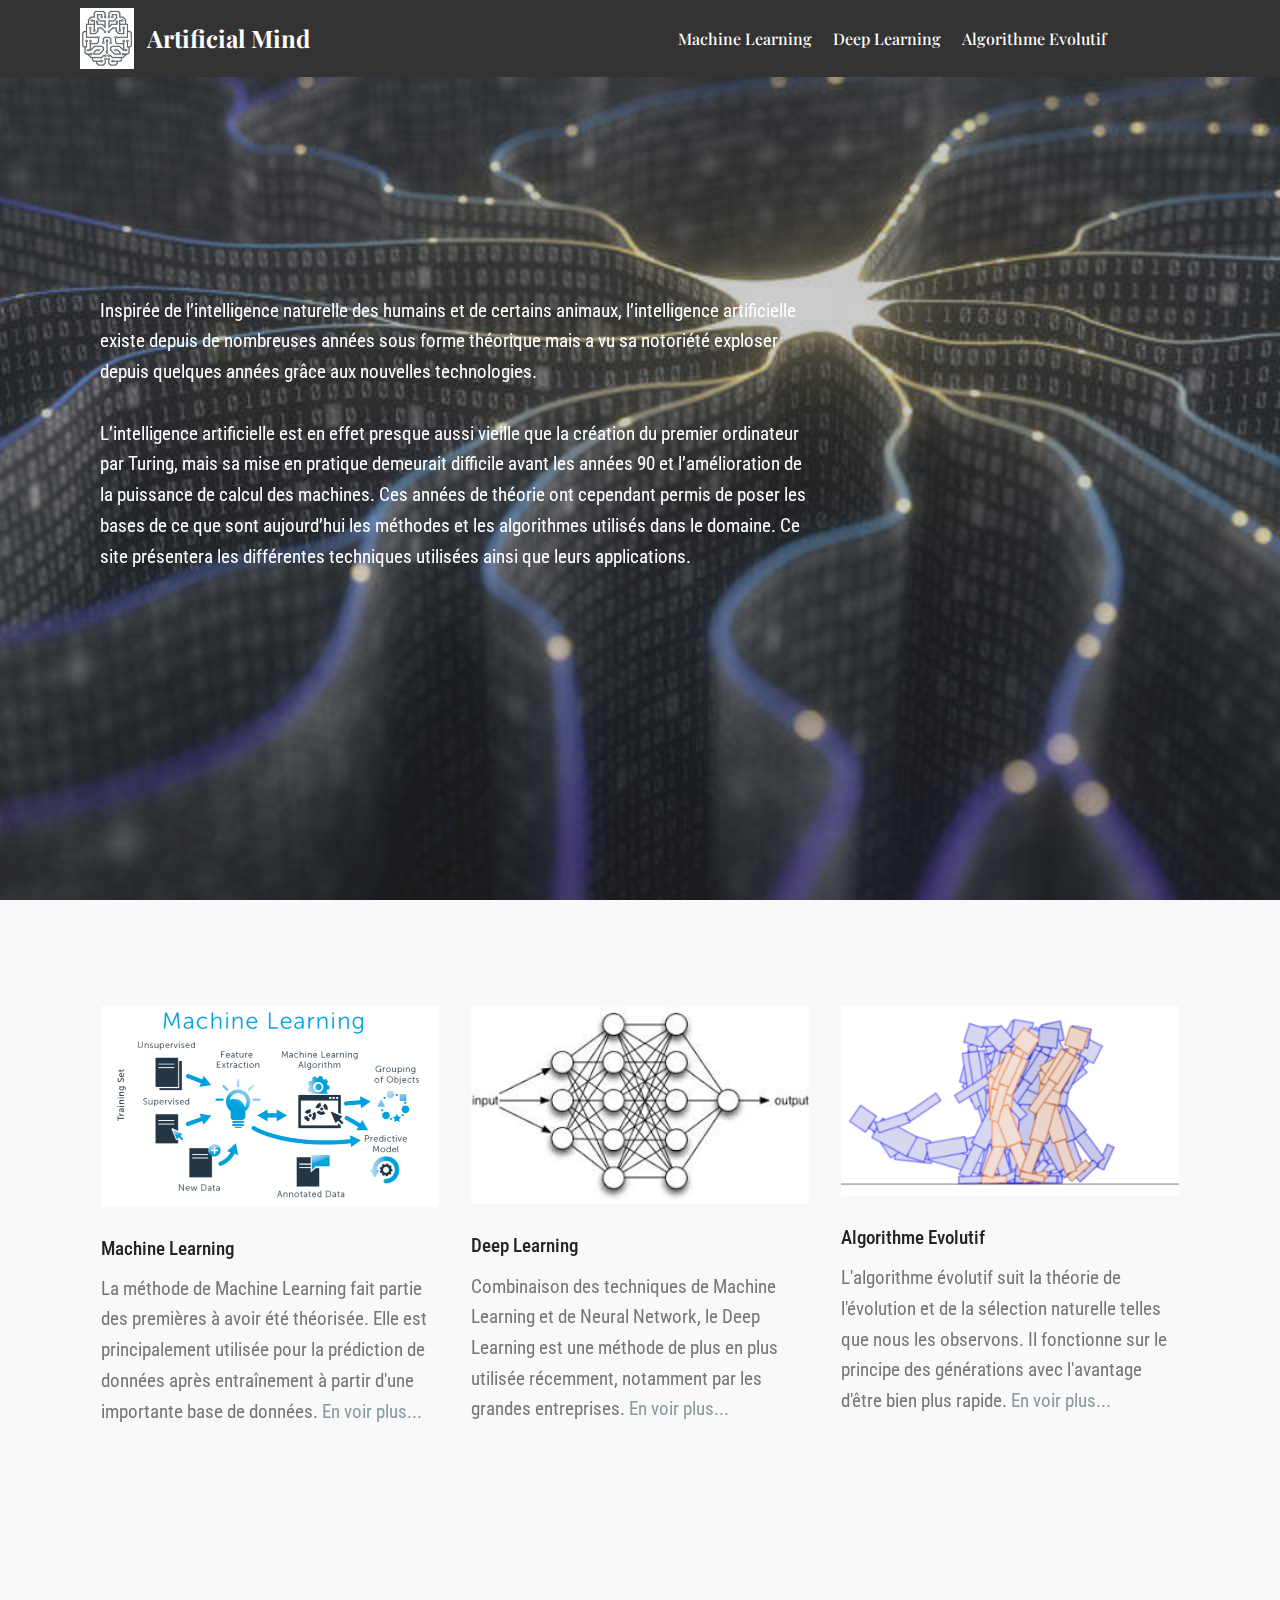
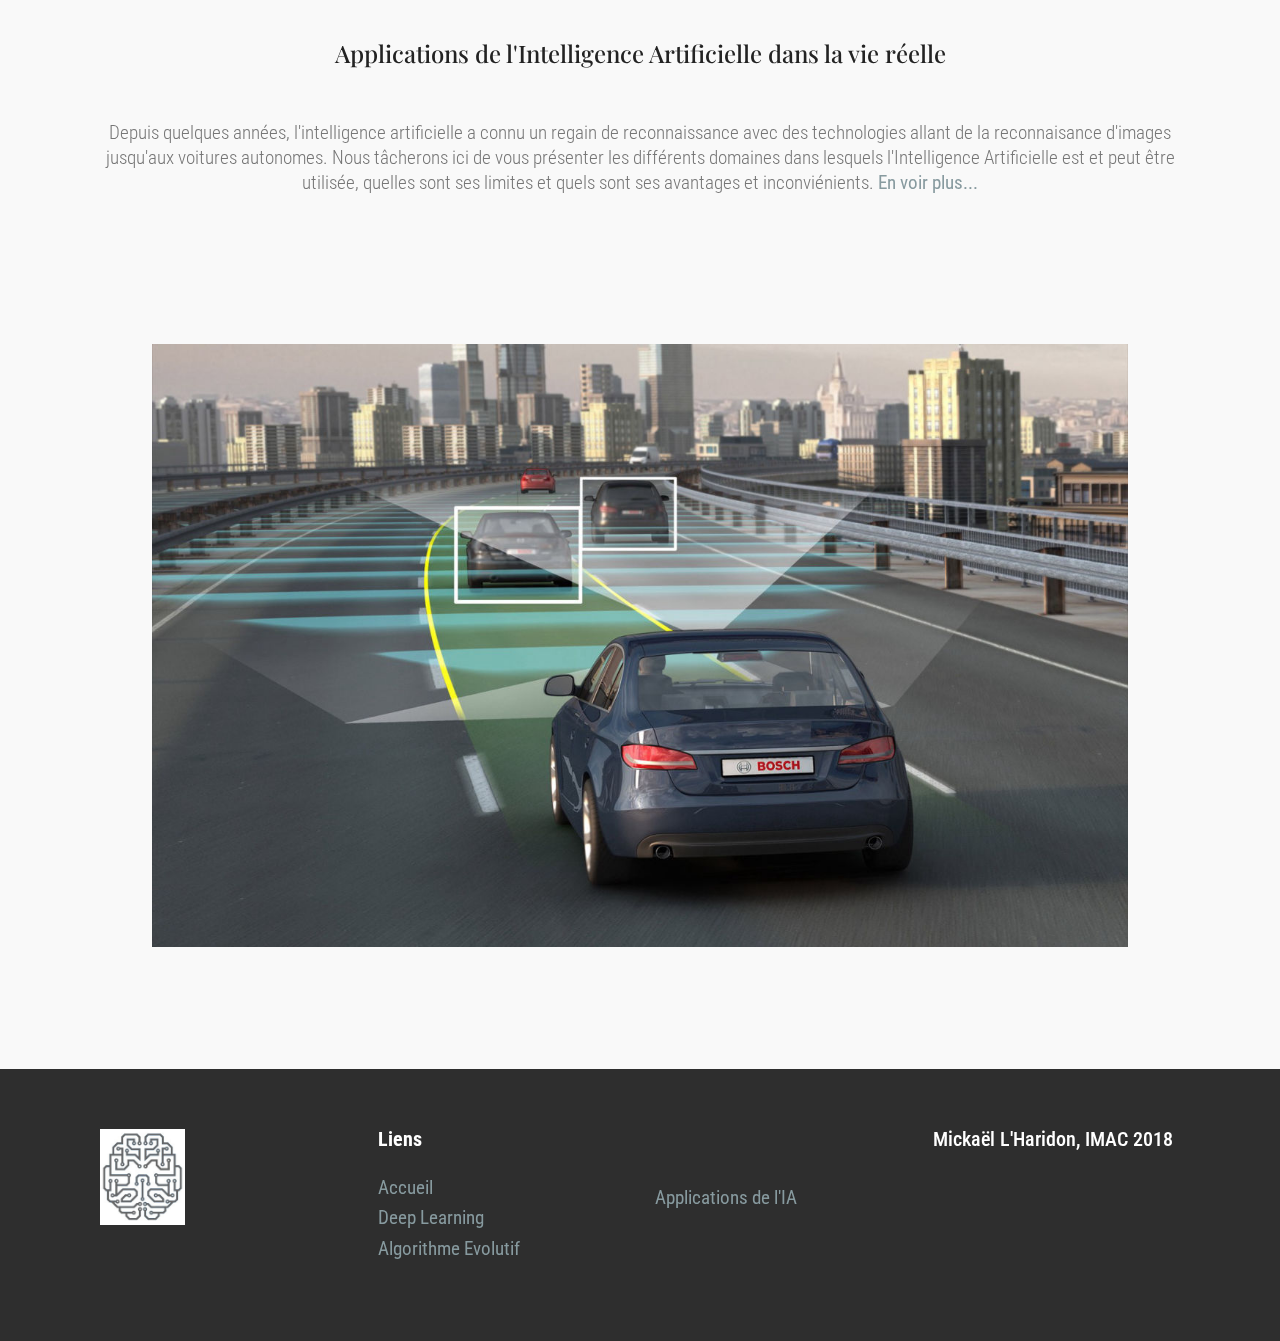
<file: index.html>
<!DOCTYPE html>
<html >
<head>
  <meta charset="UTF-8">
  <meta http-equiv="X-UA-Compatible" content="IE=edge">
  <meta name="viewport" content="width=device-width, initial-scale=1, minimum-scale=1">
  <link rel="shortcut icon" href="assets/images/brain-logo-2-182x206.jpg" type="image/x-icon">
  <meta name="description" content="Page d'Accueil">
  <title>Accueil</title>
  <link rel="stylesheet" href="assets/web/assets/mobirise-icons/mobirise-icons.css">
  <link rel="stylesheet" href="assets/tether/tether.min.css">
  <link rel="stylesheet" href="assets/bootstrap/css/bootstrap.min.css">
  <link rel="stylesheet" href="assets/bootstrap/css/bootstrap-grid.min.css">
  <link rel="stylesheet" href="assets/bootstrap/css/bootstrap-reboot.min.css">
  <link rel="stylesheet" href="assets/socicon/css/styles.css">
  <link rel="stylesheet" href="assets/dropdown/css/style.css">
  <link rel="stylesheet" href="assets/theme/css/style.css">
  <link rel="stylesheet" href="assets/mobirise/css/mbr-additional.css" type="text/css">
  
  
  
</head>
<body>
  <section class="menu cid-qQK2dGI2vJ" once="menu" id="menu1-e">

    

    <nav class="navbar navbar-expand beta-menu navbar-dropdown align-items-center navbar-fixed-top navbar-toggleable-sm">
        <button class="navbar-toggler navbar-toggler-right" type="button" data-toggle="collapse" data-target="#navbarSupportedContent" aria-controls="navbarSupportedContent" aria-expanded="false" aria-label="Toggle navigation">
            <div class="hamburger">
                <span></span>
                <span></span>
                <span></span>
                <span></span>
            </div>
        </button>
        <div class="menu-logo">
            <div class="navbar-brand">
                <span class="navbar-logo">
                    
                         <a href="index.html"><img src="assets/images/brain-logo-2-182x206.jpg" alt="Artificial Mind" title="" style="height: 3.8rem;"></a>
                    
                </span>
                <span class="navbar-caption-wrap"><a class="navbar-caption text-white display-5" href="index.html">
                        Artificial Mind</a></span>
            </div>
        </div>
        <div class="collapse navbar-collapse" id="navbarSupportedContent">
            <ul class="navbar-nav nav-dropdown nav-right" data-app-modern-menu="true"><li class="nav-item">
                    <a class="nav-link link text-white display-4" href="machineL_page.html">
                        
                        Machine Learning<br></a>
                </li>
                <li class="nav-item">
                    <a class="nav-link link text-white display-4" href="DeepL_page.html">Deep Learning</a>
                </li><li class="nav-item"><a class="nav-link link text-white display-4" href="AlgoE_page.html">Algorithme Evolutif &nbsp; &nbsp; &nbsp; &nbsp; &nbsp; &nbsp; &nbsp; &nbsp; &nbsp; &nbsp;&nbsp;</a></li></ul>
            
        </div>
    </nav>
</section>

<section class="header9 cid-qQK7aYZ1BT mbr-fullscreen mbr-parallax-background" id="header9-h">

    

    <div class="mbr-overlay" style="opacity: 0.2; background-color: rgb(0, 0, 0);">
    </div>

    <div class="container">
        <div class="media-container-column mbr-white col-md-8">
            
            
            <p class="mbr-text align-left pb-3 mbr-fonts-style display-7">Inspirée de l’intelligence naturelle des humains et de certains animaux, l’intelligence artificielle existe depuis de nombreuses années sous forme théorique mais a vu sa notoriété exploser depuis quelques années grâce aux nouvelles technologies.
<br><br>L’intelligence artificielle est en effet presque aussi vieille que la création du premier ordinateur par Turing, mais sa mise en pratique demeurait difficile avant les années 90 et l’amélioration de la puissance de calcul des machines. Ces années de théorie ont cependant permis de poser les bases de ce que sont aujourd’hui les méthodes et les algorithmes utilisés dans le domaine. Ce site présentera les différentes techniques utilisées ainsi que leurs applications.<br></p>
            
        </div>
    </div>

    
</section>

<section class="features2 cid-qQN3b6R6Pg" id="features2-m">

    

    
    
    <div class="container">
        <div class="media-container-row">
            <div class="card p-3 col-12 col-md-6 col-lg-4">
                <div class="card-wrapper">
                    <div class="card-img">
                        <a href="machineL_page.html"><img src="assets/images/machine-learning-676x401.png" alt="" title=""></a>
                    </div>
                    <div class="card-box">
                        <h4 class="card-title pb-3 mbr-fonts-style display-7">Machine Learning</h4>
                        <p class="mbr-text mbr-fonts-style display-7">
                            La méthode de Machine Learning fait partie des premières à avoir été théorisée. Elle est principalement utilisée pour la prédiction de données après entraînement à partir d'une importante base de données.&nbsp;<a href="machineL_page.html">En voir plus...</a>
                        </p>
                    </div>
                </div>
            </div>

            <div class="card p-3 col-12 col-md-6 col-lg-4">
                <div class="card-wrapper">
                    <div class="card-img">
                        <a href="DeepL_page.html"><img src="assets/images/images-293x172.jpg" alt="" title=""></a>
                    </div>
                    <div class="card-box ">
                        <h4 class="card-title pb-3 mbr-fonts-style display-7">
                            Deep Learning</h4>
                        <p class="mbr-text mbr-fonts-style display-7">Combinaison des techniques de Machine Learning et de Neural Network, le Deep Learning est une méthode de plus en plus utilisée récemment, notamment par les grandes entreprises. <a href="DeepL_page.html">En voir plus...</a>
                        </p>
                    </div>
                </div>
            </div>

            <div class="card p-3 col-12 col-md-6 col-lg-4">
                <div class="card-wrapper">
                    <div class="card-img">
                        <a href="AlgoE_page.html"><img src="assets/images/1-udewe-pr5j6rolwtqafsaq-619x224.png" alt="" title=""></a>
                    </div>
                    <div class="card-box">
                        <h4 class="card-title pb-3 mbr-fonts-style display-7">Algorithme Evolutif</h4>
                        <p class="mbr-text mbr-fonts-style display-7">
                            L'algorithme évolutif suit la théorie de l'évolution et de la sélection naturelle telles que nous les observons. Il fonctionne sur le principe des générations avec l'avantage d'être bien plus rapide.&nbsp;<a href="AlgoE_page.html">En voir plus...</a>
                        </p>
                    </div>
                </div>
            </div>

            
        </div>
    </div>
</section>

<section class="features14 cid-qQOQgorsTG" id="features14-16">
    
    

    
    <div class="container align-center">
        <h2 class="mbr-section-title pb-3 mbr-fonts-style display-5">
            Applications de l'Intelligence Artificielle dans la vie réelle<br><br></h2>
        <h3 class="mbr-section-subtitle pb-5 mbr-fonts-style display-7">Depuis quelques années, l'intelligence artificielle a connu un regain de reconnaissance avec des technologies allant de la reconnaisance d'images jusqu'aux voitures autonomes. Nous tâcherons ici de vous présenter les différents domaines dans lesquels l'Intelligence Artificielle est et peut être utilisée, quelles sont ses limites et quels sont ses avantages et inconviénients. <a href="applications_page.html">En voir plus...</a></h3>
        <div class="media-container-column">
            <div class="row justify-content-center">
                <div class="card p-4 col-12 col-md-6 col-lg-4">
                    <div class="media pb-3">
                        
                        <div class="media-body">
                            <h4 class="card-title py-2 align-left mbr-fonts-style display-5"></h4>
                        </div>
                    </div>                
                    <div class="card-box align-left">
                        
                    </div>
                </div>

                <div class="card p-4 col-12 col-md-6 col-lg-4">
                <div class="media pb-3">
                    
                    <div class="media-body">
                        <h4 class="card-title py-2 align-left mbr-fonts-style display-7"></h4>
                    </div>
                </div>
                    <div class="card-box align-left">
                        
                    </div>
                </div>

                <div class="card p-4 col-12 col-md-6 col-lg-4">
                <div class="media pb-3">
                    
                    <div class="media-body">
                        <h4 class="card-title py-2 align-left mbr-fonts-style display-5"></h4>
                    </div>
                </div>
                    <div class="card-box align-left">
                        
                    </div>
                </div>

                
            </div>
            <div class="media-container-row image-row">
                <div class="mbr-figure" style="width: 88%;">
                    <a href="applications_page.html"><img src="assets/images/1-58utpvf5lfyw9pprjfagpa-1332x822.jpg" alt="" title=""></a>
                </div>
            </div>
        </div>
    </div>
</section>

<section class="cid-qQOzvAHBX2" id="footer1-13">

    

    

    <div class="container">
        <div class="media-container-row content text-white">
            <div class="col-12 col-md-3">
                <div class="media-wrap">
                    <a href="index.html">
                        <img src="assets/images/brain-logo-2-192x218.jpg" alt="Artificial Mind" title="">
                    </a>
                </div>
            </div>
            <div class="col-12 col-md-3 mbr-fonts-style display-7">
                <h5 class="pb-3"><strong>
                    Liens</strong><br></h5>
                <p class="mbr-text">
                    <a href="index.html">Accueil &nbsp; &nbsp; &nbsp; &nbsp; &nbsp; &nbsp; &nbsp; &nbsp; &nbsp; &nbsp;</a><br><a href="DeepL_page.html">Deep Learning</a><br><a href="AlgoE_page.html">Algorithme Evolutif</a></p>
            </div>
            <div class="col-12 col-md-3 mbr-fonts-style display-7">
                <h5 class="pb-3"></h5>
                <p class="mbr-text">&nbsp; &nbsp; &nbsp; &nbsp; &nbsp; &nbsp; &nbsp; &nbsp;&nbsp;<br><a href="applications_page.html">Applications&nbsp;de l'IA</a></p>
            </div>
            <div class="col-12 col-md-3 mbr-fonts-style display-7">
                <h5 class="pb-3">Mickaël L'Haridon, IMAC 2018</h5>
                <p class="mbr-text"><br><br><br></p>
            </div>
        </div>
        
    </div>
</section>


  <script src="assets/web/assets/jquery/jquery.min.js"></script>
  <script src="assets/popper/popper.min.js"></script>
  <script src="assets/tether/tether.min.js"></script>
  <script src="assets/bootstrap/js/bootstrap.min.js"></script>
  <script src="assets/dropdown/js/script.min.js"></script>
  <script src="assets/touchswipe/jquery.touch-swipe.min.js"></script>
  <script src="assets/parallax/jarallax.min.js"></script>
  <script src="assets/smoothscroll/smooth-scroll.js"></script>
  <script src="assets/theme/js/script.js"></script>
  
  
</body>
</html>
</file>
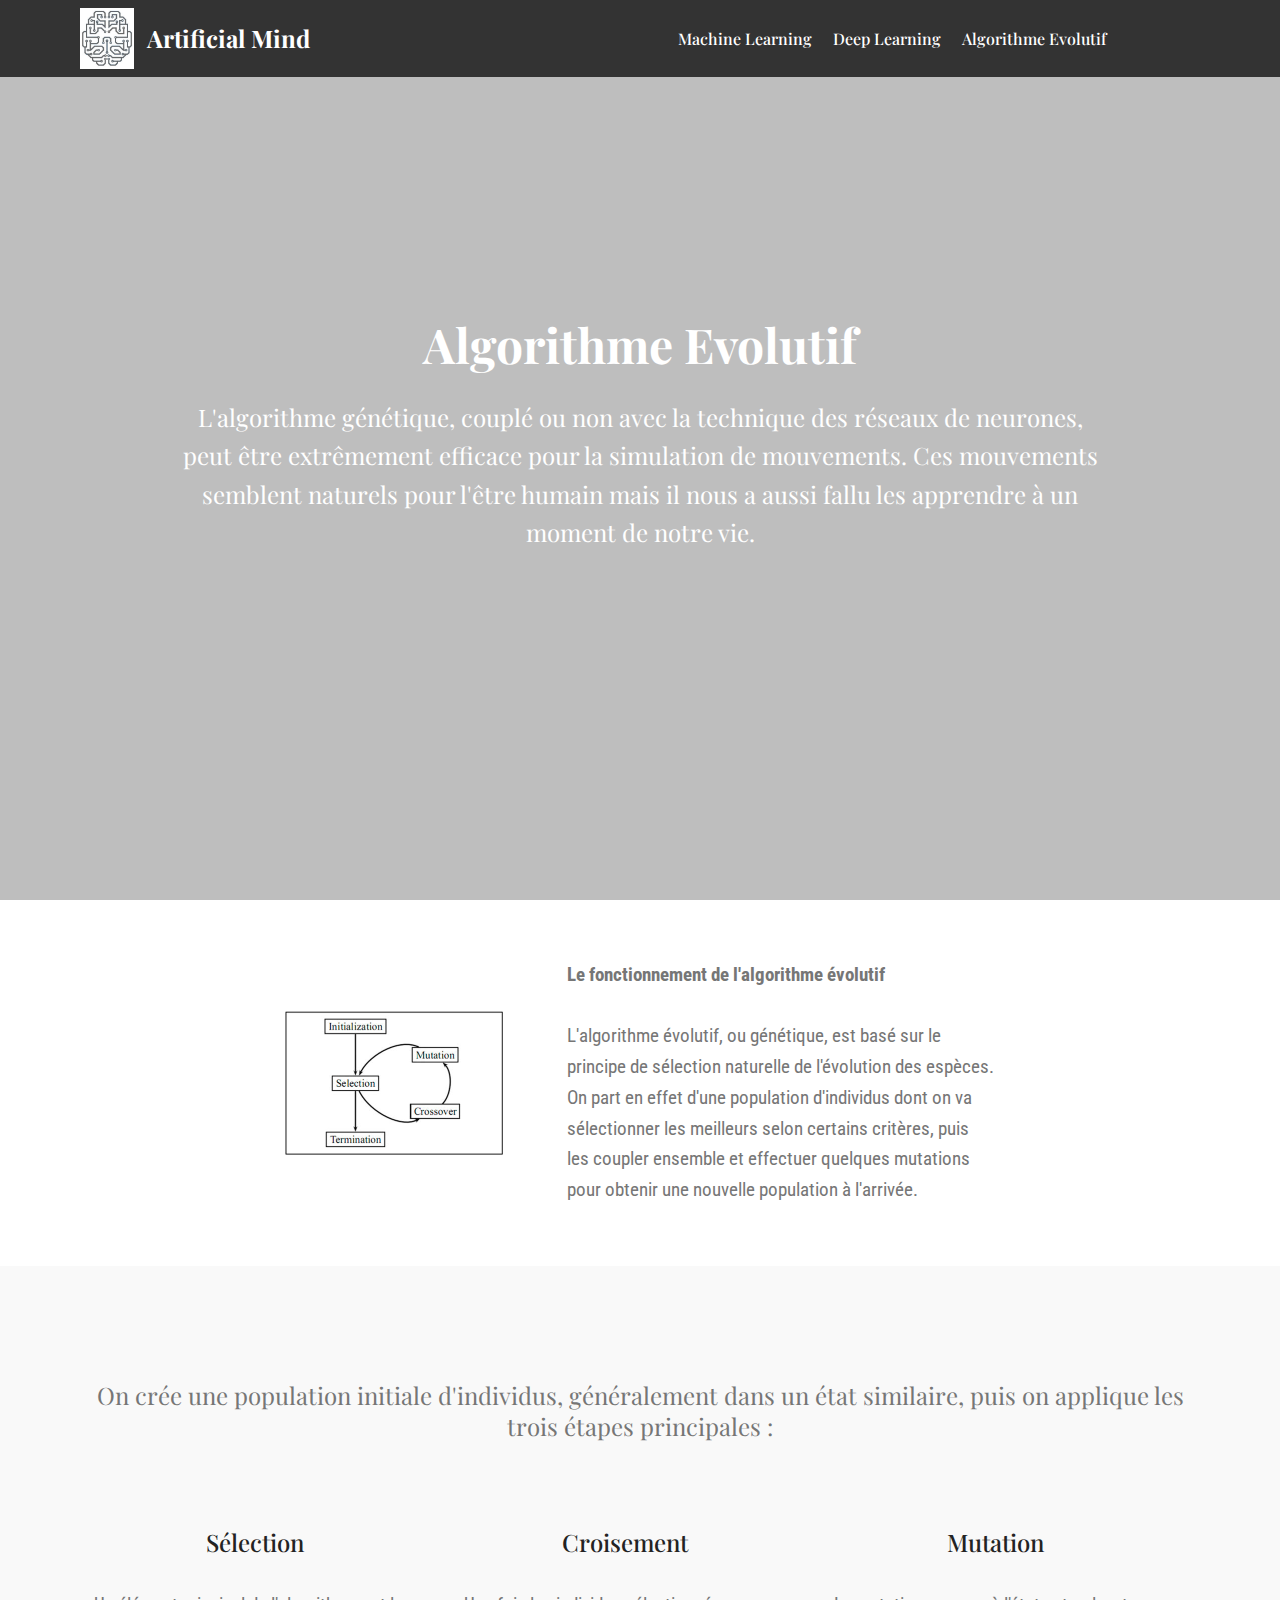
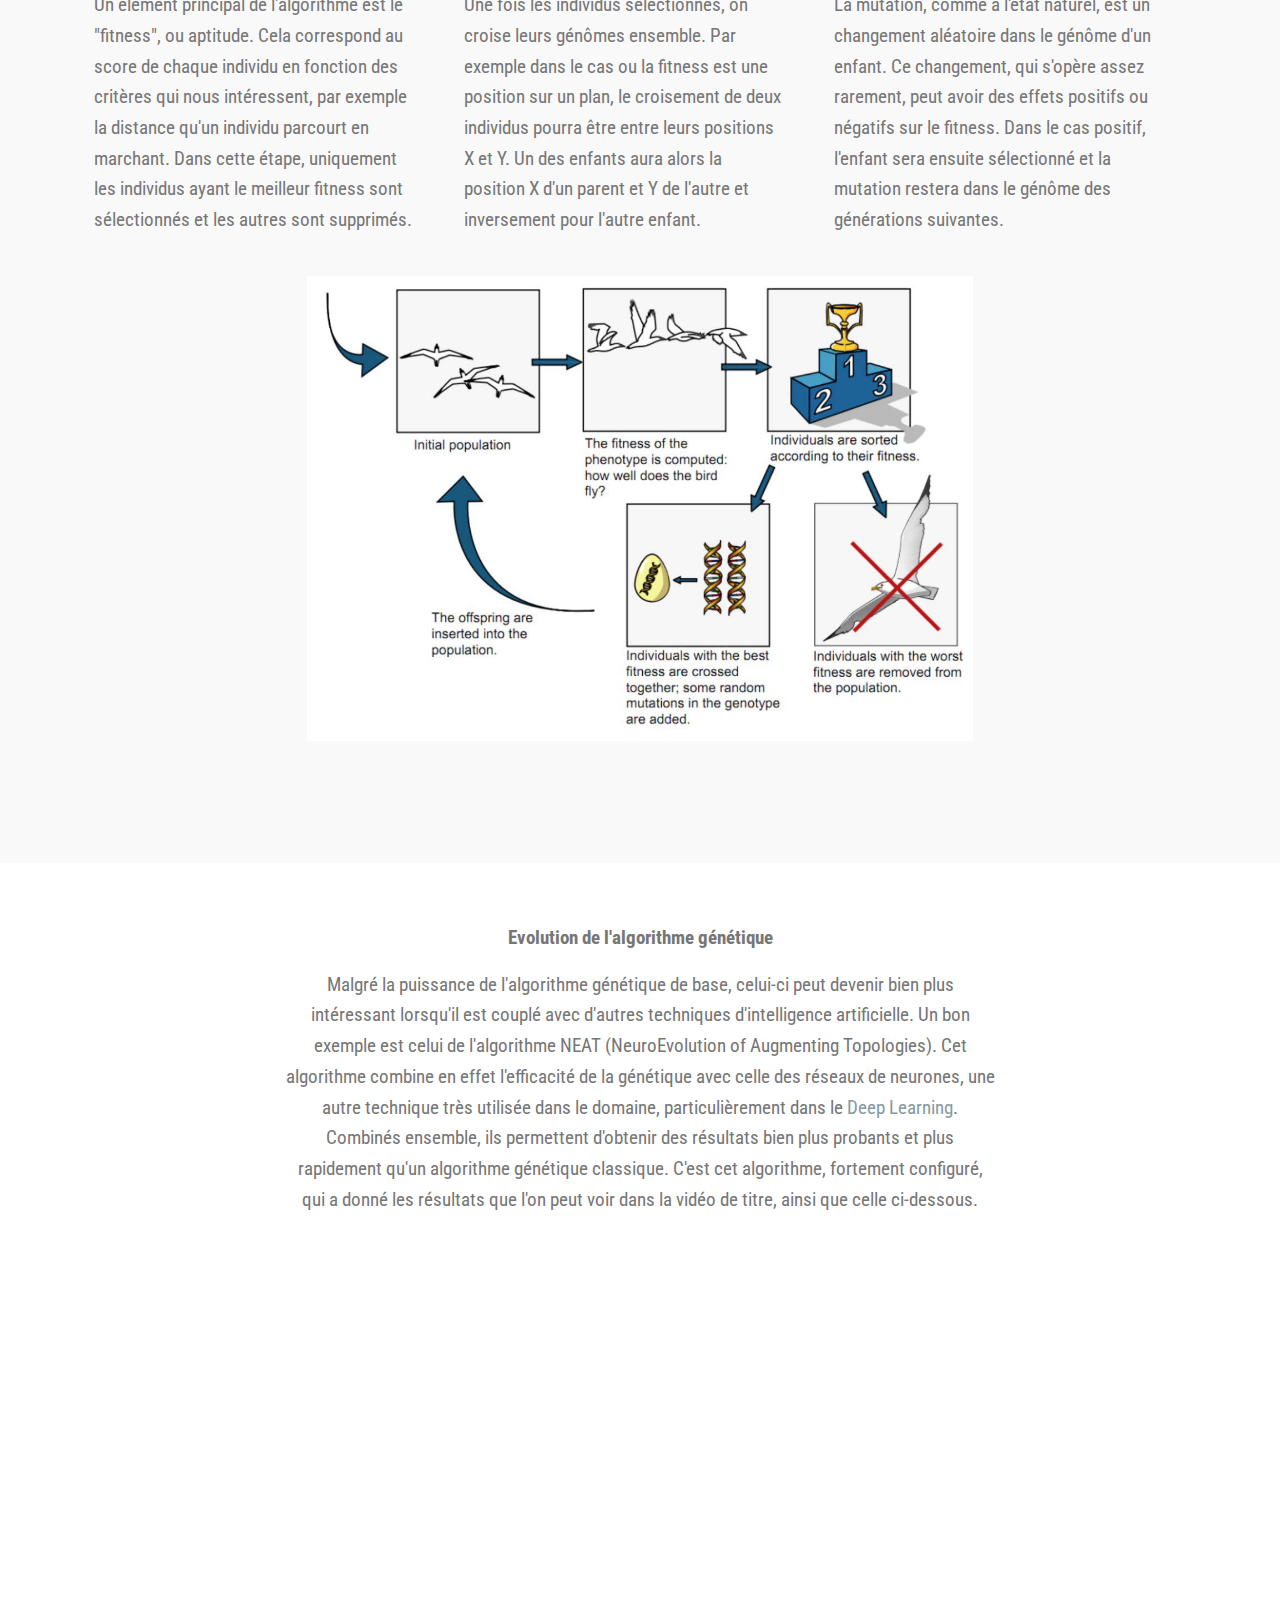
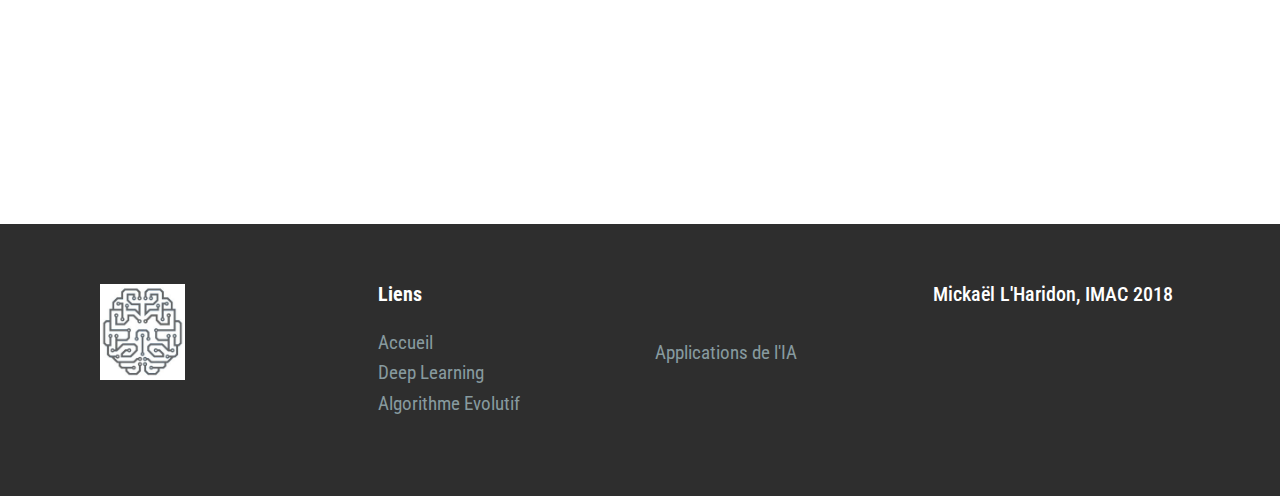
<file: AlgoE_page.html>
<!DOCTYPE html>
<html >
<head>
  <meta charset="UTF-8">
  <meta http-equiv="X-UA-Compatible" content="IE=edge">
  <meta name="viewport" content="width=device-width, initial-scale=1, minimum-scale=1">
  <link rel="shortcut icon" href="assets/images/brain-logo-2-182x206.jpg" type="image/x-icon">
  <meta name="description" content="Définition et applications de l'Algorithme Evolutif">
  <title>Algorithme Evolutif</title>
  <link rel="stylesheet" href="assets/web/assets/mobirise-icons/mobirise-icons.css">
  <link rel="stylesheet" href="assets/tether/tether.min.css">
  <link rel="stylesheet" href="assets/bootstrap/css/bootstrap.min.css">
  <link rel="stylesheet" href="assets/bootstrap/css/bootstrap-grid.min.css">
  <link rel="stylesheet" href="assets/bootstrap/css/bootstrap-reboot.min.css">
  <link rel="stylesheet" href="assets/socicon/css/styles.css">
  <link rel="stylesheet" href="assets/dropdown/css/style.css">
  <link rel="stylesheet" href="assets/theme/css/style.css">
  <link rel="stylesheet" href="assets/mobirise/css/mbr-additional.css" type="text/css">
  
  
  
</head>
<body>
  <section class="menu cid-qQK2dGI2vJ" once="menu" id="menu1-k">

    

    <nav class="navbar navbar-expand beta-menu navbar-dropdown align-items-center navbar-fixed-top navbar-toggleable-sm">
        <button class="navbar-toggler navbar-toggler-right" type="button" data-toggle="collapse" data-target="#navbarSupportedContent" aria-controls="navbarSupportedContent" aria-expanded="false" aria-label="Toggle navigation">
            <div class="hamburger">
                <span></span>
                <span></span>
                <span></span>
                <span></span>
            </div>
        </button>
        <div class="menu-logo">
            <div class="navbar-brand">
                <span class="navbar-logo">
                    
                         <a href="index.html"><img src="assets/images/brain-logo-2-182x206.jpg" alt="Artificial Mind" title="" style="height: 3.8rem;"></a>
                    
                </span>
                <span class="navbar-caption-wrap"><a class="navbar-caption text-white display-5" href="index.html">
                        Artificial Mind</a></span>
            </div>
        </div>
        <div class="collapse navbar-collapse" id="navbarSupportedContent">
            <ul class="navbar-nav nav-dropdown nav-right" data-app-modern-menu="true"><li class="nav-item">
                    <a class="nav-link link text-white display-4" href="machineL_page.html">
                        
                        Machine Learning<br></a>
                </li>
                <li class="nav-item">
                    <a class="nav-link link text-white display-4" href="DeepL_page.html">Deep Learning</a>
                </li><li class="nav-item"><a class="nav-link link text-white display-4" href="AlgoE_page.html">Algorithme Evolutif &nbsp; &nbsp; &nbsp; &nbsp; &nbsp; &nbsp; &nbsp; &nbsp; &nbsp; &nbsp;&nbsp;</a></li></ul>
            
        </div>
    </nav>
</section>

<section class="header6 cid-qQNUgZrNcR mbr-fullscreen" data-bg-video="https://www.youtube.com/watch?v=pgaEE27nsQw" id="header6-q">

    

    <div class="mbr-overlay" style="opacity: 0.2; background-color: rgb(0, 0, 0);">
    </div>

    <div class="container">
        <div class="row justify-content-md-center">
            <div class="mbr-white col-md-10">
                <h1 class="mbr-section-title align-center mbr-bold pb-3 mbr-fonts-style display-2">
                    Algorithme Evolutif</h1>
                <p class="mbr-text align-center pb-3 mbr-fonts-style display-5">
                    L'algorithme génétique, couplé ou non avec la technique des réseaux de neurones, peut être extrêmement efficace pour la simulation de mouvements. Ces mouvements semblent naturels pour l'être humain mais il nous a aussi fallu les apprendre à un moment de notre vie.</p>
                
            </div>
        </div>
    </div>

    
</section>

<section class="mbr-section content6 cid-qQP7o4qiBK" id="content6-17">
    
     
    
    <div class="container">
        <div class="media-container-row">
            <div class="col-12 col-md-8">
                <div class="media-container-row">
                    <div class="mbr-figure" style="width: 60%;">
                      <img src="assets/images/genetic-algorithm-tree-basic-steps-of-ga-selection-crossover-and-mutation-436x287.jpg" alt="" title="">  
                    </div>
                    <div class="media-content">
                        <div class="mbr-section-text">
                            <p class="mbr-text mb-0 mbr-fonts-style display-7"><strong>Le fonctionnement de l'algorithme évolutif</strong><br><strong><br></strong>L'algorithme évolutif, ou génétique, est basé sur le principe de sélection naturelle de l'évolution des espèces. On part en effet d'une population d'individus dont on va sélectionner les meilleurs selon certains critères, puis les coupler ensemble et effectuer quelques mutations pour obtenir une nouvelle population à l'arrivée.</p>
                        </div>
                    </div>
                </div>
            </div>
        </div>
    </div>
</section>

<section class="features14 cid-qQP8NjiXk5" id="features14-18">
    
    

    
    <div class="container align-center">
        <h2 class="mbr-section-title pb-3 mbr-fonts-style display-2"></h2>
        <h3 class="mbr-section-subtitle pb-5 mbr-fonts-style display-5">
            On crée une population initiale d'individus, généralement dans un état similaire, puis on applique les trois étapes principales :</h3>
        <div class="media-container-column">
            <div class="row justify-content-center">
                <div class="card p-4 col-12 col-md-6 col-lg-4">
                    <div class="media pb-3">
                        
                        <div class="media-body">
                            <h4 class="card-title py-2 align-left mbr-fonts-style display-5">
                                Sélection</h4>
                        </div>
                    </div>                
                    <div class="card-box align-left">
                        <p class="mbr-text mbr-fonts-style display-7">
                           Un élément principal de l'algorithme est le "fitness", ou aptitude. Cela correspond au score de chaque individu en fonction des critères qui nous intéressent, par exemple la distance qu'un individu parcourt en marchant. Dans cette étape, uniquement les individus ayant le meilleur fitness sont sélectionnés et les autres sont supprimés.</p>
                    </div>
                </div>

                <div class="card p-4 col-12 col-md-6 col-lg-4">
                <div class="media pb-3">
                    
                    <div class="media-body">
                        <h4 class="card-title py-2 align-left mbr-fonts-style display-5">
                                Croisement</h4>
                    </div>
                </div>
                    <div class="card-box align-left">
                        <p class="mbr-text mbr-fonts-style display-7">
                            Une fois les individus sélectionnés, on croise leurs génômes ensemble. Par exemple dans le cas ou la fitness est une position sur un plan, le croisement de deux individus pourra être entre leurs positions X et Y. Un des enfants aura alors la position X d'un parent et Y de l'autre et inversement pour l'autre enfant.</p>
                    </div>
                </div>

                <div class="card p-4 col-12 col-md-6 col-lg-4">
                <div class="media pb-3">
                    
                    <div class="media-body">
                        <h4 class="card-title py-2 align-left mbr-fonts-style display-5">
                            Mutation</h4>
                    </div>
                </div>
                    <div class="card-box align-left">
                        <p class="mbr-text mbr-fonts-style display-7">
                           La mutation, comme à l'état naturel, est un changement aléatoire dans le génôme d'un enfant. Ce changement, qui s'opère assez rarement, peut avoir des effets positifs ou négatifs sur le fitness. Dans le cas positif, l'enfant sera ensuite sélectionné et la mutation restera dans le génôme des générations suivantes.</p>
                    </div>
                </div>

                
            </div>
            <div class="media-container-row image-row">
                <div class="mbr-figure" style="width: 60%;">
                    <img src="assets/images/1-2kpd1gyse1akcl6ms4yvpg-1200x838.jpg" alt="" title="">
                </div>
            </div>
        </div>
    </div>
</section>

<section class="mbr-section article content1 cid-qQPiLq2RHo" id="content1-1a">
    
     

    <div class="container">
        <div class="media-container-row">
            <div class="mbr-text col-12 col-md-8 mbr-fonts-style display-7"><p>
                <strong> Evolution de l'algorithme génétique</strong></p><p>Malgré la puissance de l'algorithme génétique de base, celui-ci peut devenir bien plus intéressant lorsqu'il est couplé avec d'autres techniques d'intelligence artificielle. Un bon exemple est celui de l'algorithme NEAT (NeuroEvolution of Augmenting Topologies). Cet algorithme combine en effet l'efficacité de la génétique avec celle des réseaux de neurones, une autre technique très utilisée dans le domaine, particulièrement dans le <a href="DeepL_page.html">Deep Learning</a>. Combinés ensemble, ils permettent d'obtenir des résultats bien plus probants et plus rapidement qu'un algorithme génétique classique. C'est cet algorithme, fortement configuré, qui a donné les résultats que l'on peut voir dans la vidéo de titre, ainsi que celle ci-dessous.</p></div>
        </div>
    </div>
</section>

<section class="cid-qQPiHxDVAv" id="video1-19">

    
    
    <figure class="mbr-figure align-center container">
        <div class="video-block" style="width: 66%;">
            <div><iframe class="mbr-embedded-video" src="https://www.youtube.com/embed/qv6UVOQ0F44?rel=0&amp;amp;showinfo=0&amp;autoplay=0&amp;loop=0" width="1280" height="720" frameborder="0" allowfullscreen></iframe></div>
        </div>
    </figure>
</section>

<section class="cid-qQPlXyucZY" id="footer1-1c">

    

    

    <div class="container">
        <div class="media-container-row content text-white">
            <div class="col-12 col-md-3">
                <div class="media-wrap">
                    <a href="index.html">
                        <img src="assets/images/brain-logo-2-192x218.jpg" alt="Artificial Mind" title="">
                    </a>
                </div>
            </div>
            <div class="col-12 col-md-3 mbr-fonts-style display-7">
                <h5 class="pb-3"><strong>
                    Liens</strong><br></h5>
                <p class="mbr-text">
                    <a href="index.html">Accueil &nbsp; &nbsp; &nbsp; &nbsp; &nbsp; &nbsp; &nbsp; &nbsp; &nbsp; &nbsp;</a><br><a href="DeepL_page.html">Deep Learning</a><br><a href="AlgoE_page.html">Algorithme Evolutif</a></p>
            </div>
            <div class="col-12 col-md-3 mbr-fonts-style display-7">
                <h5 class="pb-3"></h5>
                <p class="mbr-text">&nbsp; &nbsp; &nbsp; &nbsp; &nbsp; &nbsp; &nbsp; &nbsp;&nbsp;<br><a href="applications_page.html">Applications&nbsp;de l'IA</a></p>
            </div>
            <div class="col-12 col-md-3 mbr-fonts-style display-7">
                <h5 class="pb-3">Mickaël L'Haridon, IMAC 2018</h5>
                <p class="mbr-text"><br><br><br></p>
            </div>
        </div>
        
    </div>
</section>


  <script src="assets/web/assets/jquery/jquery.min.js"></script>
  <script src="assets/popper/popper.min.js"></script>
  <script src="assets/tether/tether.min.js"></script>
  <script src="assets/bootstrap/js/bootstrap.min.js"></script>
  <script src="assets/smoothscroll/smooth-scroll.js"></script>
  <script src="assets/touchswipe/jquery.touch-swipe.min.js"></script>
  <script src="assets/ytplayer/jquery.mb.ytplayer.min.js"></script>
  <script src="assets/vimeoplayer/jquery.mb.vimeo_player.js"></script>
  <script src="assets/dropdown/js/script.min.js"></script>
  <script src="assets/theme/js/script.js"></script>
  
  
</body>
</html>
</file>
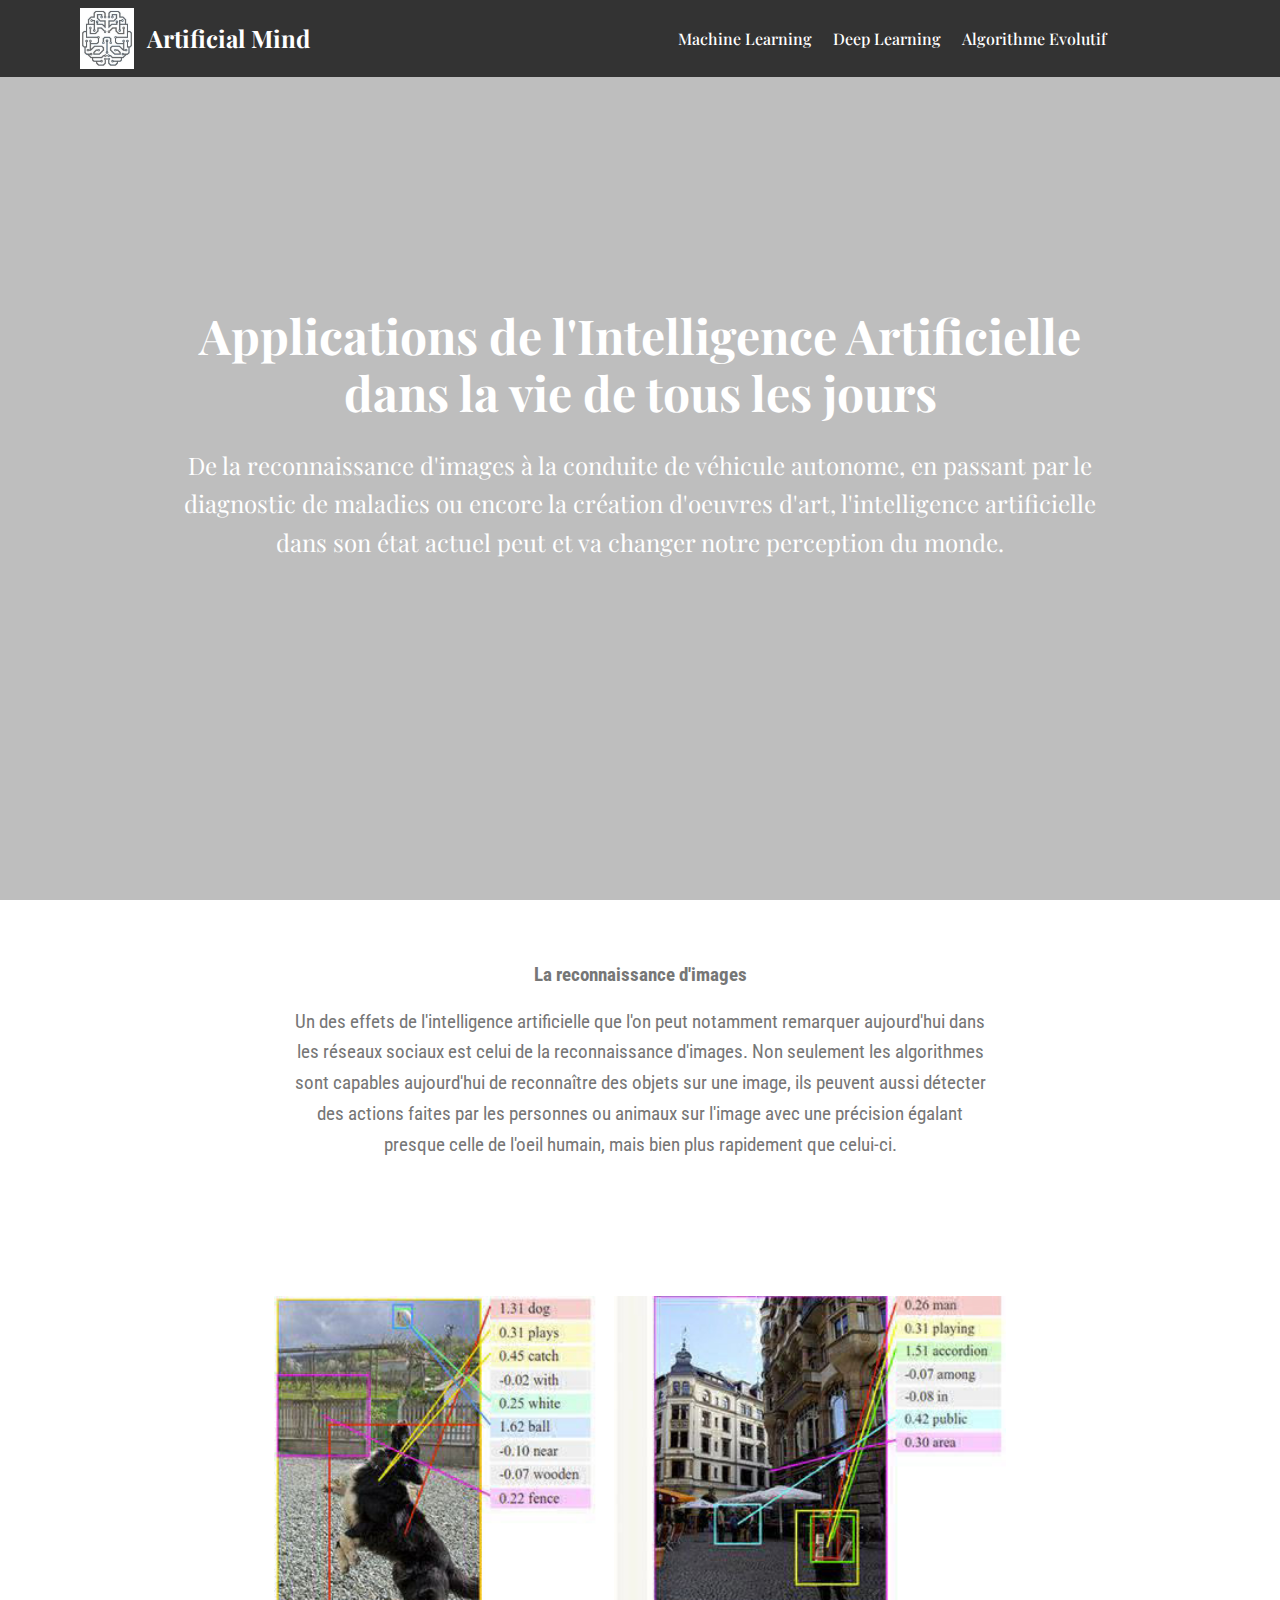
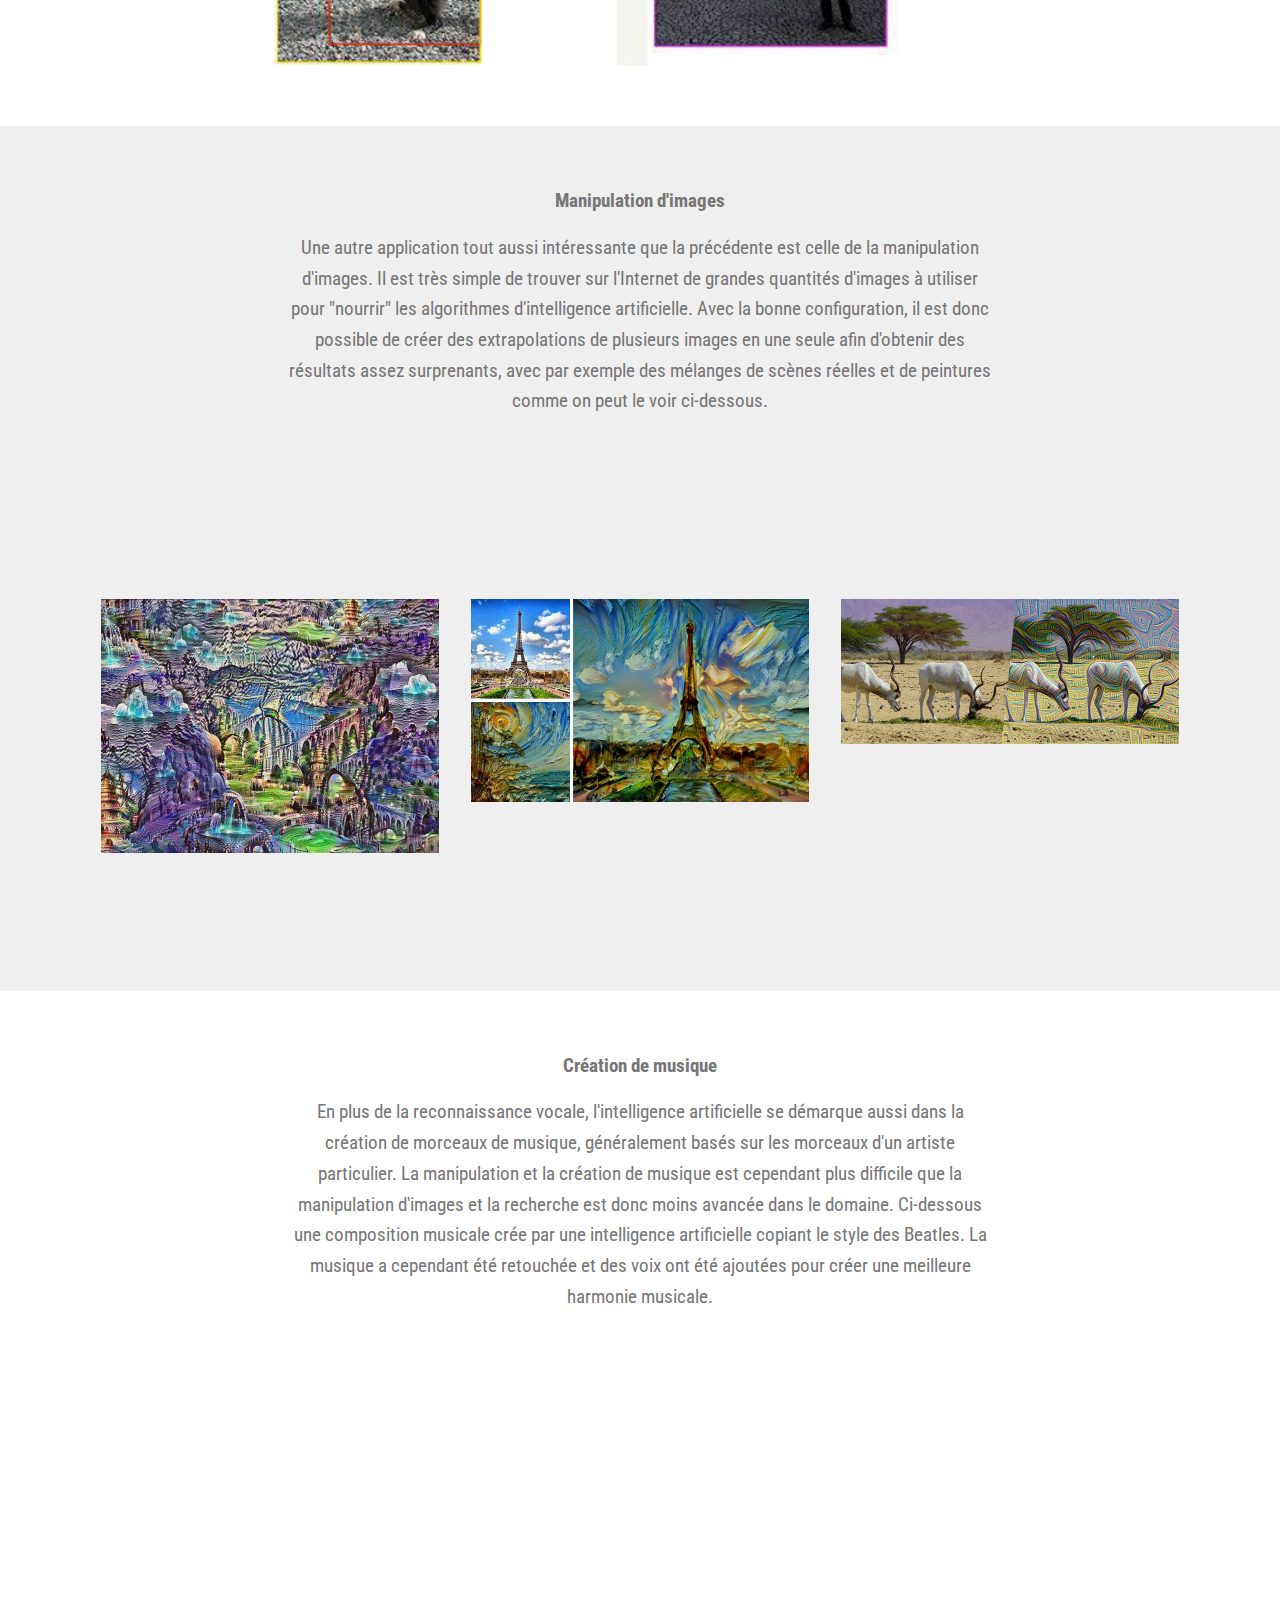
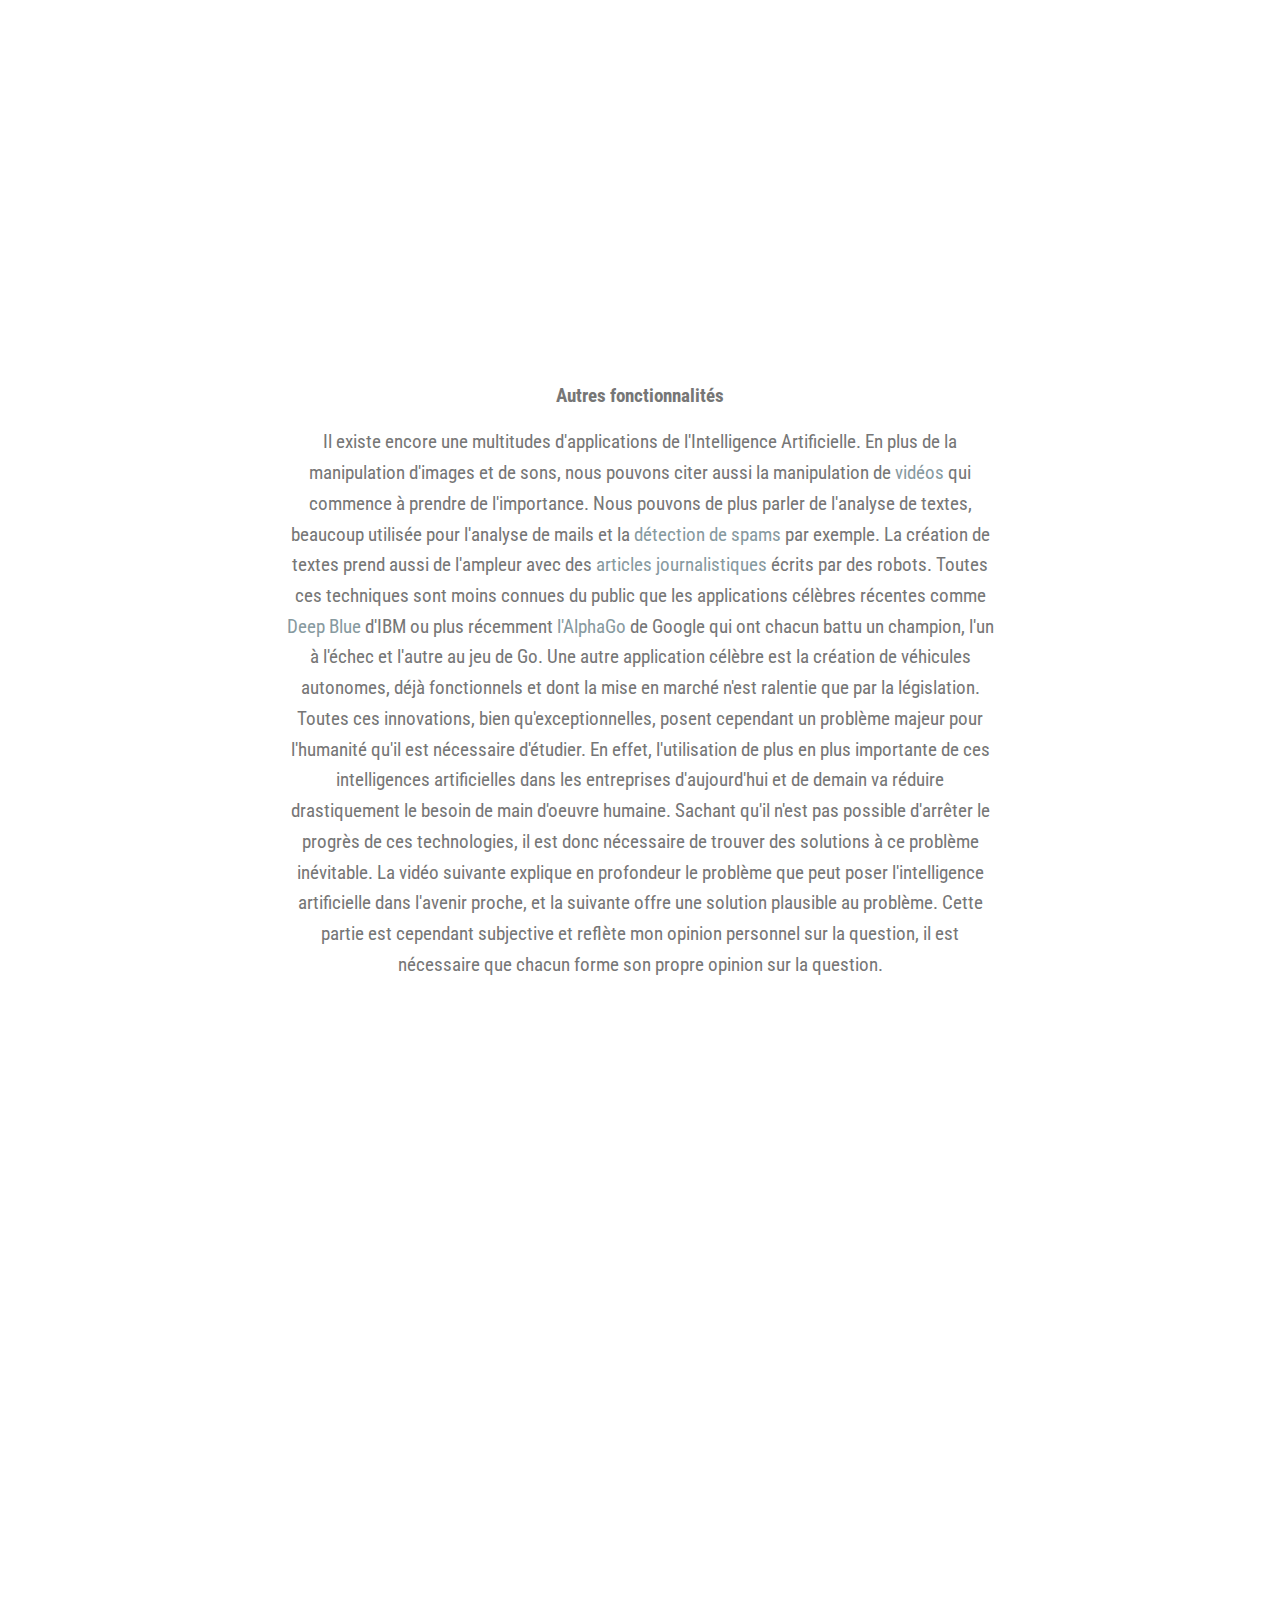
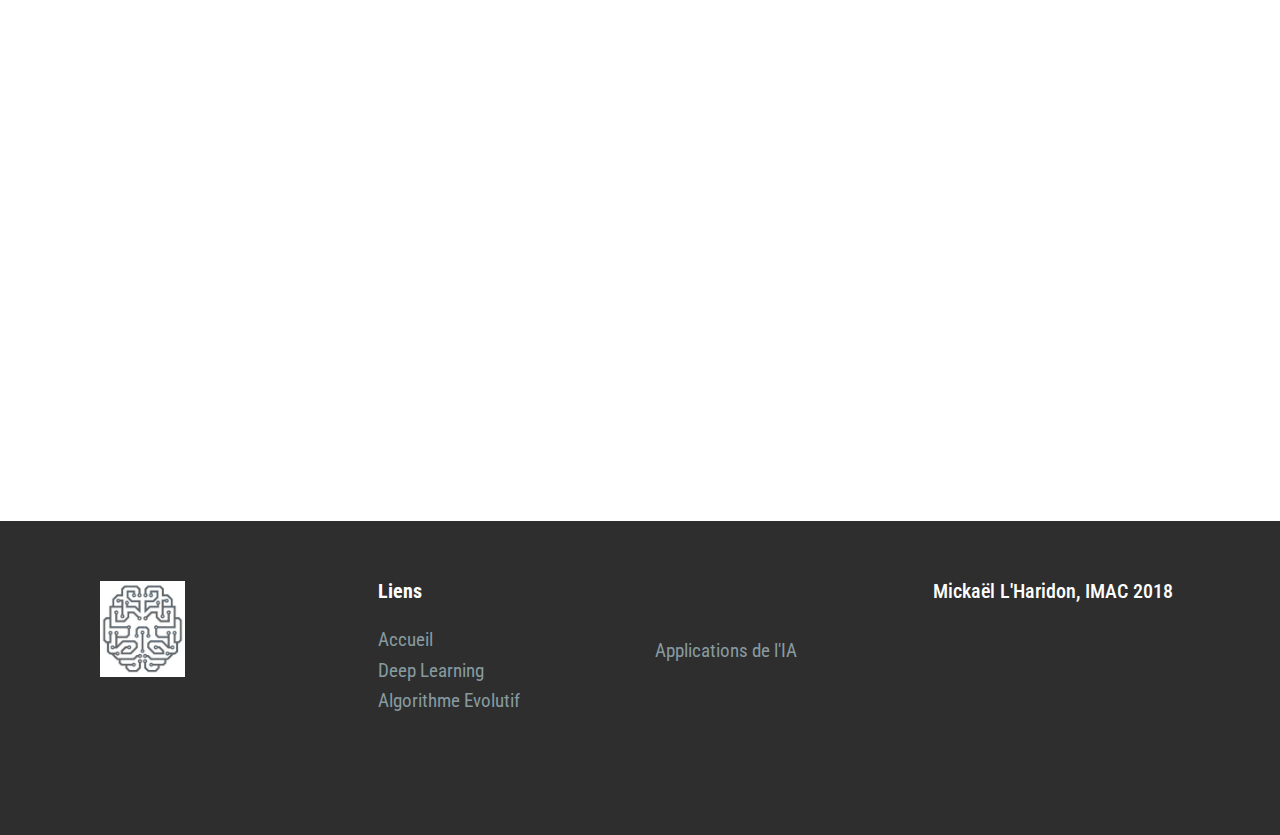
<file: applications_page.html>
<!DOCTYPE html>
<html >
<head>
  <meta charset="UTF-8">
  <meta http-equiv="X-UA-Compatible" content="IE=edge">
  <meta name="viewport" content="width=device-width, initial-scale=1, minimum-scale=1">
  <link rel="shortcut icon" href="assets/images/brain-logo-2-182x206.jpg" type="image/x-icon">
  <meta name="description" content="Applications des différentes méthodes d'Intelligence Artificielle dans la vie réelle.">
  <title>Applications de l'IA</title>
  <link rel="stylesheet" href="assets/web/assets/mobirise-icons/mobirise-icons.css">
  <link rel="stylesheet" href="assets/tether/tether.min.css">
  <link rel="stylesheet" href="assets/bootstrap/css/bootstrap.min.css">
  <link rel="stylesheet" href="assets/bootstrap/css/bootstrap-grid.min.css">
  <link rel="stylesheet" href="assets/bootstrap/css/bootstrap-reboot.min.css">
  <link rel="stylesheet" href="assets/socicon/css/styles.css">
  <link rel="stylesheet" href="assets/dropdown/css/style.css">
  <link rel="stylesheet" href="assets/theme/css/style.css">
  <link rel="stylesheet" href="assets/mobirise/css/mbr-additional.css" type="text/css">
  
  
  
</head>
<body>
  <section class="menu cid-qQK2dGI2vJ" once="menu" id="menu1-p">

    

    <nav class="navbar navbar-expand beta-menu navbar-dropdown align-items-center navbar-fixed-top navbar-toggleable-sm">
        <button class="navbar-toggler navbar-toggler-right" type="button" data-toggle="collapse" data-target="#navbarSupportedContent" aria-controls="navbarSupportedContent" aria-expanded="false" aria-label="Toggle navigation">
            <div class="hamburger">
                <span></span>
                <span></span>
                <span></span>
                <span></span>
            </div>
        </button>
        <div class="menu-logo">
            <div class="navbar-brand">
                <span class="navbar-logo">
                    
                         <a href="index.html"><img src="assets/images/brain-logo-2-182x206.jpg" alt="Artificial Mind" title="" style="height: 3.8rem;"></a>
                    
                </span>
                <span class="navbar-caption-wrap"><a class="navbar-caption text-white display-5" href="index.html">
                        Artificial Mind</a></span>
            </div>
        </div>
        <div class="collapse navbar-collapse" id="navbarSupportedContent">
            <ul class="navbar-nav nav-dropdown nav-right" data-app-modern-menu="true"><li class="nav-item">
                    <a class="nav-link link text-white display-4" href="machineL_page.html">
                        
                        Machine Learning<br></a>
                </li>
                <li class="nav-item">
                    <a class="nav-link link text-white display-4" href="DeepL_page.html">Deep Learning</a>
                </li><li class="nav-item"><a class="nav-link link text-white display-4" href="AlgoE_page.html">Algorithme Evolutif &nbsp; &nbsp; &nbsp; &nbsp; &nbsp; &nbsp; &nbsp; &nbsp; &nbsp; &nbsp;&nbsp;</a></li></ul>
            
        </div>
    </nav>
</section>

<section class="header6 cid-qQPMBENxyp mbr-fullscreen" data-bg-video="https://www.youtube.com/watch?v=5lJuEW-5vr8" id="header6-1h">

    

    <div class="mbr-overlay" style="opacity: 0.2; background-color: rgb(0, 0, 0);">
    </div>

    <div class="container">
        <div class="row justify-content-md-center">
            <div class="mbr-white col-md-10">
                <h1 class="mbr-section-title align-center mbr-bold pb-3 mbr-fonts-style display-2">
                    Applications de l'Intelligence Artificielle dans la vie de tous les jours</h1>
                <p class="mbr-text align-center pb-3 mbr-fonts-style display-5">De la reconnaissance d'images à la conduite de véhicule autonome, en passant par le diagnostic de maladies ou encore la création d'oeuvres d'art, l'intelligence artificielle dans son état actuel peut et va changer notre perception du monde.
                </p>
                
            </div>
        </div>
    </div>

    
</section>

<section class="mbr-section article content1 cid-qQPQmL4nXb" id="content1-1m">
    
     

    <div class="container">
        <div class="media-container-row">
            <div class="mbr-text col-12 col-md-8 mbr-fonts-style display-7"><p>
                <strong> La reconnaissance d'images</strong></p><p>Un des effets de l'intelligence artificielle que l'on peut notamment remarquer aujourd'hui dans les réseaux sociaux est celui de la reconnaissance d'images. Non seulement les algorithmes sont capables aujourd'hui de reconnaître des objets sur une image, ils peuvent aussi détecter des actions faites par les personnes ou animaux sur l'image avec une précision égalant presque celle de l'oeil humain, mais bien plus rapidement que celui-ci.</p></div>
        </div>
    </div>
</section>

<section class="cid-qQPQl01Zou" id="image1-1l">

    

    <figure class="mbr-figure container">
            <div class="image-block" style="width: 66%;">
                <img src="assets/images/0be86e56859f5ca73b3feeb3e1ba54db-620x313.jpg" width="1400" alt="" title="">
                
            </div>
    </figure>
</section>

<section class="mbr-section article content1 cid-qQPS7XxK2D" id="content1-1p">
    
     

    <div class="container">
        <div class="media-container-row">
            <div class="mbr-text col-12 col-md-8 mbr-fonts-style display-7"><p>
                <strong> Manipulation d'images</strong></p><p>Une autre application tout aussi intéressante que la précédente est celle de la manipulation d'images. Il est très simple de trouver sur l'Internet de grandes quantités d'images à utiliser pour "nourrir" les algorithmes d'intelligence artificielle. Avec la bonne configuration, il est donc possible de créer des extrapolations de plusieurs images en une seule afin d'obtenir des résultats assez surprenants, avec par exemple des mélanges de scènes réelles et de peintures comme on peut le voir ci-dessous.</p></div>
        </div>
    </div>
</section>

<section class="features2 cid-qQPS3HJ8f7" id="features2-1o">

    

    
    
    <div class="container">
        <div class="media-container-row">
            <div class="card p-3 col-12 col-md-6 col-lg-4">
                <div class="card-wrapper">
                    <div class="card-img">
                        <img src="assets/images/google-ai-dreams-676x507.jpg" alt="" title="">
                    </div>
                    <div class="card-box">
                        
                        
                    </div>
                </div>
            </div>

            <div class="card p-3 col-12 col-md-6 col-lg-4">
                <div class="card-wrapper">
                    <div class="card-img">
                        <img src="assets/images/os8-605x363.jpg" alt="" title="">
                    </div>
                    <div class="card-box ">
                        
                        
                    </div>
                </div>
            </div>

            <div class="card p-3 col-12 col-md-6 col-lg-4">
                <div class="card-wrapper">
                    <div class="card-img">
                        <img src="assets/images/deep-learning-676x289.png" alt="" title="">
                    </div>
                    <div class="card-box">
                        
                        
                    </div>
                </div>
            </div>

            
        </div>
    </div>
</section>

<section class="mbr-section article content1 cid-qQPVX0vLmv" id="content1-1q">
    
     

    <div class="container">
        <div class="media-container-row">
            <div class="mbr-text col-12 col-md-8 mbr-fonts-style display-7"><p>
                <strong> Création de musique</strong></p><p>En plus de la reconnaissance vocale, l'intelligence artificielle se démarque aussi dans la création de morceaux de musique, généralement basés sur les morceaux d'un artiste particulier. La manipulation et la création de musique est cependant plus difficile que la manipulation d'images et la recherche est donc moins avancée dans le domaine. Ci-dessous une composition musicale crée par une intelligence artificielle copiant le style des Beatles. La musique a cependant été retouchée et des voix ont été ajoutées pour créer une meilleure harmonie musicale.</p></div>
        </div>
    </div>
</section>

<section class="cid-qQPW9qqy6Q" id="video1-1s">

    
    
    <figure class="mbr-figure align-center container">
        <div class="video-block" style="width: 66%;">
            <div><iframe class="mbr-embedded-video" src="https://www.youtube.com/embed/LSHZ_b05W7o?rel=0&amp;amp;showinfo=0&amp;autoplay=0&amp;loop=0" width="1280" height="720" frameborder="0" allowfullscreen></iframe></div>
        </div>
    </figure>
</section>

<section class="mbr-section article content1 cid-qQPY3Vd2T3" id="content1-1t">
    
     

    <div class="container">
        <div class="media-container-row">
            <div class="mbr-text col-12 col-md-8 mbr-fonts-style display-7"><p>
                <strong> Autres fonctionnalités</strong></p><p>Il existe encore une multitudes d'applications de l'Intelligence Artificielle. En plus de la manipulation d'images et de sons, nous pouvons citer aussi la manipulation de <a href="https://techcrunch.com/2017/01/19/kristen-stewart-co-authored-a-paper-on-style-transfer-and-the-ai-community-lost-its-mind/?ncid=rss&utm_source=feedburner&utm_medium=feed&utm_campaign=Feed%3A+Techcrunch+%28TechCrunch%29">vidéos </a>qui commence à prendre de l'importance. Nous pouvons de plus parler de l'analyse de textes, beaucoup utilisée pour l'analyse de mails et la <a href="https://www.wired.com/2015/07/google-says-ai-catches-99-9-percent-gmail-spam/">détection de spams</a> par exemple. La création de textes prend aussi de l'ampleur avec des <a href="https://www.wired.com/2015/10/this-news-writing-bot-is-now-free-for-everyone/">articles journalistiques</a> écrits par des robots. Toutes ces techniques sont moins connues du public que les applications célèbres récentes comme <a href="https://en.wikipedia.org/wiki/Deep_Blue_(chess_computer)">Deep Blue</a> d'IBM ou plus récemment&nbsp;<a href="https://deepmind.com/research/alphago/">l'AlphaGo </a>de Google qui ont chacun battu un champion, l'un à l'échec et l'autre au jeu de Go. Une autre application célèbre est la création de véhicules autonomes, déjà fonctionnels et dont la mise en marché n'est ralentie que par la législation. Toutes ces innovations, bien qu'exceptionnelles, posent cependant un problème majeur pour l'humanité qu'il est nécessaire d'étudier. En effet, l'utilisation de plus en plus importante de ces intelligences artificielles dans les entreprises d'aujourd'hui et de demain va réduire drastiquement le besoin de main d'oeuvre humaine. Sachant qu'il n'est pas possible d'arrêter le progrès de ces technologies, il est donc nécessaire de trouver des solutions à ce problème inévitable. La vidéo suivante explique en profondeur le problème que peut poser l'intelligence artificielle dans l'avenir proche, et la suivante offre une solution plausible au problème. Cette partie est cependant subjective et reflète mon opinion personnel sur la question, il est nécessaire que chacun forme son propre opinion sur la question.</p></div>
        </div>
    </div>
</section>

<section class="cid-qQQ7rtlJsx" id="video1-1u">

    
    
    <figure class="mbr-figure align-center container">
        <div class="video-block" style="width: 66%;">
            <div><iframe class="mbr-embedded-video" src="https://www.youtube.com/embed/7Pq-S557XQU?rel=0&amp;amp;showinfo=0&amp;autoplay=0&amp;loop=0" width="1280" height="720" frameborder="0" allowfullscreen></iframe></div>
        </div>
    </figure>
</section>

<section class="cid-qQQ7rWExId" id="video1-1v">

    
    
    <figure class="mbr-figure align-center container">
        <div class="video-block" style="width: 66%;">
            <div><iframe class="mbr-embedded-video" src="https://www.youtube.com/embed/kl39KHS07Xc?rel=0&amp;amp;showinfo=0&amp;autoplay=0&amp;loop=0" width="1280" height="720" frameborder="0" allowfullscreen></iframe></div>
        </div>
    </figure>
</section>

<section class="cid-qQPPnlObTa" id="footer1-1k">

    

    

    <div class="container">
        <div class="media-container-row content text-white">
            <div class="col-12 col-md-3">
                <div class="media-wrap">
                    <a href="index.html">
                        <img src="assets/images/brain-logo-2-192x218.jpg" alt="Artificial Mind" title="">
                    </a>
                </div>
            </div>
            <div class="col-12 col-md-3 mbr-fonts-style display-7">
                <h5 class="pb-3"><strong>
                    Liens</strong><br></h5>
                <p class="mbr-text">
                    <a href="index.html">Accueil &nbsp; &nbsp; &nbsp; &nbsp; &nbsp; &nbsp; &nbsp; &nbsp; &nbsp; &nbsp;</a><br><a href="DeepL_page.html">Deep Learning</a><br><a href="AlgoE_page.html">Algorithme Evolutif</a></p>
            </div>
            <div class="col-12 col-md-3 mbr-fonts-style display-7">
                <h5 class="pb-3"></h5>
                <p class="mbr-text">&nbsp; &nbsp; &nbsp; &nbsp; &nbsp; &nbsp; &nbsp; &nbsp;&nbsp;<br><a href="applications_page.html">Applications&nbsp;de l'IA</a><br><br><br><br></p>
            </div>
            <div class="col-12 col-md-3 mbr-fonts-style display-7">
                <h5 class="pb-3">Mickaël L'Haridon, IMAC 2018</h5>
                <p class="mbr-text"><br><br><br></p>
            </div>
        </div>
        
    </div>
</section>


  <script src="assets/web/assets/jquery/jquery.min.js"></script>
  <script src="assets/popper/popper.min.js"></script>
  <script src="assets/tether/tether.min.js"></script>
  <script src="assets/bootstrap/js/bootstrap.min.js"></script>
  <script src="assets/smoothscroll/smooth-scroll.js"></script>
  <script src="assets/touchswipe/jquery.touch-swipe.min.js"></script>
  <script src="assets/ytplayer/jquery.mb.ytplayer.min.js"></script>
  <script src="assets/vimeoplayer/jquery.mb.vimeo_player.js"></script>
  <script src="assets/dropdown/js/script.min.js"></script>
  <script src="assets/theme/js/script.js"></script>
  
  
</body>
</html>
</file>
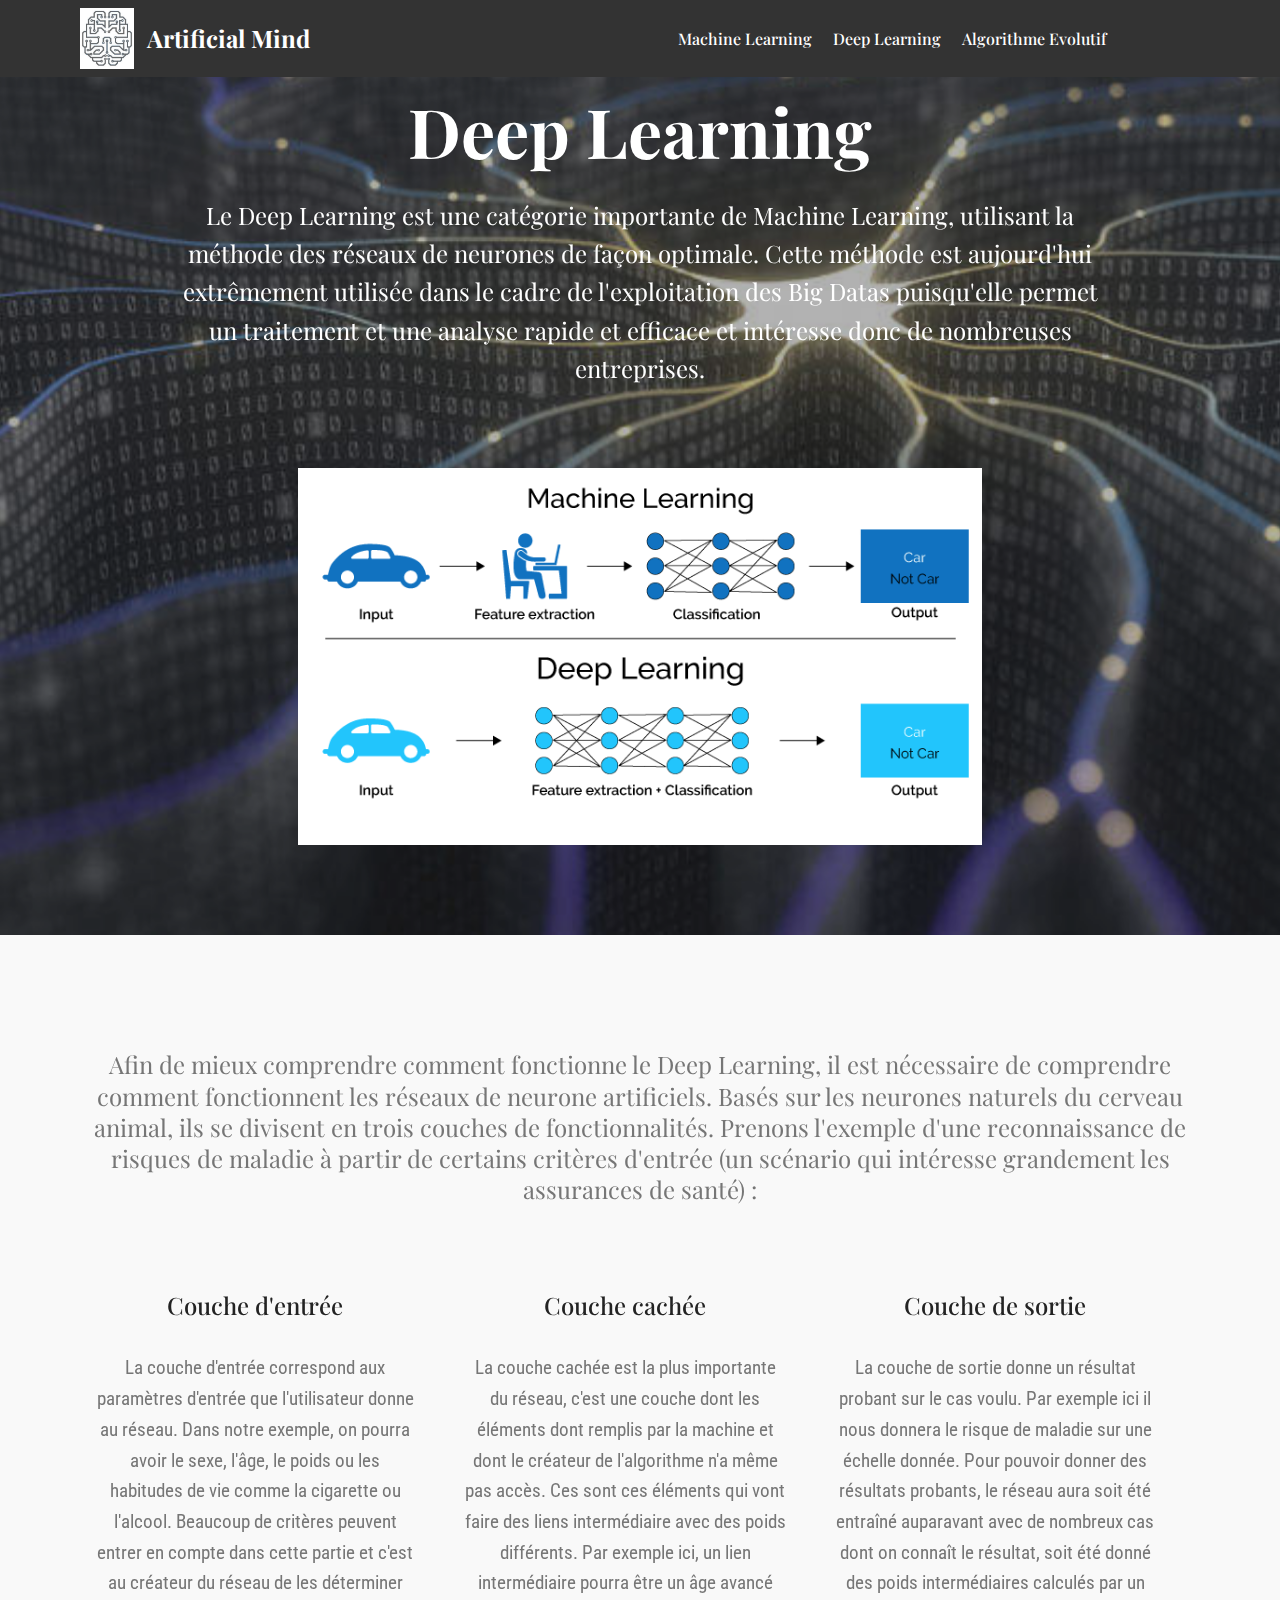
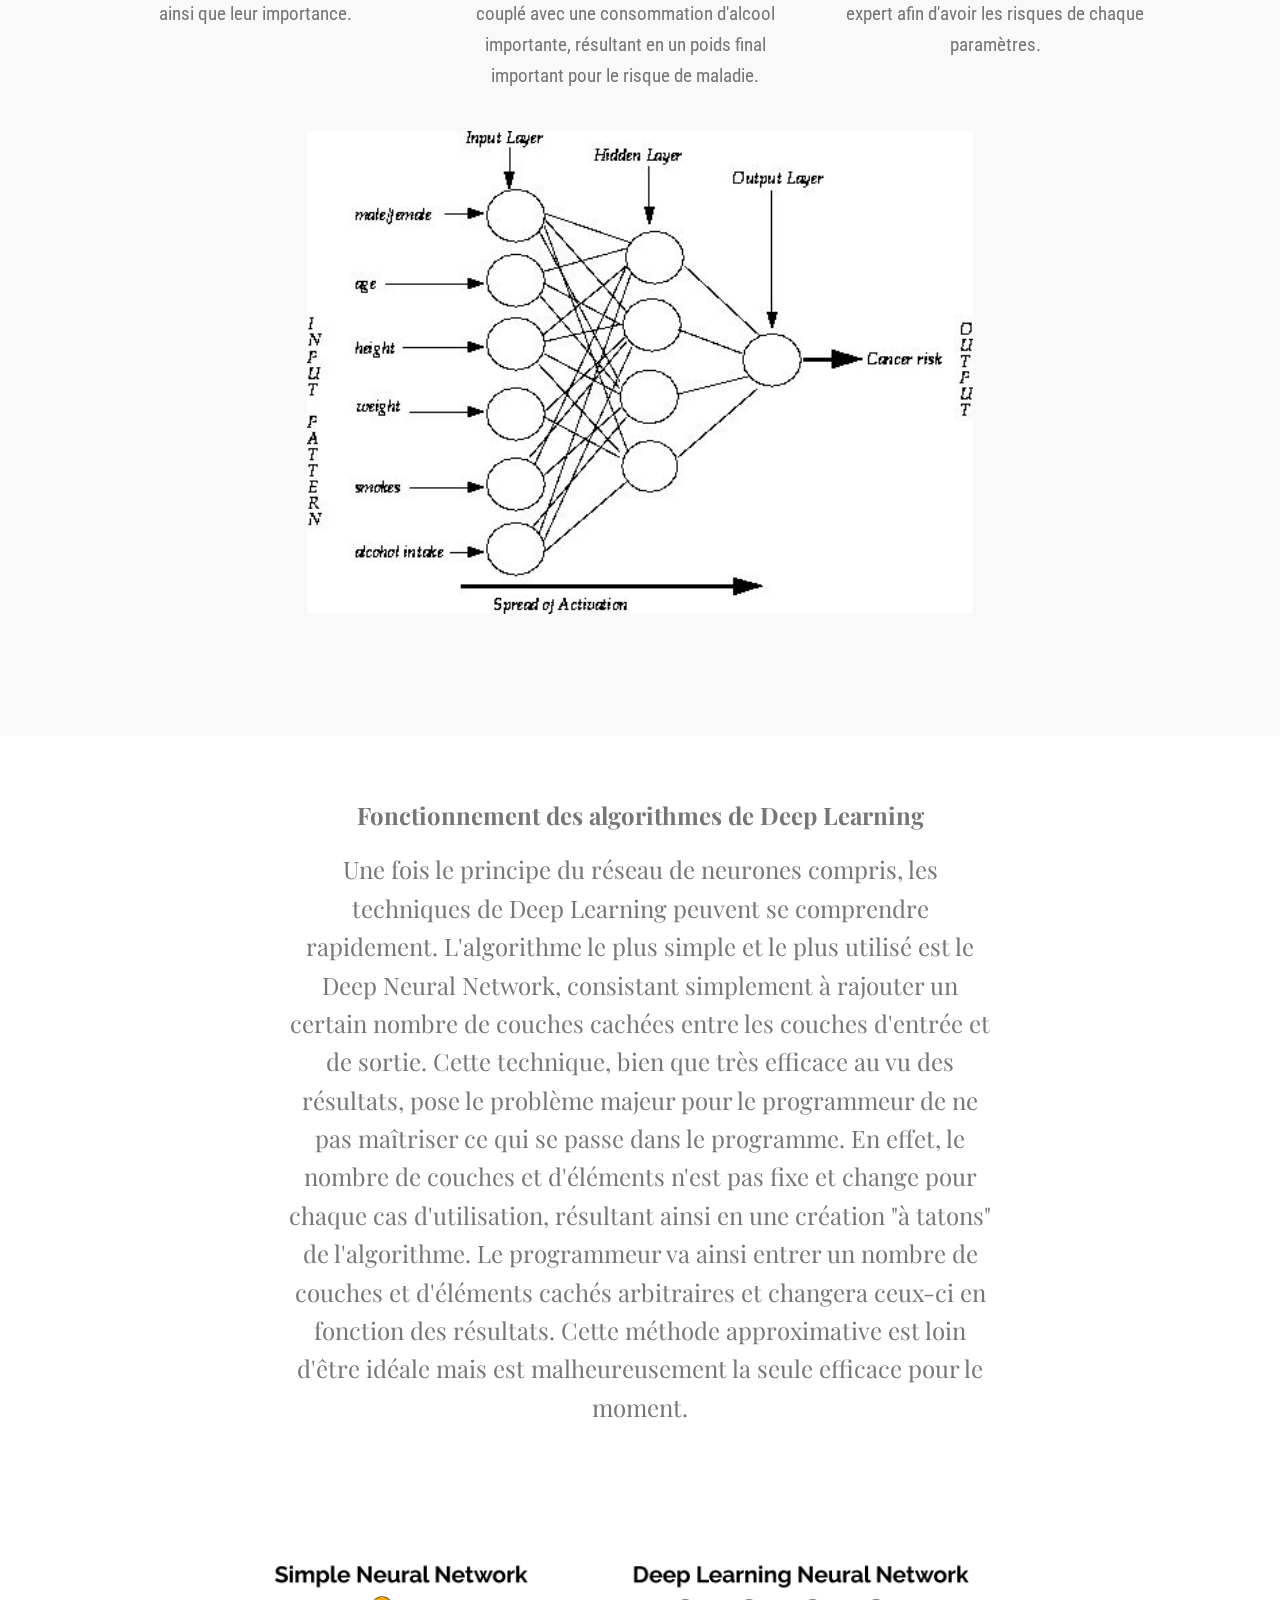
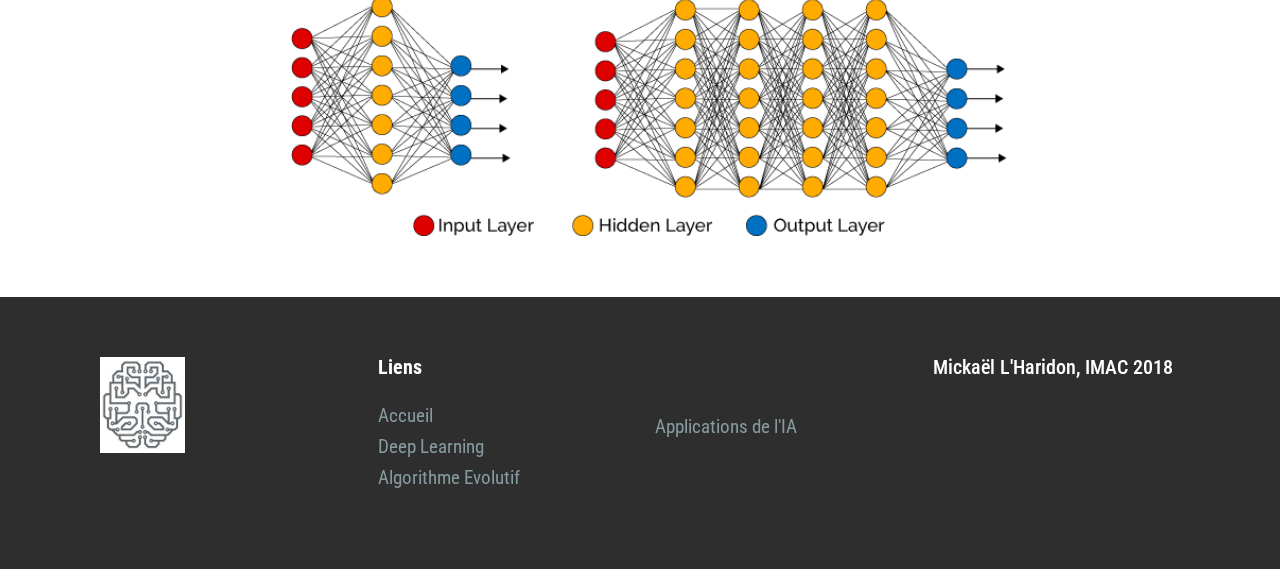
<file: DeepL_page.html>
<!DOCTYPE html>
<html >
<head>
  <meta charset="UTF-8">
  <meta http-equiv="X-UA-Compatible" content="IE=edge">
  <meta name="viewport" content="width=device-width, initial-scale=1, minimum-scale=1">
  <link rel="shortcut icon" href="assets/images/brain-logo-2-182x206.jpg" type="image/x-icon">
  <meta name="description" content="Définition et applications du Deep Learning">
  <title>Deep Learning</title>
  <link rel="stylesheet" href="assets/web/assets/mobirise-icons/mobirise-icons.css">
  <link rel="stylesheet" href="assets/tether/tether.min.css">
  <link rel="stylesheet" href="assets/bootstrap/css/bootstrap.min.css">
  <link rel="stylesheet" href="assets/bootstrap/css/bootstrap-grid.min.css">
  <link rel="stylesheet" href="assets/bootstrap/css/bootstrap-reboot.min.css">
  <link rel="stylesheet" href="assets/socicon/css/styles.css">
  <link rel="stylesheet" href="assets/dropdown/css/style.css">
  <link rel="stylesheet" href="assets/theme/css/style.css">
  <link rel="stylesheet" href="assets/mobirise/css/mbr-additional.css" type="text/css">
  
  
  
</head>
<body>
  <section class="menu cid-qQK2dGI2vJ" once="menu" id="menu1-j">

    

    <nav class="navbar navbar-expand beta-menu navbar-dropdown align-items-center navbar-fixed-top navbar-toggleable-sm">
        <button class="navbar-toggler navbar-toggler-right" type="button" data-toggle="collapse" data-target="#navbarSupportedContent" aria-controls="navbarSupportedContent" aria-expanded="false" aria-label="Toggle navigation">
            <div class="hamburger">
                <span></span>
                <span></span>
                <span></span>
                <span></span>
            </div>
        </button>
        <div class="menu-logo">
            <div class="navbar-brand">
                <span class="navbar-logo">
                    
                         <a href="index.html"><img src="assets/images/brain-logo-2-182x206.jpg" alt="Artificial Mind" title="" style="height: 3.8rem;"></a>
                    
                </span>
                <span class="navbar-caption-wrap"><a class="navbar-caption text-white display-5" href="index.html">
                        Artificial Mind</a></span>
            </div>
        </div>
        <div class="collapse navbar-collapse" id="navbarSupportedContent">
            <ul class="navbar-nav nav-dropdown nav-right" data-app-modern-menu="true"><li class="nav-item">
                    <a class="nav-link link text-white display-4" href="machineL_page.html">
                        
                        Machine Learning<br></a>
                </li>
                <li class="nav-item">
                    <a class="nav-link link text-white display-4" href="DeepL_page.html">Deep Learning</a>
                </li><li class="nav-item"><a class="nav-link link text-white display-4" href="AlgoE_page.html">Algorithme Evolutif &nbsp; &nbsp; &nbsp; &nbsp; &nbsp; &nbsp; &nbsp; &nbsp; &nbsp; &nbsp;&nbsp;</a></li></ul>
            
        </div>
    </nav>
</section>

<section class="header4 cid-qQONczrjGg mbr-parallax-background" id="header4-15">

    

    <div class="mbr-overlay" style="opacity: 0.3; background-color: rgb(0, 0, 0);">
    </div>

    <div class="container">
        <div class="row justify-content-md-center">
            <div class="media-content col-md-10">
                <h1 class="mbr-section-title align-center mbr-white pb-3 mbr-bold mbr-fonts-style display-1">Deep Learning</h1>
                
                <div class="mbr-text align-center mbr-white pb-3">
                    <p class="mbr-text mbr-fonts-style display-5">Le Deep Learning est une catégorie importante de Machine Learning, utilisant la méthode des réseaux de neurones de façon optimale. Cette méthode est aujourd'hui extrêmement utilisée dans le cadre de l'exploitation des Big Datas puisqu'elle permet un traitement et une analyse rapide et efficace et intéresse donc de nombreuses entreprises.</p>
                </div>
                
            </div>
            <div class="mbr-figure pt-5">
                <img src="assets/images/mlvsdl-733x405.png" alt="" title="" style="width: 60%;">
            </div>
        </div>
    </div>
</section>

<section class="features14 cid-qQPr2me7tU" id="features14-1d">
    
    

    
    <div class="container align-center">
        <h2 class="mbr-section-title pb-3 mbr-fonts-style display-2"></h2>
        <h3 class="mbr-section-subtitle pb-5 mbr-fonts-style display-5">
            Afin de mieux comprendre comment fonctionne le Deep Learning, il est nécessaire de comprendre comment fonctionnent les réseaux de neurone artificiels. Basés sur les neurones naturels du cerveau animal, ils se divisent en trois couches de fonctionnalités. Prenons l'exemple d'une reconnaissance de risques de maladie à partir de certains critères d'entrée (un scénario qui intéresse grandement les assurances de santé) :</h3>
        <div class="media-container-column">
            <div class="row justify-content-center">
                <div class="card p-4 col-12 col-md-6 col-lg-4">
                    <div class="media pb-3">
                        
                        <div class="media-body">
                            <h4 class="card-title py-2 align-left mbr-fonts-style display-5">
                                Couche d'entrée</h4>
                        </div>
                    </div>                
                    <div class="card-box align-left">
                        <p class="mbr-text mbr-fonts-style display-7">
                           La couche d'entrée correspond aux paramètres d'entrée que l'utilisateur donne au réseau. Dans notre exemple, on pourra avoir le sexe, l'âge, le poids ou les habitudes de vie comme la cigarette ou l'alcool. Beaucoup de critères peuvent entrer en compte dans cette partie et c'est au créateur du réseau de les déterminer ainsi que leur importance.</p>
                    </div>
                </div>

                <div class="card p-4 col-12 col-md-6 col-lg-4">
                <div class="media pb-3">
                    
                    <div class="media-body">
                        <h4 class="card-title py-2 align-left mbr-fonts-style display-5">
                                Couche cachée</h4>
                    </div>
                </div>
                    <div class="card-box align-left">
                        <p class="mbr-text mbr-fonts-style display-7">
                            La couche cachée est la plus importante du réseau, c'est une couche dont les éléments dont remplis par la machine et dont le créateur de l'algorithme n'a même pas accès. Ces sont ces éléments qui vont faire des liens intermédiaire avec des poids différents. Par exemple ici, un lien intermédiaire pourra être un âge avancé couplé avec une consommation d'alcool importante, résultant en un poids final important pour le risque de maladie.</p>
                    </div>
                </div>

                <div class="card p-4 col-12 col-md-6 col-lg-4">
                <div class="media pb-3">
                    
                    <div class="media-body">
                        <h4 class="card-title py-2 align-left mbr-fonts-style display-5">
                            Couche de sortie</h4>
                    </div>
                </div>
                    <div class="card-box align-left">
                        <p class="mbr-text mbr-fonts-style display-7">
                           La couche de sortie donne un résultat probant sur le cas voulu. Par exemple ici il nous donnera le risque de maladie sur une échelle donnée. Pour pouvoir donner des résultats probants, le réseau aura soit été entraîné auparavant avec de nombreux cas dont on connaît le résultat, soit été donné des poids intermédiaires calculés par un expert afin d'avoir les risques de chaque paramètres.</p>
                    </div>
                </div>

                
            </div>
            <div class="media-container-row image-row">
                <div class="mbr-figure" style="width: 60%;">
                    <img src="assets/images/dm-student-v3-aframe-20-494x358.jpg" alt="" title="">
                </div>
            </div>
        </div>
    </div>
</section>

<section class="mbr-section article content1 cid-qQPF0r0jzW" id="content1-1f">
    
     

    <div class="container">
        <div class="media-container-row">
            <div class="mbr-text col-12 col-md-8 mbr-fonts-style display-5"><p>
                <strong> Fonctionnement des algorithmes de Deep Learning</strong></p><p>Une fois le principe du réseau de neurones compris, les techniques de Deep Learning peuvent se comprendre rapidement. L'algorithme le plus simple et le plus utilisé est le Deep Neural Network, consistant simplement à rajouter un certain nombre de couches cachées entre les couches d'entrée et de sortie. Cette technique, bien que très efficace au vu des résultats, pose le problème majeur pour le programmeur de ne pas maîtriser ce qui se passe dans le programme. En effet, le nombre de couches et d'éléments n'est pas fixe et change pour chaque cas d'utilisation, résultant ainsi en une création "à tatons" de l'algorithme. Le programmeur va ainsi entrer un nombre de couches et d'éléments cachés arbitraires et changera ceux-ci en fonction des résultats. Cette méthode approximative est loin d'être idéale mais est malheureusement la seule efficace pour le moment.</p></div>
        </div>
    </div>
</section>

<section class="cid-qQPGHYeN13" id="image1-1g">

    

    <figure class="mbr-figure container">
            <div class="image-block" style="width: 66%;">
                <img src="assets/images/deep-learning-blog-690x259.png" width="1400" alt="" title="">
                
            </div>
    </figure>
</section>

<section class="cid-qQPr4VW9Cf" id="footer1-1e">

    

    

    <div class="container">
        <div class="media-container-row content text-white">
            <div class="col-12 col-md-3">
                <div class="media-wrap">
                    <a href="index.html">
                        <img src="assets/images/brain-logo-2-192x218.jpg" alt="Artificial Mind" title="">
                    </a>
                </div>
            </div>
            <div class="col-12 col-md-3 mbr-fonts-style display-7">
                <h5 class="pb-3"><strong>
                    Liens</strong><br></h5>
                <p class="mbr-text">
                    <a href="index.html">Accueil &nbsp; &nbsp; &nbsp; &nbsp; &nbsp; &nbsp; &nbsp; &nbsp; &nbsp; &nbsp;</a><br><a href="DeepL_page.html">Deep Learning</a><br><a href="AlgoE_page.html">Algorithme Evolutif</a></p>
            </div>
            <div class="col-12 col-md-3 mbr-fonts-style display-7">
                <h5 class="pb-3"></h5>
                <p class="mbr-text">&nbsp; &nbsp; &nbsp; &nbsp; &nbsp; &nbsp; &nbsp; &nbsp;&nbsp;<br><a href="applications_page.html">Applications&nbsp;de l'IA</a></p>
            </div>
            <div class="col-12 col-md-3 mbr-fonts-style display-7">
                <h5 class="pb-3">Mickaël L'Haridon, IMAC 2018</h5>
                <p class="mbr-text"><br><br><br></p>
            </div>
        </div>
        
    </div>
</section>


  <script src="assets/web/assets/jquery/jquery.min.js"></script>
  <script src="assets/popper/popper.min.js"></script>
  <script src="assets/tether/tether.min.js"></script>
  <script src="assets/bootstrap/js/bootstrap.min.js"></script>
  <script src="assets/dropdown/js/script.min.js"></script>
  <script src="assets/touchswipe/jquery.touch-swipe.min.js"></script>
  <script src="assets/parallax/jarallax.min.js"></script>
  <script src="assets/smoothscroll/smooth-scroll.js"></script>
  <script src="assets/theme/js/script.js"></script>
  
  
</body>
</html>
</file>
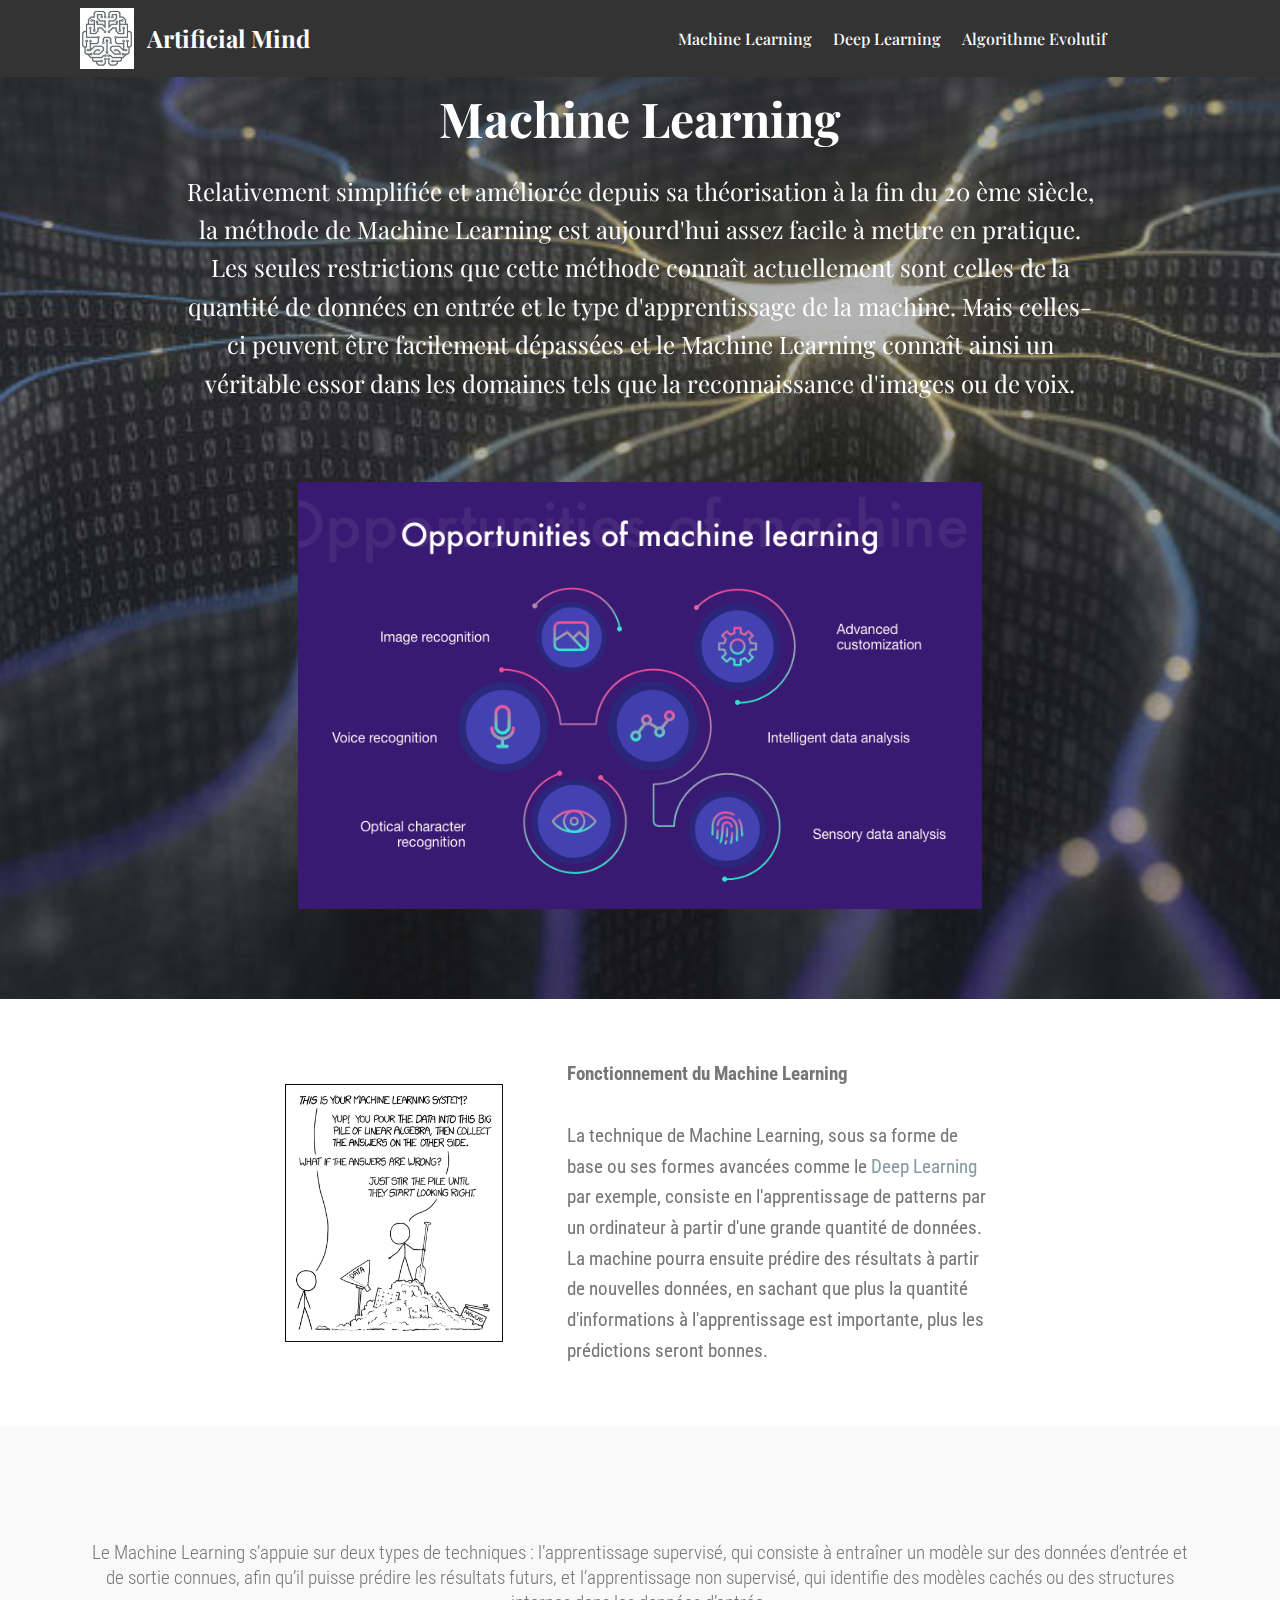
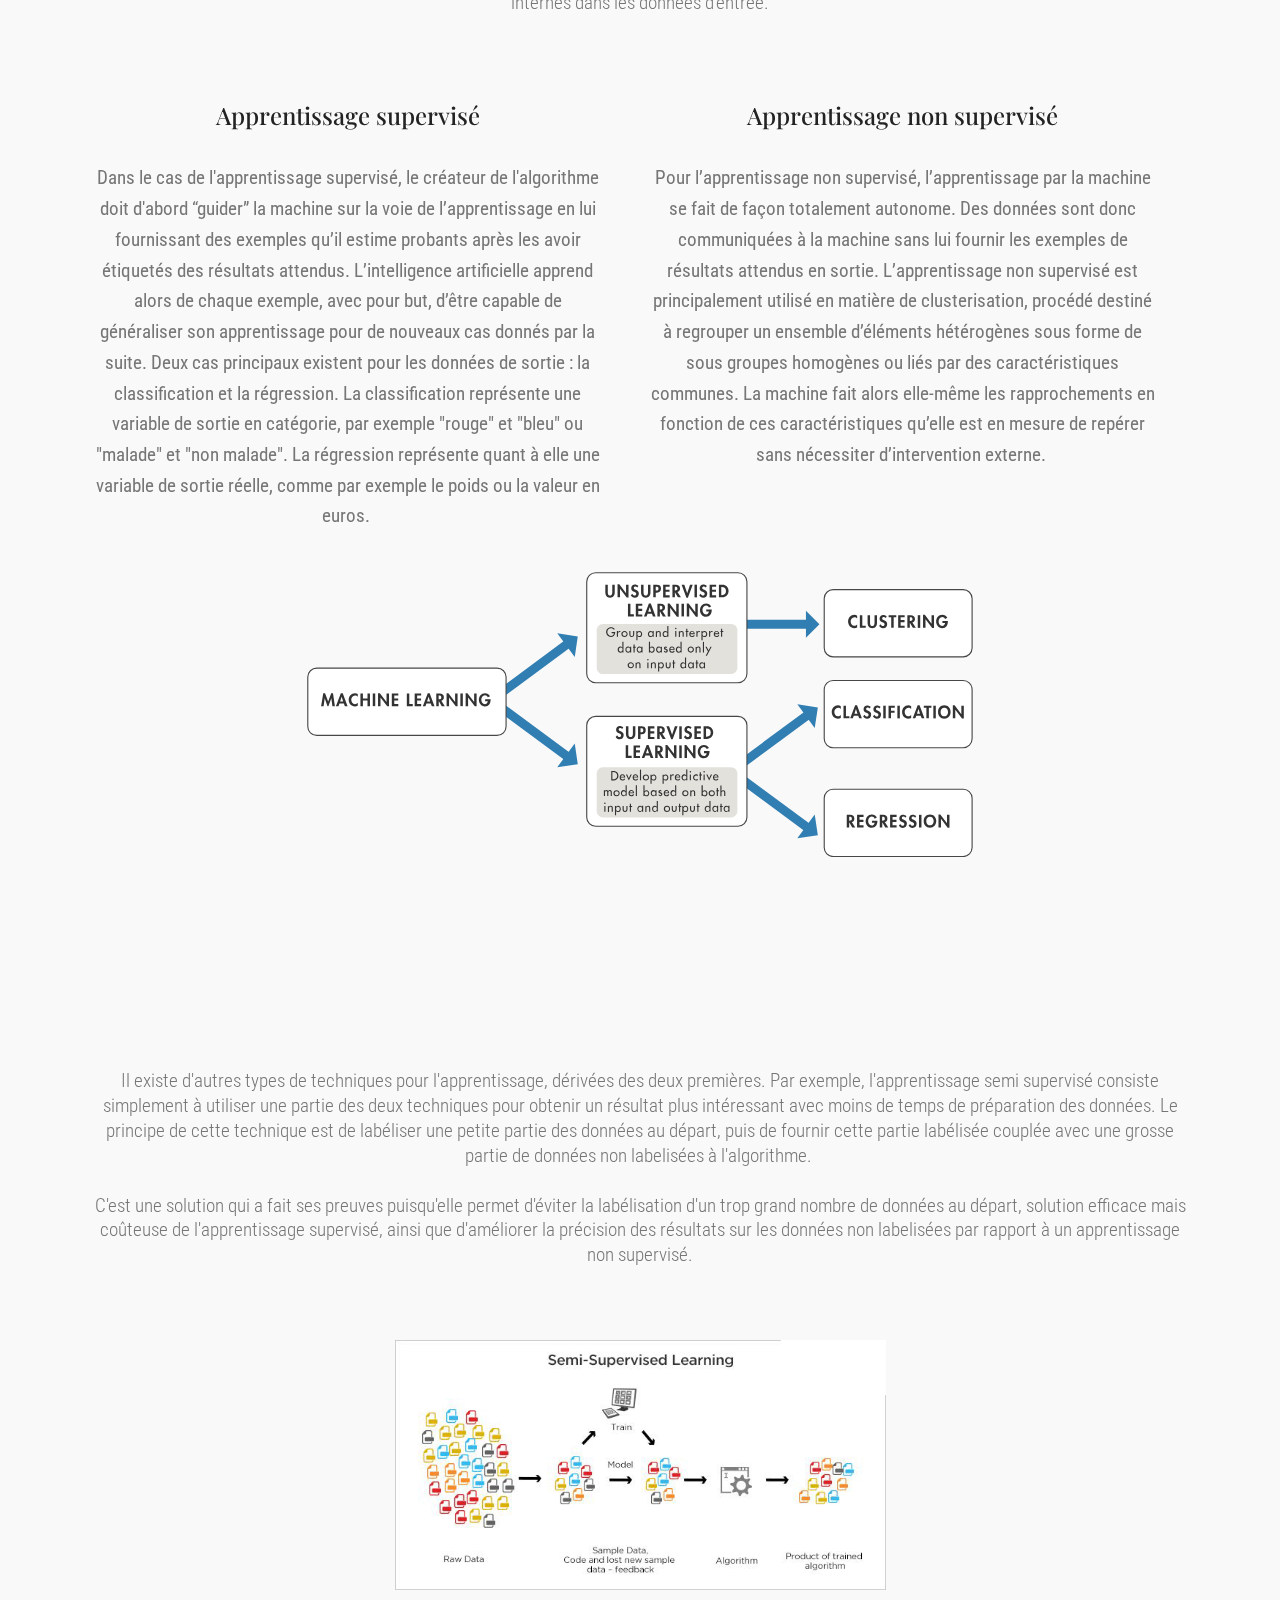
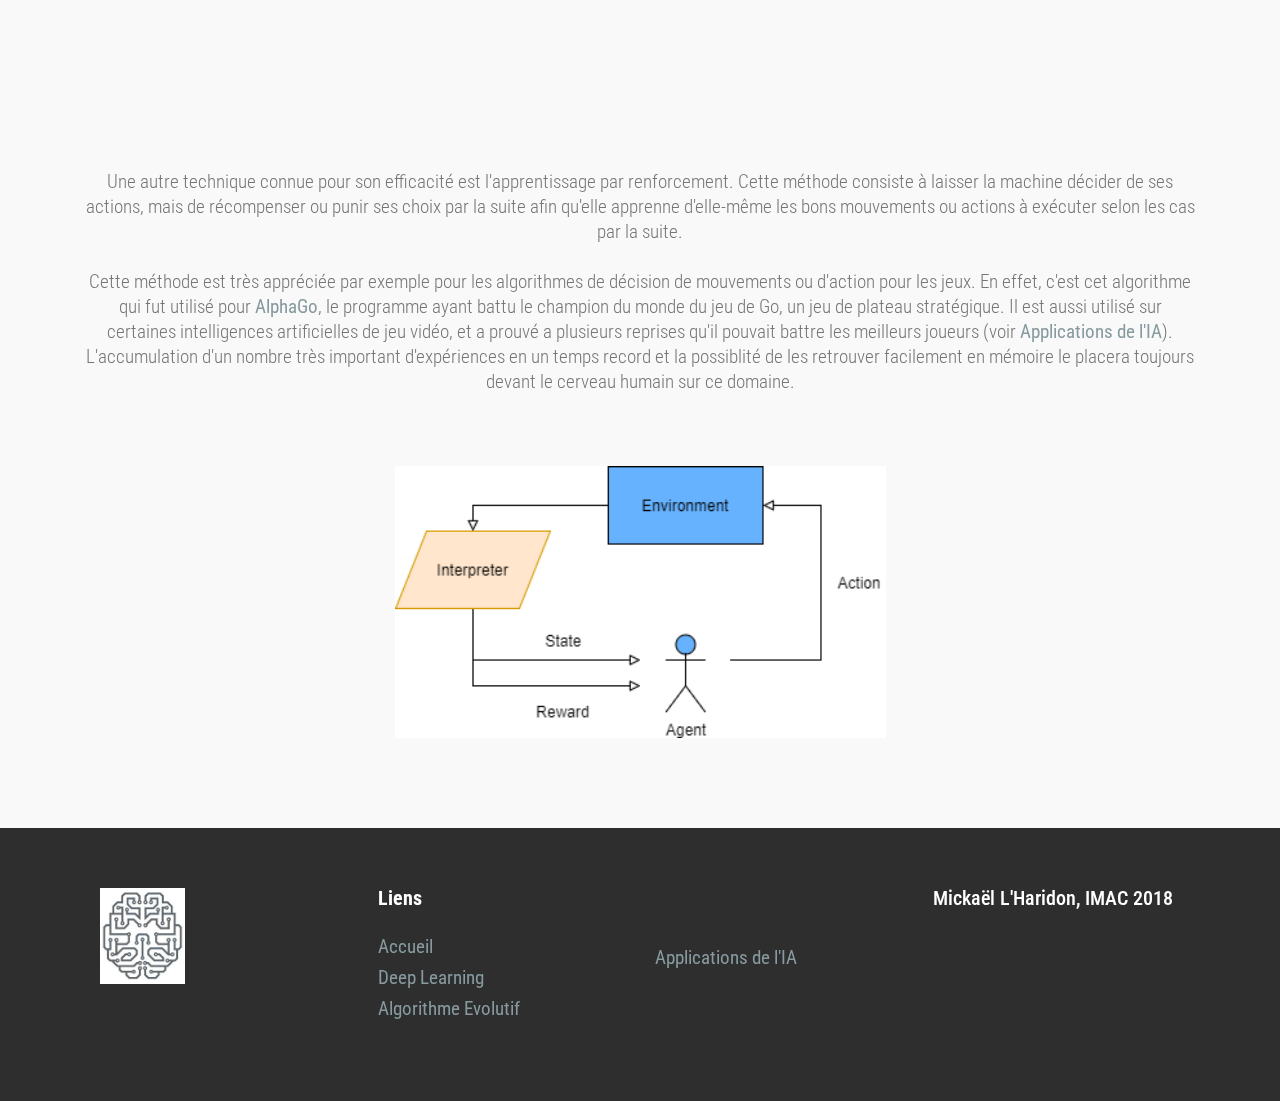
<file: machineL_page.html>
<!DOCTYPE html>
<html >
<head>
  <meta charset="UTF-8">
  <meta http-equiv="X-UA-Compatible" content="IE=edge">
  <meta name="viewport" content="width=device-width, initial-scale=1, minimum-scale=1">
  <link rel="shortcut icon" href="assets/images/brain-logo-2-182x206.jpg" type="image/x-icon">
  <meta name="description" content="Définition et applications du Machine Learning">
  <title>Machine Learning</title>
  <link rel="stylesheet" href="assets/web/assets/mobirise-icons/mobirise-icons.css">
  <link rel="stylesheet" href="assets/tether/tether.min.css">
  <link rel="stylesheet" href="assets/bootstrap/css/bootstrap.min.css">
  <link rel="stylesheet" href="assets/bootstrap/css/bootstrap-grid.min.css">
  <link rel="stylesheet" href="assets/bootstrap/css/bootstrap-reboot.min.css">
  <link rel="stylesheet" href="assets/socicon/css/styles.css">
  <link rel="stylesheet" href="assets/dropdown/css/style.css">
  <link rel="stylesheet" href="assets/theme/css/style.css">
  <link rel="stylesheet" href="assets/mobirise/css/mbr-additional.css" type="text/css">
  
  
  
</head>
<body>
  <section class="menu cid-qQK2dGI2vJ" once="menu" id="menu1-i">

    

    <nav class="navbar navbar-expand beta-menu navbar-dropdown align-items-center navbar-fixed-top navbar-toggleable-sm">
        <button class="navbar-toggler navbar-toggler-right" type="button" data-toggle="collapse" data-target="#navbarSupportedContent" aria-controls="navbarSupportedContent" aria-expanded="false" aria-label="Toggle navigation">
            <div class="hamburger">
                <span></span>
                <span></span>
                <span></span>
                <span></span>
            </div>
        </button>
        <div class="menu-logo">
            <div class="navbar-brand">
                <span class="navbar-logo">
                    
                         <a href="index.html"><img src="assets/images/brain-logo-2-182x206.jpg" alt="Artificial Mind" title="" style="height: 3.8rem;"></a>
                    
                </span>
                <span class="navbar-caption-wrap"><a class="navbar-caption text-white display-5" href="index.html">
                        Artificial Mind</a></span>
            </div>
        </div>
        <div class="collapse navbar-collapse" id="navbarSupportedContent">
            <ul class="navbar-nav nav-dropdown nav-right" data-app-modern-menu="true"><li class="nav-item">
                    <a class="nav-link link text-white display-4" href="machineL_page.html">
                        
                        Machine Learning<br></a>
                </li>
                <li class="nav-item">
                    <a class="nav-link link text-white display-4" href="DeepL_page.html">Deep Learning</a>
                </li><li class="nav-item"><a class="nav-link link text-white display-4" href="AlgoE_page.html">Algorithme Evolutif &nbsp; &nbsp; &nbsp; &nbsp; &nbsp; &nbsp; &nbsp; &nbsp; &nbsp; &nbsp;&nbsp;</a></li></ul>
            
        </div>
    </nav>
</section>

<section class="header4 cid-qQNZPGjm4Q mbr-parallax-background" id="header4-r">

    

    <div class="mbr-overlay" style="opacity: 0.3; background-color: rgb(0, 0, 0);">
    </div>

    <div class="container">
        <div class="row justify-content-md-center">
            <div class="media-content col-md-10">
                <h1 class="mbr-section-title align-center mbr-white pb-3 mbr-bold mbr-fonts-style display-2">
                    Machine Learning</h1>
                
                <div class="mbr-text align-center mbr-white pb-3">
                    <p class="mbr-text mbr-fonts-style display-5">
                        Relativement simplifiée et améliorée depuis sa théorisation à la fin du 20 ème siècle, la méthode de Machine Learning est aujourd'hui assez facile à mettre en pratique. Les seules restrictions que cette méthode connaît actuellement sont celles de la quantité de données en entrée et le type d'apprentissage de la machine. Mais celles-ci peuvent être facilement dépassées et le Machine Learning connaît ainsi un véritable essor dans les domaines tels que la reconnaissance d'images ou de voix.</p>
                </div>
                
            </div>
            <div class="mbr-figure pt-5">
                <img src="assets/images/machine-learning-features-800x500.png" alt="" title="" style="width: 60%;">
            </div>
        </div>
    </div>
</section>

<section class="mbr-section content6 cid-qQO1TUsW08" id="content6-s">
    
     
    
    <div class="container">
        <div class="media-container-row">
            <div class="col-12 col-md-8">
                <div class="media-container-row">
                    <div class="mbr-figure" style="width: 60%;">
                      <img src="assets/images/machine-learning-371x439.png" alt="" title="">  
                    </div>
                    <div class="media-content">
                        <div class="mbr-section-text">
                            <p class="mbr-text mb-0 mbr-fonts-style display-7"><strong>Fonctionnement du Machine Learning</strong><br><strong><br></strong>La technique de Machine Learning, sous sa forme de base ou ses formes avancées comme le <a href="DeepL_page.html">Deep Learning</a> par exemple, consiste en l'apprentissage de patterns par un ordinateur à partir d'une grande quantité de données. La machine pourra ensuite prédire des résultats à partir de nouvelles données, en sachant que plus la quantité d'informations à l'apprentissage est importante, plus les prédictions seront bonnes.<br></p>
                        </div>
                    </div>
                </div>
            </div>
        </div>
    </div>
</section>

<section class="features14 cid-qQOeFrdNMO" id="features14-x">
    
    

    
    <div class="container align-center">
        <h2 class="mbr-section-title pb-3 mbr-fonts-style display-2"></h2>
        <h3 class="mbr-section-subtitle pb-5 mbr-fonts-style display-7">Le Machine Learning s’appuie sur deux types de techniques : l’apprentissage supervisé, qui consiste à entraîner un modèle sur des données d’entrée et de sortie connues, afin qu’il puisse prédire les résultats futurs, et l’apprentissage non supervisé, qui identifie des modèles cachés ou des structures internes dans les données d’entrée.</h3>
        <div class="media-container-column">
            <div class="row justify-content-center">
                <div class="card p-4 col-12 col-md-6">
                    <div class="media pb-3">
                        
                        <div class="media-body">
                            <h4 class="card-title py-2 align-left mbr-fonts-style display-5">
                                Apprentissage supervisé</h4>
                        </div>
                    </div>                
                    <div class="card-box align-left">
                        <p class="mbr-text mbr-fonts-style display-7">Dans le cas de l'apprentissage supervisé, le créateur de l'algorithme doit d'abord “guider” la machine sur la voie de l’apprentissage en lui fournissant des exemples qu’il estime probants après les avoir étiquetés des résultats attendus. L’intelligence artificielle apprend alors de chaque exemple, avec pour but, d’être capable de généraliser son apprentissage pour de nouveaux cas donnés par la suite. Deux cas principaux existent pour les données de sortie : la classification et la régression. La classification représente une variable de sortie en catégorie, par exemple "rouge" et "bleu" ou "malade" et "non malade". La régression représente quant à elle une variable de sortie réelle, comme par exemple le poids ou la valeur en euros.&nbsp;<br></p>
                    </div>
                </div>

                <div class="card p-4 col-12 col-md-6">
                <div class="media pb-3">
                    
                    <div class="media-body">
                        <h4 class="card-title py-2 align-left mbr-fonts-style display-5">
                                Apprentissage non supervisé</h4>
                    </div>
                </div>
                    <div class="card-box align-left">
                        <p class="mbr-text mbr-fonts-style display-7">Pour l’apprentissage non supervisé, l’apprentissage par la machine se fait de façon totalement autonome. Des données sont donc communiquées à la machine sans lui fournir les exemples de résultats attendus en sortie. L’apprentissage non supervisé est principalement utilisé en matière de clusterisation, procédé destiné à regrouper un ensemble d’éléments hétérogènes sous forme de sous groupes homogènes ou liés par des caractéristiques communes. La machine fait alors elle-même les rapprochements en fonction de ces caractéristiques qu’elle est en mesure de repérer sans nécessiter d’intervention externe.&nbsp;<br><br><br></p>
                    </div>
                </div>

                

                
            </div>
            <div class="media-container-row image-row">
                <div class="mbr-figure" style="width: 60%;">
                    <img src="assets/images/1524559735084.svg" alt="" title="">
                </div>
            </div>
        </div>
    </div>
</section>

<section class="features12 cid-qQOpqfw0RD" id="features12-10">
    
    

    

    <div class="container">
        
        <h3 class="mbr-section-subtitle pb-3 mbr-fonts-style display-7">Il existe d'autres types de techniques pour l'apprentissage, dérivées des deux premières. Par exemple, l'apprentissage semi supervisé consiste simplement à utiliser une partie des deux techniques pour obtenir un résultat plus intéressant avec moins de temps de préparation des données. Le principe de cette technique est de labéliser une petite partie des données au départ, puis de fournir cette partie labélisée couplée avec une grosse partie de données non labelisées à l'algorithme.&nbsp;<br><br>C'est une solution qui a fait ses preuves puisqu'elle permet d'éviter la labélisation d'un trop grand nombre de données au départ, solution efficace mais coûteuse de l'apprentissage supervisé, ainsi que d'améliorer la précision des résultats sur les données non labelisées par rapport à un apprentissage non supervisé.</h3>

        <div class="media-container-row pt-5">
            <div class="block-content align-right">
                <div class="card pl-3 pr-3 pb-5">
                    <div class="mbr-card-img-title">
                        
                        <div class="mbr-crt-title">
                            
                        </div>
                    </div>                

                    <div class="card-box">
                        
                    </div>
                </div>

                
            </div>

            <div class="mbr-figure" style="width: 50%;">
                <img src="assets/images/3c090139accb19e8361eabe2b38dda46-671x341.png" alt="" title="">
            </div>

            <div class="block-content align-left  ">
                <div class="card pl-3 pr-3 pb-5">
                    <div class="mbr-card-img-title">
                        
                        <div class="mbr-crt-title">
                            
                        </div>
                    </div>                

                    <div class="card-box">
                        
                    </div>
                </div>

                
            </div>
        </div>
    </div>
</section>

<section class="features12 cid-qQOrxyiV7r" id="features12-11">
    
    

    

    <div class="container">
        
        <h3 class="mbr-section-subtitle pb-3 mbr-fonts-style display-7">
            Une autre technique connue pour son efficacité est l'apprentissage par renforcement. Cette méthode consiste à laisser la machine décider de ses actions, mais de récompenser ou punir ses choix par la suite afin qu'elle apprenne d'elle-même les bons mouvements ou actions à exécuter selon les cas par la suite.<br><br>Cette méthode est très appréciée par exemple pour les algorithmes de décision de mouvements ou d'action pour les jeux. En effet, c'est cet algorithme qui fut utilisé pour <a href="https://deepmind.com/research/alphago/">AlphaGo</a>, le programme ayant battu le champion du monde du jeu de Go, un jeu de plateau stratégique. Il est aussi utilisé sur certaines intelligences artificielles de jeu vidéo, et a prouvé a plusieurs reprises qu'il pouvait battre les meilleurs joueurs (voir <a href="applications_page.html">Applications de l'IA</a>). L'accumulation d'un nombre très important d'expériences en un temps record et la possiblité de les retrouver facilement en mémoire le placera toujours devant le cerveau humain sur ce domaine.</h3>

        <div class="media-container-row pt-5">
            <div class="block-content align-right">
                <div class="card pl-3 pr-3 pb-5">
                    <div class="mbr-card-img-title">
                        
                        <div class="mbr-crt-title">
                            
                        </div>
                    </div>                

                    <div class="card-box">
                        
                    </div>
                </div>

                
            </div>

            <div class="mbr-figure" style="width: 50%;">
                <img src="assets/images/reinforcement-learning-environment-381x211.png" alt="" title="">
            </div>

            <div class="block-content align-left  ">
                <div class="card pl-3 pr-3 pb-5">
                    <div class="mbr-card-img-title">
                        
                        <div class="mbr-crt-title">
                            
                        </div>
                    </div>                

                    <div class="card-box">
                        
                    </div>
                </div>

                
            </div>
        </div>
    </div>
</section>

<section class="cid-qQOylM8Gpv" id="footer1-12">

    

    

    <div class="container">
        <div class="media-container-row content text-white">
            <div class="col-12 col-md-3">
                <div class="media-wrap">
                    <a href="index.html">
                        <img src="assets/images/brain-logo-2-192x218.jpg" alt="Artificial Mind" title="">
                    </a>
                </div>
            </div>
            <div class="col-12 col-md-3 mbr-fonts-style display-7">
                <h5 class="pb-3"><strong>
                    Liens</strong><br></h5>
                <p class="mbr-text">
                    <a href="index.html">Accueil &nbsp; &nbsp; &nbsp; &nbsp; &nbsp; &nbsp; &nbsp; &nbsp; &nbsp; &nbsp;</a><br><a href="DeepL_page.html">Deep Learning</a><br><a href="AlgoE_page.html">Algorithme Evolutif</a></p>
            </div>
            <div class="col-12 col-md-3 mbr-fonts-style display-7">
                <h5 class="pb-3"></h5>
                <p class="mbr-text">&nbsp; &nbsp; &nbsp; &nbsp; &nbsp; &nbsp; &nbsp; &nbsp; &nbsp;<br><a href="applications_page.html">Applications&nbsp;de l'IA</a></p>
            </div>
            <div class="col-12 col-md-3 mbr-fonts-style display-7">
                <h5 class="pb-3">Mickaël L'Haridon, IMAC 2018</h5>
                <p class="mbr-text"><br><br><br></p>
            </div>
        </div>
        
    </div>
</section>


  <script src="assets/web/assets/jquery/jquery.min.js"></script>
  <script src="assets/popper/popper.min.js"></script>
  <script src="assets/tether/tether.min.js"></script>
  <script src="assets/bootstrap/js/bootstrap.min.js"></script>
  <script src="assets/dropdown/js/script.min.js"></script>
  <script src="assets/touchswipe/jquery.touch-swipe.min.js"></script>
  <script src="assets/parallax/jarallax.min.js"></script>
  <script src="assets/smoothscroll/smooth-scroll.js"></script>
  <script src="assets/theme/js/script.js"></script>
  
  
</body>
</html>
</file>
<file: assets/web/assets/mobirise-icons/mobirise-icons.css>
@font-face {
  font-family: 'MobiriseIcons';
  src:  url('mobirise-icons.eot?spat4u');
  src:  url('mobirise-icons.eot?spat4u#iefix') format('embedded-opentype'),
    url('mobirise-icons.ttf?spat4u') format('truetype'),
    url('mobirise-icons.woff?spat4u') format('woff'),
    url('mobirise-icons.svg?spat4u#MobiriseIcons') format('svg');
  font-weight: normal;
  font-style: normal;
}

[class^="mbri-"], [class*=" mbri-"] {
  /* use !important to prevent issues with browser extensions that change fonts */
  font-family: MobiriseIcons !important;
  speak: none;
  font-style: normal;
  font-weight: normal;
  font-variant: normal;
  text-transform: none;
  line-height: 1;

  /* Better Font Rendering =========== */
  -webkit-font-smoothing: antialiased;
  -moz-osx-font-smoothing: grayscale;
}

.mbri-add-submenu:before {
  content: "\e900";
}
.mbri-alert:before {
  content: "\e901";
}
.mbri-align-center:before {
  content: "\e902";
}
.mbri-align-justify:before {
  content: "\e903";
}
.mbri-align-left:before {
  content: "\e904";
}
.mbri-align-right:before {
  content: "\e905";
}
.mbri-android:before {
  content: "\e906";
}
.mbri-apple:before {
  content: "\e907";
}
.mbri-arrow-down:before {
  content: "\e908";
}
.mbri-arrow-next:before {
  content: "\e909";
}
.mbri-arrow-prev:before {
  content: "\e90a";
}
.mbri-arrow-up:before {
  content: "\e90b";
}
.mbri-bold:before {
  content: "\e90c";
}
.mbri-bookmark:before {
  content: "\e90d";
}
.mbri-bootstrap:before {
  content: "\e90e";
}
.mbri-briefcase:before {
  content: "\e90f";
}
.mbri-browse:before {
  content: "\e910";
}
.mbri-bulleted-list:before {
  content: "\e911";
}
.mbri-calendar:before {
  content: "\e912";
}
.mbri-camera:before {
  content: "\e913";
}
.mbri-cart-add:before {
  content: "\e914";
}
.mbri-cart-full:before {
  content: "\e915";
}
.mbri-cash:before {
  content: "\e916";
}
.mbri-change-style:before {
  content: "\e917";
}
.mbri-chat:before {
  content: "\e918";
}
.mbri-clock:before {
  content: "\e919";
}
.mbri-close:before {
  content: "\e91a";
}
.mbri-cloud:before {
  content: "\e91b";
}
.mbri-code:before {
  content: "\e91c";
}
.mbri-contact-form:before {
  content: "\e91d";
}
.mbri-credit-card:before {
  content: "\e91e";
}
.mbri-cursor-click:before {
  content: "\e91f";
}
.mbri-cust-feedback:before {
  content: "\e920";
}
.mbri-database:before {
  content: "\e921";
}
.mbri-delivery:before {
  content: "\e922";
}
.mbri-desktop:before {
  content: "\e923";
}
.mbri-devices:before {
  content: "\e924";
}
.mbri-down:before {
  content: "\e925";
}
.mbri-download:before {
  content: "\e989";
}
.mbri-drag-n-drop:before {
  content: "\e927";
}
.mbri-drag-n-drop2:before {
  content: "\e928";
}
.mbri-edit:before {
  content: "\e929";
}
.mbri-edit2:before {
  content: "\e92a";
}
.mbri-error:before {
  content: "\e92b";
}
.mbri-extension:before {
  content: "\e92c";
}
.mbri-features:before {
  content: "\e92d";
}
.mbri-file:before {
  content: "\e92e";
}
.mbri-flag:before {
  content: "\e92f";
}
.mbri-folder:before {
  content: "\e930";
}
.mbri-gift:before {
  content: "\e931";
}
.mbri-github:before {
  content: "\e932";
}
.mbri-globe:before {
  content: "\e933";
}
.mbri-globe-2:before {
  content: "\e934";
}
.mbri-growing-chart:before {
  content: "\e935";
}
.mbri-hearth:before {
  content: "\e936";
}
.mbri-help:before {
  content: "\e937";
}
.mbri-home:before {
  content: "\e938";
}
.mbri-hot-cup:before {
  content: "\e939";
}
.mbri-idea:before {
  content: "\e93a";
}
.mbri-image-gallery:before {
  content: "\e93b";
}
.mbri-image-slider:before {
  content: "\e93c";
}
.mbri-info:before {
  content: "\e93d";
}
.mbri-italic:before {
  content: "\e93e";
}
.mbri-key:before {
  content: "\e93f";
}
.mbri-laptop:before {
  content: "\e940";
}
.mbri-layers:before {
  content: "\e941";
}
.mbri-left-right:before {
  content: "\e942";
}
.mbri-left:before {
  content: "\e943";
}
.mbri-letter:before {
  content: "\e944";
}
.mbri-like:before {
  content: "\e945";
}
.mbri-link:before {
  content: "\e946";
}
.mbri-lock:before {
  content: "\e947";
}
.mbri-login:before {
  content: "\e948";
}
.mbri-logout:before {
  content: "\e949";
}
.mbri-magic-stick:before {
  content: "\e94a";
}
.mbri-map-pin:before {
  content: "\e94b";
}
.mbri-menu:before {
  content: "\e94c";
}
.mbri-mobile:before {
  content: "\e94d";
}
.mbri-mobile2:before {
  content: "\e94e";
}
.mbri-mobirise:before {
  content: "\e94f";
}
.mbri-more-horizontal:before {
  content: "\e950";
}
.mbri-more-vertical:before {
  content: "\e951";
}
.mbri-music:before {
  content: "\e952";
}
.mbri-new-file:before {
  content: "\e953";
}
.mbri-numbered-list:before {
  content: "\e954";
}
.mbri-opened-folder:before {
  content: "\e955";
}
.mbri-pages:before {
  content: "\e956";
}
.mbri-paper-plane:before {
  content: "\e957";
}
.mbri-paperclip:before {
  content: "\e958";
}
.mbri-photo:before {
  content: "\e959";
}
.mbri-photos:before {
  content: "\e95a";
}
.mbri-pin:before {
  content: "\e95b";
}
.mbri-play:before {
  content: "\e95c";
}
.mbri-plus:before {
  content: "\e95d";
}
.mbri-preview:before {
  content: "\e95e";
}
.mbri-print:before {
  content: "\e95f";
}
.mbri-protect:before {
  content: "\e960";
}
.mbri-question:before {
  content: "\e961";
}
.mbri-quote-left:before {
  content: "\e962";
}
.mbri-quote-right:before {
  content: "\e963";
}
.mbri-refresh:before {
  content: "\e964";
}
.mbri-responsive:before {
  content: "\e965";
}
.mbri-right:before {
  content: "\e966";
}
.mbri-rocket:before {
  content: "\e967";
}
.mbri-sad-face:before {
  content: "\e968";
}
.mbri-sale:before {
  content: "\e969";
}
.mbri-save:before {
  content: "\e96a";
}
.mbri-search:before {
  content: "\e96b";
}
.mbri-setting:before {
  content: "\e96c";
}
.mbri-setting2:before {
  content: "\e96d";
}
.mbri-setting3:before {
  content: "\e96e";
}
.mbri-share:before {
  content: "\e96f";
}
.mbri-shopping-bag:before {
  content: "\e970";
}
.mbri-shopping-basket:before {
  content: "\e971";
}
.mbri-shopping-cart:before {
  content: "\e972";
}
.mbri-sites:before {
  content: "\e973";
}
.mbri-smile-face:before {
  content: "\e974";
}
.mbri-speed:before {
  content: "\e975";
}
.mbri-star:before {
  content: "\e976";
}
.mbri-success:before {
  content: "\e977";
}
.mbri-sun:before {
  content: "\e978";
}
.mbri-sun2:before {
  content: "\e979";
}
.mbri-tablet:before {
  content: "\e97a";
}
.mbri-tablet-vertical:before {
  content: "\e97b";
}
.mbri-target:before {
  content: "\e97c";
}
.mbri-timer:before {
  content: "\e97d";
}
.mbri-to-ftp:before {
  content: "\e97e";
}
.mbri-to-local-drive:before {
  content: "\e97f";
}
.mbri-touch-swipe:before {
  content: "\e980";
}
.mbri-touch:before {
  content: "\e981";
}
.mbri-trash:before {
  content: "\e982";
}
.mbri-underline:before {
  content: "\e983";
}
.mbri-unlink:before {
  content: "\e984";
}
.mbri-unlock:before {
  content: "\e985";
}
.mbri-up-down:before {
  content: "\e986";
}
.mbri-up:before {
  content: "\e987";
}
.mbri-update:before {
  content: "\e988";
}
.mbri-upload:before {
 content: "\e926"; 
}
.mbri-user:before {
  content: "\e98a";
}
.mbri-user2:before {
  content: "\e98b";
}
.mbri-users:before {
  content: "\e98c";
}
.mbri-video:before {
  content: "\e98d";
}
.mbri-video-play:before {
  content: "\e98e";
}
.mbri-watch:before {
  content: "\e98f";
}
.mbri-website-theme:before {
  content: "\e990";
}
.mbri-wifi:before {
  content: "\e991";
}
.mbri-windows:before {
  content: "\e992";
}
.mbri-zoom-out:before {
  content: "\e993";
}
.mbri-redo:before {
  content: "\e994";
}
.mbri-undo:before {
  content: "\e995";
}
</file>
<file: assets/socicon/css/styles.css>
@charset "UTF-8";

@font-face {
  font-family: "socicon";
  src:url("../fonts/socicon.eot");
  src:url("../fonts/socicon.eot?#iefix") format("embedded-opentype"),
    url("../fonts/socicon.woff") format("woff"),
    url("../fonts/socicon.ttf") format("truetype"),
    url("../fonts/socicon.svg#socicon") format("svg");
  font-weight: normal;
  font-style: normal;

}

[data-icon]:before {
  font-family: "socicon" !important;
  content: attr(data-icon);
  font-style: normal !important;
  font-weight: normal !important;
  font-variant: normal !important;
  text-transform: none !important;
  speak: none;
  line-height: 1;
  -webkit-font-smoothing: antialiased;
  -moz-osx-font-smoothing: grayscale;
}

[class^="socicon-"]:before,
[class*=" socicon-"]:before {
  font-family: "socicon" !important;
  font-style: normal !important;
  font-weight: normal !important;
  font-variant: normal !important;
  text-transform: none !important;
  speak: none;
  line-height: 1;
  -webkit-font-smoothing: antialiased;
  -moz-osx-font-smoothing: grayscale;
}

.socicon-modelmayhem:before {
  content: "\e000";
}
.socicon-mixcloud:before {
  content: "\e001";
}
.socicon-drupal:before {
  content: "\e002";
}
.socicon-swarm:before {
  content: "\e003";
}
.socicon-istock:before {
  content: "\e004";
}
.socicon-yammer:before {
  content: "\e005";
}
.socicon-ello:before {
  content: "\e006";
}
.socicon-stackoverflow:before {
  content: "\e007";
}
.socicon-persona:before {
  content: "\e008";
}
.socicon-triplej:before {
  content: "\e009";
}
.socicon-houzz:before {
  content: "\e00a";
}
.socicon-rss:before {
  content: "\e00b";
}
.socicon-paypal:before {
  content: "\e00c";
}
.socicon-odnoklassniki:before {
  content: "\e00d";
}
.socicon-airbnb:before {
  content: "\e00e";
}
.socicon-periscope:before {
  content: "\e00f";
}
.socicon-outlook:before {
  content: "\e010";
}
.socicon-coderwall:before {
  content: "\e011";
}
.socicon-tripadvisor:before {
  content: "\e012";
}
.socicon-appnet:before {
  content: "\e013";
}
.socicon-goodreads:before {
  content: "\e014";
}
.socicon-tripit:before {
  content: "\e015";
}
.socicon-lanyrd:before {
  content: "\e016";
}
.socicon-slideshare:before {
  content: "\e017";
}
.socicon-buffer:before {
  content: "\e018";
}
.socicon-disqus:before {
  content: "\e019";
}
.socicon-vkontakte:before {
  content: "\e01a";
}
.socicon-whatsapp:before {
  content: "\e01b";
}
.socicon-patreon:before {
  content: "\e01c";
}
.socicon-storehouse:before {
  content: "\e01d";
}
.socicon-pocket:before {
  content: "\e01e";
}
.socicon-mail:before {
  content: "\e01f";
}
.socicon-blogger:before {
  content: "\e020";
}
.socicon-technorati:before {
  content: "\e021";
}
.socicon-reddit:before {
  content: "\e022";
}
.socicon-dribbble:before {
  content: "\e023";
}
.socicon-stumbleupon:before {
  content: "\e024";
}
.socicon-digg:before {
  content: "\e025";
}
.socicon-envato:before {
  content: "\e026";
}
.socicon-behance:before {
  content: "\e027";
}
.socicon-delicious:before {
  content: "\e028";
}
.socicon-deviantart:before {
  content: "\e029";
}
.socicon-forrst:before {
  content: "\e02a";
}
.socicon-play:before {
  content: "\e02b";
}
.socicon-zerply:before {
  content: "\e02c";
}
.socicon-wikipedia:before {
  content: "\e02d";
}
.socicon-apple:before {
  content: "\e02e";
}
.socicon-flattr:before {
  content: "\e02f";
}
.socicon-github:before {
  content: "\e030";
}
.socicon-renren:before {
  content: "\e031";
}
.socicon-friendfeed:before {
  content: "\e032";
}
.socicon-newsvine:before {
  content: "\e033";
}
.socicon-identica:before {
  content: "\e034";
}
.socicon-bebo:before {
  content: "\e035";
}
.socicon-zynga:before {
  content: "\e036";
}
.socicon-steam:before {
  content: "\e037";
}
.socicon-xbox:before {
  content: "\e038";
}
.socicon-windows:before {
  content: "\e039";
}
.socicon-qq:before {
  content: "\e03a";
}
.socicon-douban:before {
  content: "\e03b";
}
.socicon-meetup:before {
  content: "\e03c";
}
.socicon-playstation:before {
  content: "\e03d";
}
.socicon-android:before {
  content: "\e03e";
}
.socicon-snapchat:before {
  content: "\e03f";
}
.socicon-twitter:before {
  content: "\e040";
}
.socicon-facebook:before {
  content: "\e041";
}
.socicon-googleplus:before {
  content: "\e042";
}
.socicon-pinterest:before {
  content: "\e043";
}
.socicon-foursquare:before {
  content: "\e044";
}
.socicon-yahoo:before {
  content: "\e045";
}
.socicon-skype:before {
  content: "\e046";
}
.socicon-yelp:before {
  content: "\e047";
}
.socicon-feedburner:before {
  content: "\e048";
}
.socicon-linkedin:before {
  content: "\e049";
}
.socicon-viadeo:before {
  content: "\e04a";
}
.socicon-xing:before {
  content: "\e04b";
}
.socicon-myspace:before {
  content: "\e04c";
}
.socicon-soundcloud:before {
  content: "\e04d";
}
.socicon-spotify:before {
  content: "\e04e";
}
.socicon-grooveshark:before {
  content: "\e04f";
}
.socicon-lastfm:before {
  content: "\e050";
}
.socicon-youtube:before {
  content: "\e051";
}
.socicon-vimeo:before {
  content: "\e052";
}
.socicon-dailymotion:before {
  content: "\e053";
}
.socicon-vine:before {
  content: "\e054";
}
.socicon-flickr:before {
  content: "\e055";
}
.socicon-500px:before {
  content: "\e056";
}
.socicon-wordpress:before {
  content: "\e058";
}
.socicon-tumblr:before {
  content: "\e059";
}
.socicon-twitch:before {
  content: "\e05a";
}
.socicon-8tracks:before {
  content: "\e05b";
}
.socicon-amazon:before {
  content: "\e05c";
}
.socicon-icq:before {
  content: "\e05d";
}
.socicon-smugmug:before {
  content: "\e05e";
}
.socicon-ravelry:before {
  content: "\e05f";
}
.socicon-weibo:before {
  content: "\e060";
}
.socicon-baidu:before {
  content: "\e061";
}
.socicon-angellist:before {
  content: "\e062";
}
.socicon-ebay:before {
  content: "\e063";
}
.socicon-imdb:before {
  content: "\e064";
}
.socicon-stayfriends:before {
  content: "\e065";
}
.socicon-residentadvisor:before {
  content: "\e066";
}
.socicon-google:before {
  content: "\e067";
}
.socicon-yandex:before {
  content: "\e068";
}
.socicon-sharethis:before {
  content: "\e069";
}
.socicon-bandcamp:before {
  content: "\e06a";
}
.socicon-itunes:before {
  content: "\e06b";
}
.socicon-deezer:before {
  content: "\e06c";
}
.socicon-telegram:before {
  content: "\e06e";
}
.socicon-openid:before {
  content: "\e06f";
}
.socicon-amplement:before {
  content: "\e070";
}
.socicon-viber:before {
  content: "\e071";
}
.socicon-zomato:before {
  content: "\e072";
}
.socicon-draugiem:before {
  content: "\e074";
}
.socicon-endomodo:before {
  content: "\e075";
}
.socicon-filmweb:before {
  content: "\e076";
}
.socicon-stackexchange:before {
  content: "\e077";
}
.socicon-wykop:before {
  content: "\e078";
}
.socicon-teamspeak:before {
  content: "\e079";
}
.socicon-teamviewer:before {
  content: "\e07a";
}
.socicon-ventrilo:before {
  content: "\e07b";
}
.socicon-younow:before {
  content: "\e07c";
}
.socicon-raidcall:before {
  content: "\e07d";
}
.socicon-mumble:before {
  content: "\e07e";
}
.socicon-medium:before {
  content: "\e06d";
}
.socicon-bebee:before {
  content: "\e07f";
}
.socicon-hitbox:before {
  content: "\e080";
}
.socicon-reverbnation:before {
  content: "\e081";
}
.socicon-formulr:before {
  content: "\e082";
}
.socicon-instagram:before {
  content: "\e057";
}
.socicon-battlenet:before {
  content: "\e083";
}
.socicon-chrome:before {
  content: "\e084";
}
.socicon-discord:before {
  content: "\e086";
}
.socicon-issuu:before {
  content: "\e087";
}
.socicon-macos:before {
  content: "\e088";
}
.socicon-firefox:before {
  content: "\e089";
}
.socicon-opera:before {
  content: "\e08d";
}
.socicon-keybase:before {
  content: "\e090";
}
.socicon-alliance:before {
  content: "\e091";
}
.socicon-livejournal:before {
  content: "\e092";
}
.socicon-googlephotos:before {
  content: "\e093";
}
.socicon-horde:before {
  content: "\e094";
}
.socicon-etsy:before {
  content: "\e095";
}
.socicon-zapier:before {
  content: "\e096";
}
.socicon-google-scholar:before {
  content: "\e097";
}
.socicon-researchgate:before {
  content: "\e098";
}
.socicon-wechat:before {
  content: "\e099";
}
.socicon-strava:before {
  content: "\e09a";
}
.socicon-line:before {
  content: "\e09b";
}
.socicon-lyft:before {
  content: "\e09c";
}
.socicon-uber:before {
  content: "\e09d";
}
.socicon-songkick:before {
  content: "\e09e";
}
.socicon-viewbug:before {
  content: "\e09f";
}
.socicon-googlegroups:before {
  content: "\e0a0";
}
.socicon-quora:before {
  content: "\e073";
}
.socicon-diablo:before {
  content: "\e085";
}
.socicon-blizzard:before {
  content: "\e0a1";
}
.socicon-hearthstone:before {
  content: "\e08b";
}
.socicon-heroes:before {
  content: "\e08a";
}
.socicon-overwatch:before {
  content: "\e08c";
}
.socicon-warcraft:before {
  content: "\e08e";
}
.socicon-starcraft:before {
  content: "\e08f";
}
.socicon-beam:before {
  content: "\e0a2";
}
.socicon-curse:before {
  content: "\e0a3";
}
.socicon-player:before {
  content: "\e0a4";
}
.socicon-streamjar:before {
  content: "\e0a5";
}
.socicon-nintendo:before {
  content: "\e0a6";
}
.socicon-hellocoton:before {
  content: "\e0a7";
}
</file>
<file: assets/dropdown/css/style.css>
.navbar-dropdown {
  left: 0;
  padding: 0;
  position: absolute;
  right: 0;
  top: 0;
  transition: all 0.45s ease;
  z-index: 1030;
  background: #282828; }
  .navbar-dropdown .navbar-logo {
    margin-right: 0.8rem;
    transition: margin 0.3s ease-in-out;
    vertical-align: middle; }
    .navbar-dropdown .navbar-logo img {
      height: 3.125rem;
      transition: all 0.3s ease-in-out; }
    .navbar-dropdown .navbar-logo.mbr-iconfont {
      font-size: 3.125rem;
      line-height: 3.125rem; }
  .navbar-dropdown .navbar-caption {
    font-weight: 700;
    white-space: normal;
    vertical-align: -4px;
    line-height: 3.125rem !important; }
    .navbar-dropdown .navbar-caption, .navbar-dropdown .navbar-caption:hover {
      color: inherit;
      text-decoration: none; }
  .navbar-dropdown .mbr-iconfont + .navbar-caption {
    vertical-align: -1px; }
  .navbar-dropdown.navbar-fixed-top {
    position: fixed; }
  .navbar-dropdown .navbar-brand span {
    vertical-align: -4px; }
  .navbar-dropdown.bg-color.transparent {
    background: none; }
  .navbar-dropdown.navbar-short .navbar-brand {
    padding: 0.625rem 0; }
    .navbar-dropdown.navbar-short .navbar-brand span {
      vertical-align: -1px; }
  .navbar-dropdown.navbar-short .navbar-caption {
    line-height: 2.375rem !important;
    vertical-align: -2px; }
  .navbar-dropdown.navbar-short .navbar-logo {
    margin-right: 0.5rem; }
    .navbar-dropdown.navbar-short .navbar-logo img {
      height: 2.375rem; }
    .navbar-dropdown.navbar-short .navbar-logo.mbr-iconfont {
      font-size: 2.375rem;
      line-height: 2.375rem; }
  .navbar-dropdown.navbar-short .mbr-table-cell {
    height: 3.625rem; }
  .navbar-dropdown .navbar-close {
    left: 0.6875rem;
    position: fixed;
    top: 0.75rem;
    z-index: 1000; }
  .navbar-dropdown .hamburger-icon {
    content: "";
    display: inline-block;
    vertical-align: middle;
    width: 16px;
    -webkit-box-shadow: 0 -6px 0 1px #282828,0 0 0 1px #282828,0 6px 0 1px #282828;
    -moz-box-shadow: 0 -6px 0 1px #282828,0 0 0 1px #282828,0 6px 0 1px #282828;
    box-shadow: 0 -6px 0 1px #282828,0 0 0 1px #282828,0 6px 0 1px #282828; }

.dropdown-menu .dropdown-toggle[data-toggle="dropdown-submenu"]::after {
  border-bottom: 0.35em solid transparent;
  border-left: 0.35em solid;
  border-right: 0;
  border-top: 0.35em solid transparent;
  margin-left: 0.3rem; }

.dropdown-menu .dropdown-item:focus {
  outline: 0; }

.nav-dropdown {
  font-size: 0.75rem;
  font-weight: 500;
  height: auto !important; }
  .nav-dropdown .nav-btn {
    padding-left: 1rem; }
  .nav-dropdown .link {
    margin: .667em 1.667em;
    font-weight: 500;
    padding: 0;
    transition: color .2s ease-in-out; }
    .nav-dropdown .link.dropdown-toggle {
      margin-right: 2.583em; }
      .nav-dropdown .link.dropdown-toggle::after {
        margin-left: .25rem;
        border-top: 0.35em solid;
        border-right: 0.35em solid transparent;
        border-left: 0.35em solid transparent;
        border-bottom: 0; }
      .nav-dropdown .link.dropdown-toggle[aria-expanded="true"] {
        margin: 0;
        padding: 0.667em 3.263em  0.667em 1.667em; }
  .nav-dropdown .link::after,
  .nav-dropdown .dropdown-item::after {
    color: inherit; }
  .nav-dropdown .btn {
    font-size: 0.75rem;
    font-weight: 700;
    letter-spacing: 0;
    margin-bottom: 0;
    padding-left: 1.25rem;
    padding-right: 1.25rem; }
  .nav-dropdown .dropdown-menu {
    border-radius: 0;
    border: 0;
    left: 0;
    margin: 0;
    padding-bottom: 1.25rem;
    padding-top: 1.25rem;
    position: relative; }
  .nav-dropdown .dropdown-submenu {
    margin-left: 0.125rem;
    top: 0; }
  .nav-dropdown .dropdown-item {
    font-weight: 500;
    line-height: 2;
    padding: 0.3846em 4.615em 0.3846em 1.5385em;
    position: relative;
    transition: color .2s ease-in-out, background-color .2s ease-in-out; }
    .nav-dropdown .dropdown-item::after {
      margin-top: -0.3077em;
      position: absolute;
      right: 1.1538em;
      top: 50%; }
    .nav-dropdown .dropdown-item:focus, .nav-dropdown .dropdown-item:hover {
      background: none; }

@media (max-width: 767px) {
  .nav-dropdown.navbar-toggleable-sm {
    bottom: 0;
    display: none;
    left: 0;
    overflow-x: hidden;
    position: fixed;
    top: 0;
    transform: translateX(-100%);
    -ms-transform: translateX(-100%);
    -webkit-transform: translateX(-100%);
    width: 18.75rem;
    z-index: 999; } }
.nav-dropdown.navbar-toggleable-xl {
  bottom: 0;
  display: none;
  left: 0;
  overflow-x: hidden;
  position: fixed;
  top: 0;
  transform: translateX(-100%);
  -ms-transform: translateX(-100%);
  -webkit-transform: translateX(-100%);
  width: 18.75rem;
  z-index: 999; }

.nav-dropdown-sm {
  display: block !important;
  overflow-x: hidden;
  overflow: auto;
  padding-top: 3.875rem; }
  .nav-dropdown-sm::after {
    content: "";
    display: block;
    height: 3rem;
    width: 100%; }
  .nav-dropdown-sm.collapse.in ~ .navbar-close {
    display: block !important; }
  .nav-dropdown-sm.collapsing, .nav-dropdown-sm.collapse.in {
    transform: translateX(0);
    -ms-transform: translateX(0);
    -webkit-transform: translateX(0);
    transition: all 0.25s ease-out;
    -webkit-transition: all 0.25s ease-out;
    background: #282828; }
  .nav-dropdown-sm.collapsing[aria-expanded="false"] {
    transform: translateX(-100%);
    -ms-transform: translateX(-100%);
    -webkit-transform: translateX(-100%); }
  .nav-dropdown-sm .nav-item {
    display: block;
    margin-left: 0 !important;
    padding-left: 0; }
  .nav-dropdown-sm .link,
  .nav-dropdown-sm .dropdown-item {
    border-top: 1px dotted rgba(255, 255, 255, 0.1);
    font-size: 0.8125rem;
    line-height: 1.6;
    margin: 0 !important;
    padding: 0.875rem 2.4rem 0.875rem 1.5625rem !important;
    position: relative;
    white-space: normal; }
    .nav-dropdown-sm .link:focus, .nav-dropdown-sm .link:hover,
    .nav-dropdown-sm .dropdown-item:focus,
    .nav-dropdown-sm .dropdown-item:hover {
      background: rgba(0, 0, 0, 0.2) !important;
      color: #c0a375; }
  .nav-dropdown-sm .nav-btn {
    position: relative;
    padding: 1.5625rem 1.5625rem 0 1.5625rem; }
    .nav-dropdown-sm .nav-btn::before {
      border-top: 1px dotted rgba(255, 255, 255, 0.1);
      content: "";
      left: 0;
      position: absolute;
      top: 0;
      width: 100%; }
    .nav-dropdown-sm .nav-btn + .nav-btn {
      padding-top: 0.625rem; }
      .nav-dropdown-sm .nav-btn + .nav-btn::before {
        display: none; }
  .nav-dropdown-sm .btn {
    padding: 0.625rem 0; }
  .nav-dropdown-sm .dropdown-toggle[data-toggle="dropdown-submenu"]::after {
    margin-left: .25rem;
    border-top: 0.35em solid;
    border-right: 0.35em solid transparent;
    border-left: 0.35em solid transparent;
    border-bottom: 0; }
  .nav-dropdown-sm .dropdown-toggle[data-toggle="dropdown-submenu"][aria-expanded="true"]::after {
    border-top: 0;
    border-right: 0.35em solid transparent;
    border-left: 0.35em solid transparent;
    border-bottom: 0.35em solid; }
  .nav-dropdown-sm .dropdown-menu {
    margin: 0;
    padding: 0;
    position: relative;
    top: 0;
    left: 0;
    width: 100%;
    border: 0;
    float: none;
    border-radius: 0;
    background: none; }
  .nav-dropdown-sm .dropdown-submenu {
    left: 100%;
    margin-left: 0.125rem;
    margin-top: -1.25rem;
    top: 0; }

.navbar-toggleable-sm .nav-dropdown .dropdown-menu {
  position: absolute; }

.navbar-toggleable-sm .nav-dropdown .dropdown-submenu {
  left: 100%;
  margin-left: 0.125rem;
  margin-top: -1.25rem;
  top: 0; }

.navbar-toggleable-sm.opened .nav-dropdown .dropdown-menu {
  position: relative; }

.navbar-toggleable-sm.opened .nav-dropdown .dropdown-submenu {
  left: 0;
  margin-left: 00rem;
  margin-top: 0rem;
  top: 0; }

.is-builder .nav-dropdown.collapsing {
  transition: none !important; }

/*# sourceMappingURL=style.css.map */
</file>
<file: assets/theme/css/style.css>
/*!
 * Mobirise v4 theme (https://mobirise.com/)
 * Copyright 2017 Mobirise
 */
section {
  background-color: #eeeeee; }

section,
.container,
.container-fluid {
  position: relative;
  word-wrap: break-word; }

a.mbr-iconfont:hover {
  text-decoration: none; }

.article .lead p, .article .lead ul, .article .lead ol, .article .lead pre, .article .lead blockquote {
  margin-bottom: 0; }

a {
  font-style: normal;
  font-weight: 400;
  cursor: pointer; }
  a, a:hover {
    text-decoration: none; }

figure {
  margin-bottom: 0; }

body {
  color: #232323; }

h1, h2, h3, h4, h5, h6,
.h1, .h2, .h3, .h4, .h5, .h6,
.display-1, .display-2, .display-3, .display-4 {
  line-height: 1;
  word-break: break-word;
  word-wrap: break-word; }

b, strong {
  font-weight: bold; }

blockquote {
  padding: 10px 0 10px 20px;
  position: relative;
  border-left: 2px solid;
  border-color: #ff3366; }

input:-webkit-autofill, input:-webkit-autofill:hover, input:-webkit-autofill:focus, input:-webkit-autofill:active {
  transition-delay: 9999s;
  transition-property: background-color, color; }

textarea[type="hidden"] {
  display: none; }

body {
  position: relative; }

section {
  background-position: 50% 50%;
  background-repeat: no-repeat;
  background-size: cover; }
  section .mbr-background-video,
  section .mbr-background-video-preview {
    position: absolute;
    bottom: 0;
    left: 0;
    right: 0;
    top: 0; }

.hidden {
  visibility: hidden; }

.mbr-z-index20 {
  z-index: 20; }

/*! Base colors */
.mbr-white {
  color: #ffffff; }

.mbr-black {
  color: #000000; }

.mbr-bg-white {
  background-color: #ffffff; }

.mbr-bg-black {
  background-color: #000000; }

/*! Text-aligns */
.align-left {
  text-align: left; }

.align-center {
  text-align: center; }

.align-right {
  text-align: right; }

@media (max-width: 767px) {
  .align-left, .align-center, .align-right, .mbr-section-btn, .mbr-section-title {
    text-align: center; } }
/*! Font-weight  */
.mbr-light {
  font-weight: 300; }

.mbr-regular {
  font-weight: 400; }

.mbr-semibold {
  font-weight: 500; }

.mbr-bold {
  font-weight: 700; }

/*! Media  */
.media-size-item {
  -webkit-flex: 1 1 auto;
  -moz-flex: 1 1 auto;
  -ms-flex: 1 1 auto;
  -o-flex: 1 1 auto;
  flex: 1 1 auto; }

.media-content {
  -webkit-flex-basis: 100%;
  flex-basis: 100%; }

.media-container-row {
  display: -ms-flexbox;
  display: -webkit-flex;
  display: flex;
  -webkit-flex-direction: row;
  -ms-flex-direction: row;
  flex-direction: row;
  -webkit-flex-wrap: wrap;
  -ms-flex-wrap: wrap;
  flex-wrap: wrap;
  -webkit-justify-content: center;
  -ms-flex-pack: center;
  justify-content: center;
  -webkit-align-content: center;
  -ms-flex-line-pack: center;
  align-content: center;
  -webkit-align-items: start;
  -ms-flex-align: start;
  align-items: start; }
  .media-container-row .media-size-item {
    width: 400px; }

.media-container-column {
  display: -ms-flexbox;
  display: -webkit-flex;
  display: flex;
  -webkit-flex-direction: column;
  -ms-flex-direction: column;
  flex-direction: column;
  -webkit-flex-wrap: wrap;
  -ms-flex-wrap: wrap;
  flex-wrap: wrap;
  -webkit-justify-content: center;
  -ms-flex-pack: center;
  justify-content: center;
  -webkit-align-content: center;
  -ms-flex-line-pack: center;
  align-content: center;
  -webkit-align-items: stretch;
  -ms-flex-align: stretch;
  align-items: stretch; }
  .media-container-column > * {
    width: 100%; }

@media (min-width: 992px) {
  .media-container-row {
    -webkit-flex-wrap: nowrap;
    -ms-flex-wrap: nowrap;
    flex-wrap: nowrap; } }
figure {
  overflow: hidden; }

figure[mbr-media-size] {
  transition: width 0.1s; }

.mbr-figure img, .mbr-figure iframe {
  display: block;
  width: 100%; }

.card {
  background-color: transparent;
  border: none; }

.card-img {
  text-align: center;
  flex-shrink: 0; }

.media {
  max-width: 100%;
  margin: 0 auto; }

.mbr-figure {
  -ms-flex-item-align: center;
  -ms-grid-row-align: center;
  -webkit-align-self: center;
  align-self: center; }

.media-container > div {
  max-width: 100%; }

.mbr-figure img, .card-img img {
  width: 100%; }

@media (max-width: 991px) {
  .media-size-item {
    width: auto !important; }

  .media {
    width: auto; }

  .mbr-figure {
    width: 100% !important; } }
/*! Buttons */
.mbr-section-btn {
  margin-left: -.25rem;
  margin-right: -.25rem;
  font-size: 0; }

nav .mbr-section-btn {
  margin-left: 0rem;
  margin-right: 0rem; }

/*! Btn icon margin */
.btn .mbr-iconfont, .btn.btn-sm .mbr-iconfont {
  cursor: pointer;
  margin-right: 0.5rem; }

.btn.btn-md .mbr-iconfont, .btn.btn-md .mbr-iconfont {
  margin-right: 0.8rem; }

.mbr-regular {
  font-weight: 400; }

.mbr-semibold {
  font-weight: 500; }

.mbr-bold {
  font-weight: 700; }

[type="submit"] {
  -webkit-appearance: none; }

/*! Full-screen */
.mbr-fullscreen .mbr-overlay {
  min-height: 100vh; }

.mbr-fullscreen {
  display: flex;
  display: -webkit-flex;
  display: -moz-flex;
  display: -ms-flex;
  display: -o-flex;
  align-items: center;
  -webkit-align-items: center;
  min-height: 100vh;
  padding-top: 3rem;
  padding-bottom: 3rem; }

/*! Map */
.map {
  height: 25rem;
  position: relative; }
  .map iframe {
    width: 100%;
    height: 100%; }

/* Form */
.form-asterisk {
  font-family: initial;
  position: absolute;
  top: -2px;
  font-weight: normal; }

/*! Scroll to top arrow */
.mbr-arrow-up {
  bottom: 25px;
  right: 90px;
  position: fixed;
  text-align: right;
  z-index: 5000;
  color: #ffffff;
  font-size: 32px;
  transform: rotate(180deg);
  -webkit-transform: rotate(180deg); }

.mbr-arrow-up a {
  background: rgba(0, 0, 0, 0.2);
  border-radius: 3px;
  color: #fff;
  display: inline-block;
  height: 60px;
  width: 60px;
  outline-style: none !important;
  position: relative;
  text-decoration: none;
  transition: all .3s ease-in-out;
  cursor: pointer;
  text-align: center; }
  .mbr-arrow-up a:hover {
    background-color: rgba(0, 0, 0, 0.4); }
  .mbr-arrow-up a i {
    line-height: 60px; }

.mbr-arrow-up-icon {
  display: block;
  color: #fff; }

.mbr-arrow-up-icon::before {
  content: "\203a";
  display: inline-block;
  font-family: serif;
  font-size: 32px;
  line-height: 1;
  font-style: normal;
  position: relative;
  top: 6px;
  left: -4px;
  -webkit-transform: rotate(-90deg);
  transform: rotate(-90deg); }

/*! Arrow Down */
.mbr-arrow {
  position: absolute;
  bottom: 45px;
  left: 50%;
  width: 60px;
  height: 60px;
  cursor: pointer;
  background-color: rgba(80, 80, 80, 0.5);
  border-radius: 50%;
  -webkit-transform: translateX(-50%);
  transform: translateX(-50%); }
  .mbr-arrow > a {
    display: inline-block;
    text-decoration: none;
    outline-style: none;
    -webkit-animation: arrowdown 1.7s ease-in-out infinite;
    animation: arrowdown 1.7s ease-in-out infinite; }
    .mbr-arrow > a > i {
      position: absolute;
      top: -2px;
      left: 15px;
      font-size: 2rem; }

@keyframes arrowdown {
  0% {
    transform: translateY(0px);
    -webkit-transform: translateY(0px); }
  50% {
    transform: translateY(-5px);
    -webkit-transform: translateY(-5px); }
  100% {
    transform: translateY(0px);
    -webkit-transform: translateY(0px); } }
@-webkit-keyframes arrowdown {
  0% {
    transform: translateY(0px);
    -webkit-transform: translateY(0px); }
  50% {
    transform: translateY(-5px);
    -webkit-transform: translateY(-5px); }
  100% {
    transform: translateY(0px);
    -webkit-transform: translateY(0px); } }
@media (max-width: 500px) {
  .mbr-arrow-up {
    left: 50%;
    right: auto;
    transform: translateX(-50%) rotate(180deg);
    -webkit-transform: translateX(-50%) rotate(180deg); } }
/*Gradients animation*/
@keyframes gradient-animation {
  from {
    background-position: 0% 100%;
    animation-timing-function: ease-in-out; }
  to {
    background-position: 100% 0%;
    animation-timing-function: ease-in-out; } }
@-webkit-keyframes gradient-animation {
  from {
    background-position: 0% 100%;
    animation-timing-function: ease-in-out; }
  to {
    background-position: 100% 0%;
    animation-timing-function: ease-in-out; } }
.bg-gradient {
  background-size: 200% 200%;
  animation: gradient-animation 5s infinite alternate;
  -webkit-animation: gradient-animation 5s infinite alternate; }

.menu .navbar-brand {
  display: -webkit-flex; }
  .menu .navbar-brand span {
    display: flex;
    display: -webkit-flex; }
  .menu .navbar-brand .navbar-caption-wrap {
    display: -webkit-flex; }
  .menu .navbar-brand .navbar-logo img {
    display: -webkit-flex; }
@media (min-width: 768px) and (max-width: 991px) {
  .menu .navbar-toggleable-sm .navbar-nav {
    display: -webkit-box;
    display: -webkit-flex;
    display: -ms-flexbox; } }
@media (min-width: 992px) {
  .menu .navbar-nav.nav-dropdown {
    display: -webkit-flex; }
  .menu .navbar-toggleable-sm .navbar-collapse {
    display: -webkit-flex !important; } }

/*# sourceMappingURL=style.css.map */
.engine {
	position: absolute;
	text-indent: -2400px;
	text-align: center;
	padding: 0;
	top: 0;
	left: -2400px;
}
</file>
<file: assets/mobirise/css/mbr-additional.css>
@import url(https://fonts.googleapis.com/css?family=Playfair+Display:400,400i,700,700i,900,900i);
@import url(https://fonts.googleapis.com/css?family=Roboto+Condensed:300,300i,400,400i,700,700i);





body {
  font-style: normal;
  line-height: 1.5;
}
.mbr-section-title {
  font-style: normal;
  line-height: 1.2;
}
.mbr-section-subtitle {
  line-height: 1.3;
}
.mbr-text {
  font-style: normal;
  line-height: 1.6;
}
.display-1 {
  font-family: 'Playfair Display', serif;
  font-size: 4.25rem;
}
.display-1 > .mbr-iconfont {
  font-size: 6.8rem;
}
.display-2 {
  font-family: 'Playfair Display', serif;
  font-size: 3rem;
}
.display-2 > .mbr-iconfont {
  font-size: 4.8rem;
}
.display-4 {
  font-family: 'Playfair Display', serif;
  font-size: 1rem;
}
.display-4 > .mbr-iconfont {
  font-size: 1.6rem;
}
.display-5 {
  font-family: 'Playfair Display', serif;
  font-size: 1.5rem;
}
.display-5 > .mbr-iconfont {
  font-size: 2.4rem;
}
.display-7 {
  font-family: 'Roboto Condensed', sans-serif;
  font-size: 1.2rem;
}
.display-7 > .mbr-iconfont {
  font-size: 1.92rem;
}
/* ---- Fluid typography for mobile devices ---- */
/* 1.4 - font scale ratio ( bootstrap == 1.42857 ) */
/* 100vw - current viewport width */
/* (48 - 20)  48 == 48rem == 768px, 20 == 20rem == 320px(minimal supported viewport) */
/* 0.65 - min scale variable, may vary */
@media (max-width: 768px) {
  .display-1 {
    font-size: 3.4rem;
    font-size: calc( 2.1374999999999997rem + (4.25 - 2.1374999999999997) * ((100vw - 20rem) / (48 - 20)));
    line-height: calc( 1.4 * (2.1374999999999997rem + (4.25 - 2.1374999999999997) * ((100vw - 20rem) / (48 - 20))));
  }
  .display-2 {
    font-size: 2.4rem;
    font-size: calc( 1.7rem + (3 - 1.7) * ((100vw - 20rem) / (48 - 20)));
    line-height: calc( 1.4 * (1.7rem + (3 - 1.7) * ((100vw - 20rem) / (48 - 20))));
  }
  .display-4 {
    font-size: 0.8rem;
    font-size: calc( 1rem + (1 - 1) * ((100vw - 20rem) / (48 - 20)));
    line-height: calc( 1.4 * (1rem + (1 - 1) * ((100vw - 20rem) / (48 - 20))));
  }
  .display-5 {
    font-size: 1.2rem;
    font-size: calc( 1.175rem + (1.5 - 1.175) * ((100vw - 20rem) / (48 - 20)));
    line-height: calc( 1.4 * (1.175rem + (1.5 - 1.175) * ((100vw - 20rem) / (48 - 20))));
  }
}
/* Buttons */
.btn {
  font-weight: 500;
  border-width: 2px;
  font-style: normal;
  letter-spacing: 1px;
  margin: .4rem .8rem;
  white-space: normal;
  -webkit-transition: all 0.3s ease-in-out;
  -moz-transition: all 0.3s ease-in-out;
  transition: all 0.3s ease-in-out;
  padding: 1rem 3rem;
  border-radius: 3px;
  display: inline-flex;
  align-items: center;
  justify-content: center;
  word-break: break-word;
}
.btn-sm {
  font-weight: 500;
  letter-spacing: 1px;
  -webkit-transition: all 0.3s ease-in-out;
  -moz-transition: all 0.3s ease-in-out;
  transition: all 0.3s ease-in-out;
  padding: 0.6rem 1.5rem;
  border-radius: 3px;
}
.btn-md {
  font-weight: 500;
  letter-spacing: 1px;
  margin: .4rem .8rem !important;
  -webkit-transition: all 0.3s ease-in-out;
  -moz-transition: all 0.3s ease-in-out;
  transition: all 0.3s ease-in-out;
  padding: 1rem 3rem;
  border-radius: 3px;
}
.btn-lg {
  font-weight: 500;
  letter-spacing: 1px;
  margin: .4rem .8rem !important;
  -webkit-transition: all 0.3s ease-in-out;
  -moz-transition: all 0.3s ease-in-out;
  transition: all 0.3s ease-in-out;
  padding: 1.2rem 3.2rem;
  border-radius: 3px;
}
.bg-primary {
  background-color: #879a9f !important;
}
.bg-success {
  background-color: #f7ed4a !important;
}
.bg-info {
  background-color: #82786e !important;
}
.bg-warning {
  background-color: #879a9f !important;
}
.bg-danger {
  background-color: #b1a374 !important;
}
.btn-primary,
.btn-primary:active {
  background-color: #879a9f !important;
  border-color: #879a9f !important;
  color: #ffffff !important;
}
.btn-primary:hover,
.btn-primary:focus,
.btn-primary.focus,
.btn-primary.active {
  color: #ffffff !important;
  background-color: #617479 !important;
  border-color: #617479 !important;
}
.btn-primary.disabled,
.btn-primary:disabled {
  color: #ffffff !important;
  background-color: #617479 !important;
  border-color: #617479 !important;
}
.btn-secondary,
.btn-secondary:active {
  background-color: #ff3366 !important;
  border-color: #ff3366 !important;
  color: #ffffff !important;
}
.btn-secondary:hover,
.btn-secondary:focus,
.btn-secondary.focus,
.btn-secondary.active {
  color: #ffffff !important;
  background-color: #e50039 !important;
  border-color: #e50039 !important;
}
.btn-secondary.disabled,
.btn-secondary:disabled {
  color: #ffffff !important;
  background-color: #e50039 !important;
  border-color: #e50039 !important;
}
.btn-info,
.btn-info:active {
  background-color: #82786e !important;
  border-color: #82786e !important;
  color: #ffffff !important;
}
.btn-info:hover,
.btn-info:focus,
.btn-info.focus,
.btn-info.active {
  color: #ffffff !important;
  background-color: #59524b !important;
  border-color: #59524b !important;
}
.btn-info.disabled,
.btn-info:disabled {
  color: #ffffff !important;
  background-color: #59524b !important;
  border-color: #59524b !important;
}
.btn-success,
.btn-success:active {
  background-color: #f7ed4a !important;
  border-color: #f7ed4a !important;
  color: #3f3c03 !important;
}
.btn-success:hover,
.btn-success:focus,
.btn-success.focus,
.btn-success.active {
  color: #3f3c03 !important;
  background-color: #eadd0a !important;
  border-color: #eadd0a !important;
}
.btn-success.disabled,
.btn-success:disabled {
  color: #3f3c03 !important;
  background-color: #eadd0a !important;
  border-color: #eadd0a !important;
}
.btn-warning,
.btn-warning:active {
  background-color: #879a9f !important;
  border-color: #879a9f !important;
  color: #ffffff !important;
}
.btn-warning:hover,
.btn-warning:focus,
.btn-warning.focus,
.btn-warning.active {
  color: #ffffff !important;
  background-color: #617479 !important;
  border-color: #617479 !important;
}
.btn-warning.disabled,
.btn-warning:disabled {
  color: #ffffff !important;
  background-color: #617479 !important;
  border-color: #617479 !important;
}
.btn-danger,
.btn-danger:active {
  background-color: #b1a374 !important;
  border-color: #b1a374 !important;
  color: #ffffff !important;
}
.btn-danger:hover,
.btn-danger:focus,
.btn-danger.focus,
.btn-danger.active {
  color: #ffffff !important;
  background-color: #8b7d4e !important;
  border-color: #8b7d4e !important;
}
.btn-danger.disabled,
.btn-danger:disabled {
  color: #ffffff !important;
  background-color: #8b7d4e !important;
  border-color: #8b7d4e !important;
}
.btn-white {
  color: #333333 !important;
}
.btn-white,
.btn-white:active {
  background-color: #ffffff !important;
  border-color: #ffffff !important;
  color: #808080 !important;
}
.btn-white:hover,
.btn-white:focus,
.btn-white.focus,
.btn-white.active {
  color: #808080 !important;
  background-color: #d9d9d9 !important;
  border-color: #d9d9d9 !important;
}
.btn-white.disabled,
.btn-white:disabled {
  color: #808080 !important;
  background-color: #d9d9d9 !important;
  border-color: #d9d9d9 !important;
}
.btn-black,
.btn-black:active {
  background-color: #333333 !important;
  border-color: #333333 !important;
  color: #ffffff !important;
}
.btn-black:hover,
.btn-black:focus,
.btn-black.focus,
.btn-black.active {
  color: #ffffff !important;
  background-color: #0d0d0d !important;
  border-color: #0d0d0d !important;
}
.btn-black.disabled,
.btn-black:disabled {
  color: #ffffff !important;
  background-color: #0d0d0d !important;
  border-color: #0d0d0d !important;
}
.btn-primary-outline,
.btn-primary-outline:active {
  background: none;
  border-color: #55666b;
  color: #55666b;
}
.btn-primary-outline:hover,
.btn-primary-outline:focus,
.btn-primary-outline.focus,
.btn-primary-outline.active {
  color: #ffffff;
  background-color: #879a9f;
  border-color: #879a9f;
}
.btn-primary-outline.disabled,
.btn-primary-outline:disabled {
  color: #ffffff !important;
  background-color: #879a9f !important;
  border-color: #879a9f !important;
}
.btn-secondary-outline,
.btn-secondary-outline:active {
  background: none;
  border-color: #cc0033;
  color: #cc0033;
}
.btn-secondary-outline:hover,
.btn-secondary-outline:focus,
.btn-secondary-outline.focus,
.btn-secondary-outline.active {
  color: #ffffff;
  background-color: #ff3366;
  border-color: #ff3366;
}
.btn-secondary-outline.disabled,
.btn-secondary-outline:disabled {
  color: #ffffff !important;
  background-color: #ff3366 !important;
  border-color: #ff3366 !important;
}
.btn-info-outline,
.btn-info-outline:active {
  background: none;
  border-color: #4b453f;
  color: #4b453f;
}
.btn-info-outline:hover,
.btn-info-outline:focus,
.btn-info-outline.focus,
.btn-info-outline.active {
  color: #ffffff;
  background-color: #82786e;
  border-color: #82786e;
}
.btn-info-outline.disabled,
.btn-info-outline:disabled {
  color: #ffffff !important;
  background-color: #82786e !important;
  border-color: #82786e !important;
}
.btn-success-outline,
.btn-success-outline:active {
  background: none;
  border-color: #d2c609;
  color: #d2c609;
}
.btn-success-outline:hover,
.btn-success-outline:focus,
.btn-success-outline.focus,
.btn-success-outline.active {
  color: #3f3c03;
  background-color: #f7ed4a;
  border-color: #f7ed4a;
}
.btn-success-outline.disabled,
.btn-success-outline:disabled {
  color: #3f3c03 !important;
  background-color: #f7ed4a !important;
  border-color: #f7ed4a !important;
}
.btn-warning-outline,
.btn-warning-outline:active {
  background: none;
  border-color: #55666b;
  color: #55666b;
}
.btn-warning-outline:hover,
.btn-warning-outline:focus,
.btn-warning-outline.focus,
.btn-warning-outline.active {
  color: #ffffff;
  background-color: #879a9f;
  border-color: #879a9f;
}
.btn-warning-outline.disabled,
.btn-warning-outline:disabled {
  color: #ffffff !important;
  background-color: #879a9f !important;
  border-color: #879a9f !important;
}
.btn-danger-outline,
.btn-danger-outline:active {
  background: none;
  border-color: #7a6e45;
  color: #7a6e45;
}
.btn-danger-outline:hover,
.btn-danger-outline:focus,
.btn-danger-outline.focus,
.btn-danger-outline.active {
  color: #ffffff;
  background-color: #b1a374;
  border-color: #b1a374;
}
.btn-danger-outline.disabled,
.btn-danger-outline:disabled {
  color: #ffffff !important;
  background-color: #b1a374 !important;
  border-color: #b1a374 !important;
}
.btn-black-outline,
.btn-black-outline:active {
  background: none;
  border-color: #000000;
  color: #000000;
}
.btn-black-outline:hover,
.btn-black-outline:focus,
.btn-black-outline.focus,
.btn-black-outline.active {
  color: #ffffff;
  background-color: #333333;
  border-color: #333333;
}
.btn-black-outline.disabled,
.btn-black-outline:disabled {
  color: #ffffff !important;
  background-color: #333333 !important;
  border-color: #333333 !important;
}
.btn-white-outline,
.btn-white-outline:active,
.btn-white-outline.active {
  background: none;
  border-color: #ffffff;
  color: #ffffff;
}
.btn-white-outline:hover,
.btn-white-outline:focus,
.btn-white-outline.focus {
  color: #333333;
  background-color: #ffffff;
  border-color: #ffffff;
}
.text-primary {
  color: #879a9f !important;
}
.text-secondary {
  color: #ff3366 !important;
}
.text-success {
  color: #f7ed4a !important;
}
.text-info {
  color: #82786e !important;
}
.text-warning {
  color: #879a9f !important;
}
.text-danger {
  color: #b1a374 !important;
}
.text-white {
  color: #ffffff !important;
}
.text-black {
  color: #000000 !important;
}
a.text-primary:hover,
a.text-primary:focus {
  color: #55666b !important;
}
a.text-secondary:hover,
a.text-secondary:focus {
  color: #cc0033 !important;
}
a.text-success:hover,
a.text-success:focus {
  color: #d2c609 !important;
}
a.text-info:hover,
a.text-info:focus {
  color: #4b453f !important;
}
a.text-warning:hover,
a.text-warning:focus {
  color: #55666b !important;
}
a.text-danger:hover,
a.text-danger:focus {
  color: #7a6e45 !important;
}
a.text-white:hover,
a.text-white:focus {
  color: #b3b3b3 !important;
}
a.text-black:hover,
a.text-black:focus {
  color: #4d4d4d !important;
}
.alert-success {
  background-color: #70c770;
}
.alert-info {
  background-color: #82786e;
}
.alert-warning {
  background-color: #879a9f;
}
.alert-danger {
  background-color: #b1a374;
}
.mbr-section-btn a.btn:not(.btn-form):hover,
.mbr-section-btn a.btn:not(.btn-form):focus {
  box-shadow: none !important;
}
.mbr-gallery-filter li.active .btn {
  background-color: #879a9f;
  border-color: #879a9f;
  color: #ffffff;
}
.mbr-gallery-filter li.active .btn:focus {
  box-shadow: none;
}
.btn-form {
  border-radius: 0;
}
.btn-form:hover {
  cursor: pointer;
}
a,
a:hover {
  color: #879a9f;
}
.mbr-plan-header.bg-primary .mbr-plan-subtitle,
.mbr-plan-header.bg-primary .mbr-plan-price-desc {
  color: #ced6d8;
}
.mbr-plan-header.bg-success .mbr-plan-subtitle,
.mbr-plan-header.bg-success .mbr-plan-price-desc {
  color: #ffffff;
}
.mbr-plan-header.bg-info .mbr-plan-subtitle,
.mbr-plan-header.bg-info .mbr-plan-price-desc {
  color: #beb8b2;
}
.mbr-plan-header.bg-warning .mbr-plan-subtitle,
.mbr-plan-header.bg-warning .mbr-plan-price-desc {
  color: #ced6d8;
}
.mbr-plan-header.bg-danger .mbr-plan-subtitle,
.mbr-plan-header.bg-danger .mbr-plan-price-desc {
  color: #dfd9c6;
}
/* Scroll to top button*/
.scrollToTop_wraper {
  display: none;
}
#scrollToTop a i:before {
  content: '';
  position: absolute;
  height: 40%;
  top: 25%;
  background: #fff;
  width: 2px;
  left: calc(50% - 1px);
}
#scrollToTop a i:after {
  content: '';
  position: absolute;
  display: block;
  border-top: 2px solid #fff;
  border-right: 2px solid #fff;
  width: 40%;
  height: 40%;
  left: 30%;
  bottom: 30%;
  transform: rotate(135deg);
}
/* Others*/
.note-check a[data-value=Rubik] {
  font-style: normal;
}
.mbr-arrow a {
  color: #ffffff;
}
@media (max-width: 767px) {
  .mbr-arrow {
    display: none;
  }
}
.form-control-label {
  position: relative;
  cursor: pointer;
  margin-bottom: .357em;
  padding: 0;
}
.alert {
  color: #ffffff;
  border-radius: 0;
  border: 0;
  font-size: .875rem;
  line-height: 1.5;
  margin-bottom: 1.875rem;
  padding: 1.25rem;
  position: relative;
}
.alert.alert-form::after {
  background-color: inherit;
  bottom: -7px;
  content: "";
  display: block;
  height: 14px;
  left: 50%;
  margin-left: -7px;
  position: absolute;
  transform: rotate(45deg);
  width: 14px;
}
.form-control {
  background-color: #f5f5f5;
  box-shadow: none;
  color: #565656;
  font-family: 'Roboto Condensed', sans-serif;
  font-size: 1.2rem;
  line-height: 1.43;
  min-height: 3.5em;
  padding: 1.07em .5em;
}
.form-control > .mbr-iconfont {
  font-size: 1.92rem;
}
.form-control,
.form-control:focus {
  border: 1px solid #e8e8e8;
}
.form-active .form-control:invalid {
  border-color: red;
}
.mbr-overlay {
  background-color: #000;
  bottom: 0;
  left: 0;
  opacity: .5;
  position: absolute;
  right: 0;
  top: 0;
  z-index: 0;
}
blockquote {
  font-style: italic;
  padding: 10px 0 10px 20px;
  font-size: 1.09rem;
  position: relative;
  border-color: #879a9f;
  border-width: 3px;
}
ul,
ol,
pre,
blockquote {
  margin-bottom: 2.3125rem;
}
pre {
  background: #f4f4f4;
  padding: 10px 24px;
  white-space: pre-wrap;
}
.inactive {
  -webkit-user-select: none;
  -moz-user-select: none;
  -ms-user-select: none;
  user-select: none;
  pointer-events: none;
  -webkit-user-drag: none;
  user-drag: none;
}
.mbr-section__comments .row {
  justify-content: center;
}
/* Forms */
.mbr-form .btn {
  margin: .4rem 0;
}
@media (max-width: 767px) {
  .btn {
    font-size: .75rem !important;
  }
  .btn .mbr-iconfont {
    font-size: 1rem !important;
  }
}
/* Social block */
.btn-social {
  font-size: 20px;
  border-radius: 50%;
  padding: 0;
  width: 44px;
  height: 44px;
  line-height: 44px;
  text-align: center;
  position: relative;
  border: 2px solid #c0a375;
  border-color: #879a9f;
  color: #232323;
  cursor: pointer;
}
.btn-social i {
  top: 0;
  line-height: 44px;
  width: 44px;
}
.btn-social:hover {
  color: #fff;
  background: #879a9f;
}
.btn-social + .btn {
  margin-left: .1rem;
}
/* Footer */
.mbr-footer-content li::before,
.mbr-footer .mbr-contacts li::before {
  background: #879a9f;
}
.mbr-footer-content li a:hover,
.mbr-footer .mbr-contacts li a:hover {
  color: #879a9f;
}
/* Headers*/
.offset-1 {
  margin-left: 8.33333%;
}
.offset-2 {
  margin-left: 16.66667%;
}
.offset-3 {
  margin-left: 25%;
}
.offset-4 {
  margin-left: 33.33333%;
}
.offset-5 {
  margin-left: 41.66667%;
}
.offset-6 {
  margin-left: 50%;
}
.offset-7 {
  margin-left: 58.33333%;
}
.offset-8 {
  margin-left: 66.66667%;
}
.offset-9 {
  margin-left: 75%;
}
.offset-10 {
  margin-left: 83.33333%;
}
.offset-11 {
  margin-left: 91.66667%;
}
@media (min-width: 576px) {
  .offset-sm-0 {
    margin-left: 0%;
  }
  .offset-sm-1 {
    margin-left: 8.33333%;
  }
  .offset-sm-2 {
    margin-left: 16.66667%;
  }
  .offset-sm-3 {
    margin-left: 25%;
  }
  .offset-sm-4 {
    margin-left: 33.33333%;
  }
  .offset-sm-5 {
    margin-left: 41.66667%;
  }
  .offset-sm-6 {
    margin-left: 50%;
  }
  .offset-sm-7 {
    margin-left: 58.33333%;
  }
  .offset-sm-8 {
    margin-left: 66.66667%;
  }
  .offset-sm-9 {
    margin-left: 75%;
  }
  .offset-sm-10 {
    margin-left: 83.33333%;
  }
  .offset-sm-11 {
    margin-left: 91.66667%;
  }
}
@media (min-width: 768px) {
  .offset-md-0 {
    margin-left: 0%;
  }
  .offset-md-1 {
    margin-left: 8.33333%;
  }
  .offset-md-2 {
    margin-left: 16.66667%;
  }
  .offset-md-3 {
    margin-left: 25%;
  }
  .offset-md-4 {
    margin-left: 33.33333%;
  }
  .offset-md-5 {
    margin-left: 41.66667%;
  }
  .offset-md-6 {
    margin-left: 50%;
  }
  .offset-md-7 {
    margin-left: 58.33333%;
  }
  .offset-md-8 {
    margin-left: 66.66667%;
  }
  .offset-md-9 {
    margin-left: 75%;
  }
  .offset-md-10 {
    margin-left: 83.33333%;
  }
  .offset-md-11 {
    margin-left: 91.66667%;
  }
}
@media (min-width: 992px) {
  .offset-lg-0 {
    margin-left: 0%;
  }
  .offset-lg-1 {
    margin-left: 8.33333%;
  }
  .offset-lg-2 {
    margin-left: 16.66667%;
  }
  .offset-lg-3 {
    margin-left: 25%;
  }
  .offset-lg-4 {
    margin-left: 33.33333%;
  }
  .offset-lg-5 {
    margin-left: 41.66667%;
  }
  .offset-lg-6 {
    margin-left: 50%;
  }
  .offset-lg-7 {
    margin-left: 58.33333%;
  }
  .offset-lg-8 {
    margin-left: 66.66667%;
  }
  .offset-lg-9 {
    margin-left: 75%;
  }
  .offset-lg-10 {
    margin-left: 83.33333%;
  }
  .offset-lg-11 {
    margin-left: 91.66667%;
  }
}
@media (min-width: 1200px) {
  .offset-xl-0 {
    margin-left: 0%;
  }
  .offset-xl-1 {
    margin-left: 8.33333%;
  }
  .offset-xl-2 {
    margin-left: 16.66667%;
  }
  .offset-xl-3 {
    margin-left: 25%;
  }
  .offset-xl-4 {
    margin-left: 33.33333%;
  }
  .offset-xl-5 {
    margin-left: 41.66667%;
  }
  .offset-xl-6 {
    margin-left: 50%;
  }
  .offset-xl-7 {
    margin-left: 58.33333%;
  }
  .offset-xl-8 {
    margin-left: 66.66667%;
  }
  .offset-xl-9 {
    margin-left: 75%;
  }
  .offset-xl-10 {
    margin-left: 83.33333%;
  }
  .offset-xl-11 {
    margin-left: 91.66667%;
  }
}
.navbar-toggler {
  -webkit-align-self: flex-start;
  -ms-flex-item-align: start;
  align-self: flex-start;
  padding: 0.25rem 0.75rem;
  font-size: 1.25rem;
  line-height: 1;
  background: transparent;
  border: 1px solid transparent;
  -webkit-border-radius: 0.25rem;
  border-radius: 0.25rem;
}
.navbar-toggler:focus,
.navbar-toggler:hover {
  text-decoration: none;
}
.navbar-toggler-icon {
  display: inline-block;
  width: 1.5em;
  height: 1.5em;
  vertical-align: middle;
  content: "";
  background: no-repeat center center;
  -webkit-background-size: 100% 100%;
  -o-background-size: 100% 100%;
  background-size: 100% 100%;
}
.navbar-toggler-left {
  position: absolute;
  left: 1rem;
}
.navbar-toggler-right {
  position: absolute;
  right: 1rem;
}
@media (max-width: 575px) {
  .navbar-toggleable .navbar-nav .dropdown-menu {
    position: static;
    float: none;
  }
  .navbar-toggleable > .container {
    padding-right: 0;
    padding-left: 0;
  }
}
@media (min-width: 576px) {
  .navbar-toggleable {
    -webkit-box-orient: horizontal;
    -webkit-box-direction: normal;
    -webkit-flex-direction: row;
    -ms-flex-direction: row;
    flex-direction: row;
    -webkit-flex-wrap: nowrap;
    -ms-flex-wrap: nowrap;
    flex-wrap: nowrap;
    -webkit-box-align: center;
    -webkit-align-items: center;
    -ms-flex-align: center;
    align-items: center;
  }
  .navbar-toggleable .navbar-nav {
    -webkit-box-orient: horizontal;
    -webkit-box-direction: normal;
    -webkit-flex-direction: row;
    -ms-flex-direction: row;
    flex-direction: row;
  }
  .navbar-toggleable .navbar-nav .nav-link {
    padding-right: .5rem;
    padding-left: .5rem;
  }
  .navbar-toggleable > .container {
    display: -webkit-box;
    display: -webkit-flex;
    display: -ms-flexbox;
    display: flex;
    -webkit-flex-wrap: nowrap;
    -ms-flex-wrap: nowrap;
    flex-wrap: nowrap;
    -webkit-box-align: center;
    -webkit-align-items: center;
    -ms-flex-align: center;
    align-items: center;
  }
  .navbar-toggleable .navbar-collapse {
    display: -webkit-box !important;
    display: -webkit-flex !important;
    display: -ms-flexbox !important;
    display: flex !important;
    width: 100%;
  }
  .navbar-toggleable .navbar-toggler {
    display: none;
  }
}
@media (max-width: 767px) {
  .navbar-toggleable-sm .navbar-nav .dropdown-menu {
    position: static;
    float: none;
  }
  .navbar-toggleable-sm > .container {
    padding-right: 0;
    padding-left: 0;
  }
}
@media (min-width: 768px) {
  .navbar-toggleable-sm {
    -webkit-box-orient: horizontal;
    -webkit-box-direction: normal;
    -webkit-flex-direction: row;
    -ms-flex-direction: row;
    flex-direction: row;
    -webkit-flex-wrap: nowrap;
    -ms-flex-wrap: nowrap;
    flex-wrap: nowrap;
    -webkit-box-align: center;
    -webkit-align-items: center;
    -ms-flex-align: center;
    align-items: center;
  }
  .navbar-toggleable-sm .navbar-nav {
    -webkit-box-orient: horizontal;
    -webkit-box-direction: normal;
    -webkit-flex-direction: row;
    -ms-flex-direction: row;
    flex-direction: row;
  }
  .navbar-toggleable-sm .navbar-nav .nav-link {
    padding-right: .5rem;
    padding-left: .5rem;
  }
  .navbar-toggleable-sm > .container {
    display: -webkit-box;
    display: -webkit-flex;
    display: -ms-flexbox;
    display: flex;
    -webkit-flex-wrap: nowrap;
    -ms-flex-wrap: nowrap;
    flex-wrap: nowrap;
    -webkit-box-align: center;
    -webkit-align-items: center;
    -ms-flex-align: center;
    align-items: center;
  }
  .navbar-toggleable-sm .navbar-collapse {
    display: -webkit-box !important;
    display: -webkit-flex !important;
    display: -ms-flexbox !important;
    display: flex !important;
    width: 100%;
  }
  .navbar-toggleable-sm .navbar-toggler {
    display: none;
  }
}
@media (max-width: 991px) {
  .navbar-toggleable-md .navbar-nav .dropdown-menu {
    position: static;
    float: none;
  }
  .navbar-toggleable-md > .container {
    padding-right: 0;
    padding-left: 0;
  }
}
@media (min-width: 992px) {
  .navbar-toggleable-md {
    -webkit-box-orient: horizontal;
    -webkit-box-direction: normal;
    -webkit-flex-direction: row;
    -ms-flex-direction: row;
    flex-direction: row;
    -webkit-flex-wrap: nowrap;
    -ms-flex-wrap: nowrap;
    flex-wrap: nowrap;
    -webkit-box-align: center;
    -webkit-align-items: center;
    -ms-flex-align: center;
    align-items: center;
  }
  .navbar-toggleable-md .navbar-nav {
    -webkit-box-orient: horizontal;
    -webkit-box-direction: normal;
    -webkit-flex-direction: row;
    -ms-flex-direction: row;
    flex-direction: row;
  }
  .navbar-toggleable-md .navbar-nav .nav-link {
    padding-right: .5rem;
    padding-left: .5rem;
  }
  .navbar-toggleable-md > .container {
    display: -webkit-box;
    display: -webkit-flex;
    display: -ms-flexbox;
    display: flex;
    -webkit-flex-wrap: nowrap;
    -ms-flex-wrap: nowrap;
    flex-wrap: nowrap;
    -webkit-box-align: center;
    -webkit-align-items: center;
    -ms-flex-align: center;
    align-items: center;
  }
  .navbar-toggleable-md .navbar-collapse {
    display: -webkit-box !important;
    display: -webkit-flex !important;
    display: -ms-flexbox !important;
    display: flex !important;
    width: 100%;
  }
  .navbar-toggleable-md .navbar-toggler {
    display: none;
  }
}
@media (max-width: 1199px) {
  .navbar-toggleable-lg .navbar-nav .dropdown-menu {
    position: static;
    float: none;
  }
  .navbar-toggleable-lg > .container {
    padding-right: 0;
    padding-left: 0;
  }
}
@media (min-width: 1200px) {
  .navbar-toggleable-lg {
    -webkit-box-orient: horizontal;
    -webkit-box-direction: normal;
    -webkit-flex-direction: row;
    -ms-flex-direction: row;
    flex-direction: row;
    -webkit-flex-wrap: nowrap;
    -ms-flex-wrap: nowrap;
    flex-wrap: nowrap;
    -webkit-box-align: center;
    -webkit-align-items: center;
    -ms-flex-align: center;
    align-items: center;
  }
  .navbar-toggleable-lg .navbar-nav {
    -webkit-box-orient: horizontal;
    -webkit-box-direction: normal;
    -webkit-flex-direction: row;
    -ms-flex-direction: row;
    flex-direction: row;
  }
  .navbar-toggleable-lg .navbar-nav .nav-link {
    padding-right: .5rem;
    padding-left: .5rem;
  }
  .navbar-toggleable-lg > .container {
    display: -webkit-box;
    display: -webkit-flex;
    display: -ms-flexbox;
    display: flex;
    -webkit-flex-wrap: nowrap;
    -ms-flex-wrap: nowrap;
    flex-wrap: nowrap;
    -webkit-box-align: center;
    -webkit-align-items: center;
    -ms-flex-align: center;
    align-items: center;
  }
  .navbar-toggleable-lg .navbar-collapse {
    display: -webkit-box !important;
    display: -webkit-flex !important;
    display: -ms-flexbox !important;
    display: flex !important;
    width: 100%;
  }
  .navbar-toggleable-lg .navbar-toggler {
    display: none;
  }
}
.navbar-toggleable-xl {
  -webkit-box-orient: horizontal;
  -webkit-box-direction: normal;
  -webkit-flex-direction: row;
  -ms-flex-direction: row;
  flex-direction: row;
  -webkit-flex-wrap: nowrap;
  -ms-flex-wrap: nowrap;
  flex-wrap: nowrap;
  -webkit-box-align: center;
  -webkit-align-items: center;
  -ms-flex-align: center;
  align-items: center;
}
.navbar-toggleable-xl .navbar-nav .dropdown-menu {
  position: static;
  float: none;
}
.navbar-toggleable-xl > .container {
  padding-right: 0;
  padding-left: 0;
}
.navbar-toggleable-xl .navbar-nav {
  -webkit-box-orient: horizontal;
  -webkit-box-direction: normal;
  -webkit-flex-direction: row;
  -ms-flex-direction: row;
  flex-direction: row;
}
.navbar-toggleable-xl .navbar-nav .nav-link {
  padding-right: .5rem;
  padding-left: .5rem;
}
.navbar-toggleable-xl > .container {
  display: -webkit-box;
  display: -webkit-flex;
  display: -ms-flexbox;
  display: flex;
  -webkit-flex-wrap: nowrap;
  -ms-flex-wrap: nowrap;
  flex-wrap: nowrap;
  -webkit-box-align: center;
  -webkit-align-items: center;
  -ms-flex-align: center;
  align-items: center;
}
.navbar-toggleable-xl .navbar-collapse {
  display: -webkit-box !important;
  display: -webkit-flex !important;
  display: -ms-flexbox !important;
  display: flex !important;
  width: 100%;
}
.navbar-toggleable-xl .navbar-toggler {
  display: none;
}
.card-img {
  width: auto;
}
.menu .navbar.collapsed:not(.beta-menu) {
  flex-direction: column;
}
.carousel-item.active,
.carousel-item-next,
.carousel-item-prev {
  display: -webkit-box;
  display: -webkit-flex;
  display: -ms-flexbox;
  display: flex;
}
.note-air-layout .dropup .dropdown-menu,
.note-air-layout .navbar-fixed-bottom .dropdown .dropdown-menu {
  bottom: initial !important;
}
html,
body {
  height: auto;
  min-height: 100vh;
}
.dropup .dropdown-toggle::after {
  display: none;
}
.cid-qQK2dGI2vJ .navbar {
  padding: .5rem 0;
  background: #333333;
  transition: none;
  min-height: 77px;
}
.cid-qQK2dGI2vJ .navbar-dropdown.bg-color.transparent.opened {
  background: #333333;
}
.cid-qQK2dGI2vJ a {
  font-style: normal;
}
.cid-qQK2dGI2vJ .nav-item span {
  padding-right: 0.4em;
  line-height: 0.5em;
  vertical-align: text-bottom;
  position: relative;
  text-decoration: none;
}
.cid-qQK2dGI2vJ .nav-item a {
  display: flex;
  align-items: center;
  justify-content: center;
  padding: 0.7rem 0 !important;
  margin: 0rem .65rem !important;
}
.cid-qQK2dGI2vJ .nav-item:focus,
.cid-qQK2dGI2vJ .nav-link:focus {
  outline: none;
}
.cid-qQK2dGI2vJ .btn {
  padding: 0.4rem 1.5rem;
  display: inline-flex;
  align-items: center;
}
.cid-qQK2dGI2vJ .btn .mbr-iconfont {
  font-size: 1.6rem;
}
.cid-qQK2dGI2vJ .menu-logo {
  margin-right: auto;
}
.cid-qQK2dGI2vJ .menu-logo .navbar-brand {
  display: flex;
  margin-left: 5rem;
  padding: 0;
  transition: padding .2s;
  min-height: 3.8rem;
  align-items: center;
}
.cid-qQK2dGI2vJ .menu-logo .navbar-brand .navbar-caption-wrap {
  display: -webkit-flex;
  -webkit-align-items: center;
  align-items: center;
  word-break: break-word;
  min-width: 7rem;
  margin: .3rem 0;
}
.cid-qQK2dGI2vJ .menu-logo .navbar-brand .navbar-caption-wrap .navbar-caption {
  line-height: 1.2rem !important;
  padding-right: 2rem;
}
.cid-qQK2dGI2vJ .menu-logo .navbar-brand .navbar-logo {
  font-size: 4rem;
  transition: font-size 0.25s;
}
.cid-qQK2dGI2vJ .menu-logo .navbar-brand .navbar-logo img {
  display: flex;
}
.cid-qQK2dGI2vJ .menu-logo .navbar-brand .navbar-logo .mbr-iconfont {
  transition: font-size 0.25s;
}
.cid-qQK2dGI2vJ .navbar-toggleable-sm .navbar-collapse {
  justify-content: flex-end;
  -webkit-justify-content: flex-end;
  padding-right: 5rem;
  width: auto;
}
.cid-qQK2dGI2vJ .navbar-toggleable-sm .navbar-collapse .navbar-nav {
  flex-wrap: wrap;
  -webkit-flex-wrap: wrap;
  padding-left: 0;
}
.cid-qQK2dGI2vJ .navbar-toggleable-sm .navbar-collapse .navbar-nav .nav-item {
  -webkit-align-self: center;
  align-self: center;
}
.cid-qQK2dGI2vJ .navbar-toggleable-sm .navbar-collapse .navbar-buttons {
  padding-left: 0;
  padding-bottom: 0;
}
.cid-qQK2dGI2vJ .dropdown .dropdown-menu {
  background: #333333;
  display: none;
  position: absolute;
  min-width: 5rem;
  padding-top: 1.4rem;
  padding-bottom: 1.4rem;
  text-align: left;
}
.cid-qQK2dGI2vJ .dropdown .dropdown-menu .dropdown-item {
  width: auto;
  padding: 0.235em 1.5385em 0.235em 1.5385em !important;
}
.cid-qQK2dGI2vJ .dropdown .dropdown-menu .dropdown-item::after {
  right: 0.5rem;
}
.cid-qQK2dGI2vJ .dropdown .dropdown-menu .dropdown-submenu {
  margin: 0;
}
.cid-qQK2dGI2vJ .dropdown.open > .dropdown-menu {
  display: block;
}
.cid-qQK2dGI2vJ .navbar-toggleable-sm.opened:after {
  position: absolute;
  width: 100vw;
  height: 100vh;
  content: '';
  background-color: rgba(0, 0, 0, 0.1);
  left: 0;
  bottom: 0;
  transform: translateY(100%);
  -webkit-transform: translateY(100%);
  z-index: 1000;
}
.cid-qQK2dGI2vJ .navbar.navbar-short {
  min-height: 60px;
  transition: all .2s;
}
.cid-qQK2dGI2vJ .navbar.navbar-short .navbar-toggler-right {
  top: 20px;
}
.cid-qQK2dGI2vJ .navbar.navbar-short .navbar-logo a {
  font-size: 2.5rem !important;
  line-height: 2.5rem;
  transition: font-size 0.25s;
}
.cid-qQK2dGI2vJ .navbar.navbar-short .navbar-logo a .mbr-iconfont {
  font-size: 2.5rem !important;
}
.cid-qQK2dGI2vJ .navbar.navbar-short .navbar-logo a img {
  height: 3rem !important;
}
.cid-qQK2dGI2vJ .navbar.navbar-short .navbar-brand {
  min-height: 3rem;
}
.cid-qQK2dGI2vJ button.navbar-toggler {
  width: 31px;
  height: 18px;
  cursor: pointer;
  transition: all .2s;
  top: 1.5rem;
  right: 1rem;
}
.cid-qQK2dGI2vJ button.navbar-toggler:focus {
  outline: none;
}
.cid-qQK2dGI2vJ button.navbar-toggler .hamburger span {
  position: absolute;
  right: 0;
  width: 30px;
  height: 2px;
  border-right: 5px;
  background-color: #ffffff;
}
.cid-qQK2dGI2vJ button.navbar-toggler .hamburger span:nth-child(1) {
  top: 0;
  transition: all .2s;
}
.cid-qQK2dGI2vJ button.navbar-toggler .hamburger span:nth-child(2) {
  top: 8px;
  transition: all .15s;
}
.cid-qQK2dGI2vJ button.navbar-toggler .hamburger span:nth-child(3) {
  top: 8px;
  transition: all .15s;
}
.cid-qQK2dGI2vJ button.navbar-toggler .hamburger span:nth-child(4) {
  top: 16px;
  transition: all .2s;
}
.cid-qQK2dGI2vJ nav.opened .hamburger span:nth-child(1) {
  top: 8px;
  width: 0;
  opacity: 0;
  right: 50%;
  transition: all .2s;
}
.cid-qQK2dGI2vJ nav.opened .hamburger span:nth-child(2) {
  -webkit-transform: rotate(45deg);
  transform: rotate(45deg);
  transition: all .25s;
}
.cid-qQK2dGI2vJ nav.opened .hamburger span:nth-child(3) {
  -webkit-transform: rotate(-45deg);
  transform: rotate(-45deg);
  transition: all .25s;
}
.cid-qQK2dGI2vJ nav.opened .hamburger span:nth-child(4) {
  top: 8px;
  width: 0;
  opacity: 0;
  right: 50%;
  transition: all .2s;
}
.cid-qQK2dGI2vJ .collapsed.navbar-expand {
  flex-direction: column;
}
.cid-qQK2dGI2vJ .collapsed .btn {
  display: flex;
}
.cid-qQK2dGI2vJ .collapsed .navbar-collapse {
  display: none !important;
  padding-right: 0 !important;
}
.cid-qQK2dGI2vJ .collapsed .navbar-collapse.collapsing,
.cid-qQK2dGI2vJ .collapsed .navbar-collapse.show {
  display: block !important;
}
.cid-qQK2dGI2vJ .collapsed .navbar-collapse.collapsing .navbar-nav,
.cid-qQK2dGI2vJ .collapsed .navbar-collapse.show .navbar-nav {
  display: block;
  text-align: center;
}
.cid-qQK2dGI2vJ .collapsed .navbar-collapse.collapsing .navbar-nav .nav-item,
.cid-qQK2dGI2vJ .collapsed .navbar-collapse.show .navbar-nav .nav-item {
  clear: both;
}
.cid-qQK2dGI2vJ .collapsed .navbar-collapse.collapsing .navbar-nav .nav-item:last-child,
.cid-qQK2dGI2vJ .collapsed .navbar-collapse.show .navbar-nav .nav-item:last-child {
  margin-bottom: 1rem;
}
.cid-qQK2dGI2vJ .collapsed .navbar-collapse.collapsing .navbar-buttons,
.cid-qQK2dGI2vJ .collapsed .navbar-collapse.show .navbar-buttons {
  text-align: center;
}
.cid-qQK2dGI2vJ .collapsed .navbar-collapse.collapsing .navbar-buttons:last-child,
.cid-qQK2dGI2vJ .collapsed .navbar-collapse.show .navbar-buttons:last-child {
  margin-bottom: 1rem;
}
.cid-qQK2dGI2vJ .collapsed button.navbar-toggler {
  display: block;
}
.cid-qQK2dGI2vJ .collapsed .navbar-brand {
  margin-left: 1rem !important;
}
.cid-qQK2dGI2vJ .collapsed .navbar-toggleable-sm {
  flex-direction: column;
  -webkit-flex-direction: column;
}
.cid-qQK2dGI2vJ .collapsed .dropdown .dropdown-menu {
  width: 100%;
  text-align: center;
  position: relative;
  opacity: 0;
  display: block;
  height: 0;
  visibility: hidden;
  padding: 0;
  transition-duration: .5s;
  transition-property: opacity,padding,height;
}
.cid-qQK2dGI2vJ .collapsed .dropdown.open > .dropdown-menu {
  position: relative;
  opacity: 1;
  height: auto;
  padding: 1.4rem 0;
  visibility: visible;
}
.cid-qQK2dGI2vJ .collapsed .dropdown .dropdown-submenu {
  left: 0;
  text-align: center;
  width: 100%;
}
.cid-qQK2dGI2vJ .collapsed .dropdown .dropdown-toggle[data-toggle="dropdown-submenu"]::after {
  margin-top: 0;
  position: inherit;
  right: 0;
  top: 50%;
  display: inline-block;
  width: 0;
  height: 0;
  margin-left: .3em;
  vertical-align: middle;
  content: "";
  border-top: .30em solid;
  border-right: .30em solid transparent;
  border-left: .30em solid transparent;
}
@media (max-width: 991px) {
  .cid-qQK2dGI2vJ .navbar-expand {
    flex-direction: column;
  }
  .cid-qQK2dGI2vJ img {
    height: 3.8rem !important;
  }
  .cid-qQK2dGI2vJ .btn {
    display: flex;
  }
  .cid-qQK2dGI2vJ button.navbar-toggler {
    display: block;
  }
  .cid-qQK2dGI2vJ .navbar-brand {
    margin-left: 1rem !important;
  }
  .cid-qQK2dGI2vJ .navbar-toggleable-sm {
    flex-direction: column;
    -webkit-flex-direction: column;
  }
  .cid-qQK2dGI2vJ .navbar-collapse {
    display: none !important;
    padding-right: 0 !important;
  }
  .cid-qQK2dGI2vJ .navbar-collapse.collapsing,
  .cid-qQK2dGI2vJ .navbar-collapse.show {
    display: block !important;
  }
  .cid-qQK2dGI2vJ .navbar-collapse.collapsing .navbar-nav,
  .cid-qQK2dGI2vJ .navbar-collapse.show .navbar-nav {
    display: block;
    text-align: center;
  }
  .cid-qQK2dGI2vJ .navbar-collapse.collapsing .navbar-nav .nav-item,
  .cid-qQK2dGI2vJ .navbar-collapse.show .navbar-nav .nav-item {
    clear: both;
  }
  .cid-qQK2dGI2vJ .navbar-collapse.collapsing .navbar-nav .nav-item:last-child,
  .cid-qQK2dGI2vJ .navbar-collapse.show .navbar-nav .nav-item:last-child {
    margin-bottom: 1rem;
  }
  .cid-qQK2dGI2vJ .navbar-collapse.collapsing .navbar-buttons,
  .cid-qQK2dGI2vJ .navbar-collapse.show .navbar-buttons {
    text-align: center;
  }
  .cid-qQK2dGI2vJ .navbar-collapse.collapsing .navbar-buttons:last-child,
  .cid-qQK2dGI2vJ .navbar-collapse.show .navbar-buttons:last-child {
    margin-bottom: 1rem;
  }
  .cid-qQK2dGI2vJ .dropdown .dropdown-menu {
    width: 100%;
    text-align: center;
    position: relative;
    opacity: 0;
    display: block;
    height: 0;
    visibility: hidden;
    padding: 0;
    transition-duration: .5s;
    transition-property: opacity,padding,height;
  }
  .cid-qQK2dGI2vJ .dropdown.open > .dropdown-menu {
    position: relative;
    opacity: 1;
    height: auto;
    padding: 1.4rem 0;
    visibility: visible;
  }
  .cid-qQK2dGI2vJ .dropdown .dropdown-submenu {
    left: 0;
    text-align: center;
    width: 100%;
  }
  .cid-qQK2dGI2vJ .dropdown .dropdown-toggle[data-toggle="dropdown-submenu"]::after {
    margin-top: 0;
    position: inherit;
    right: 0;
    top: 50%;
    display: inline-block;
    width: 0;
    height: 0;
    margin-left: .3em;
    vertical-align: middle;
    content: "";
    border-top: .30em solid;
    border-right: .30em solid transparent;
    border-left: .30em solid transparent;
  }
}
@media (min-width: 767px) {
  .cid-qQK2dGI2vJ .menu-logo {
    flex-shrink: 0;
  }
}
.cid-qQK2dGI2vJ .navbar-collapse {
  flex-basis: auto;
}
.cid-qQK2dGI2vJ .nav-link:hover,
.cid-qQK2dGI2vJ .dropdown-item:hover {
  color: #55b4d4 !important;
}
.cid-qQK7aYZ1BT {
  background-image: url("../../../assets/images/bigstock-174554131-960x450.jpg");
}
.cid-qQK7aYZ1BT h1 {
  color: #616161;
}
.cid-qQK7aYZ1BT h2,
.cid-qQK7aYZ1BT h3,
.cid-qQK7aYZ1BT p {
  color: #767676;
}
.cid-qQK7aYZ1BT .mbr-section-subtitle {
  font-style: italic;
}
.cid-qQK7aYZ1BT P {
  color: #ffffff;
  text-align: left;
}
.cid-qQK7aYZ1BT H3 {
  color: #ffffff;
}
.cid-qQN3b6R6Pg {
  padding-top: 90px;
  padding-bottom: 90px;
  background-color: #f9f9f9;
}
.cid-qQN3b6R6Pg h4 {
  font-weight: 500;
  margin-bottom: 0;
  text-align: left;
}
.cid-qQN3b6R6Pg p {
  color: #767676;
  text-align: left;
}
.cid-qQN3b6R6Pg .card-box {
  padding-top: 2rem;
}
.cid-qQN3b6R6Pg .card-wrapper {
  height: 100%;
}
.cid-qQOQgorsTG {
  padding-top: 90px;
  padding-bottom: 90px;
  background-color: #f9f9f9;
}
.cid-qQOQgorsTG h3 {
  font-weight: 300;
}
.cid-qQOQgorsTG .card-img {
  width: initial;
}
.cid-qQOQgorsTG .card-img .mbr-iconfont {
  font-size: 48px;
  padding-right: 1rem;
}
.cid-qQOQgorsTG .media-container-row {
  word-wrap: break-word;
  padding-bottom: 2rem;
  height: 100%;
}
.cid-qQOQgorsTG .media {
  margin: initial;
  align-items: center;
}
.cid-qQOQgorsTG .mbr-section-subtitle {
  color: #767676;
}
.cid-qQOQgorsTG .mbr-text {
  color: #767676;
}
.cid-qQOQgorsTG .media-container-column {
  display: -webkit-flex;
  flex-direction: column;
  -webkit-flex-direction: column;
}
.cid-qQOQgorsTG .card-title,
.cid-qQOQgorsTG .card-img {
  text-align: center;
}
.cid-qQOzvAHBX2 {
  padding-top: 60px;
  padding-bottom: 60px;
  background-color: #2e2e2e;
}
@media (max-width: 767px) {
  .cid-qQOzvAHBX2 .content {
    text-align: center;
  }
  .cid-qQOzvAHBX2 .content > div:not(:last-child) {
    margin-bottom: 2rem;
  }
}
@media (max-width: 767px) {
  .cid-qQOzvAHBX2 .media-wrap {
    margin-bottom: 1rem;
  }
}
.cid-qQOzvAHBX2 .media-wrap .mbr-iconfont-logo {
  font-size: 7.5rem;
  color: #f36;
}
.cid-qQOzvAHBX2 .media-wrap img {
  height: 6rem;
}
@media (max-width: 767px) {
  .cid-qQOzvAHBX2 .footer-lower .copyright {
    margin-bottom: 1rem;
    text-align: center;
  }
}
.cid-qQOzvAHBX2 .footer-lower hr {
  margin: 1rem 0;
  border-color: #fff;
  opacity: .05;
}
.cid-qQOzvAHBX2 .footer-lower .social-list {
  padding-left: 0;
  margin-bottom: 0;
  list-style: none;
  display: flex;
  flex-wrap: wrap;
  justify-content: flex-end;
  -webkit-justify-content: flex-end;
}
.cid-qQOzvAHBX2 .footer-lower .social-list .mbr-iconfont-social {
  font-size: 1.3rem;
  color: #fff;
}
.cid-qQOzvAHBX2 .footer-lower .social-list .soc-item {
  margin: 0 .5rem;
}
.cid-qQOzvAHBX2 .footer-lower .social-list a {
  margin: 0;
  opacity: .5;
  -webkit-transition: .2s linear;
  transition: .2s linear;
}
.cid-qQOzvAHBX2 .footer-lower .social-list a:hover {
  opacity: 1;
}
@media (max-width: 767px) {
  .cid-qQOzvAHBX2 .footer-lower .social-list {
    justify-content: center;
    -webkit-justify-content: center;
  }
}
.cid-qQK2dGI2vJ .navbar {
  padding: .5rem 0;
  background: #333333;
  transition: none;
  min-height: 77px;
}
.cid-qQK2dGI2vJ .navbar-dropdown.bg-color.transparent.opened {
  background: #333333;
}
.cid-qQK2dGI2vJ a {
  font-style: normal;
}
.cid-qQK2dGI2vJ .nav-item span {
  padding-right: 0.4em;
  line-height: 0.5em;
  vertical-align: text-bottom;
  position: relative;
  text-decoration: none;
}
.cid-qQK2dGI2vJ .nav-item a {
  display: flex;
  align-items: center;
  justify-content: center;
  padding: 0.7rem 0 !important;
  margin: 0rem .65rem !important;
}
.cid-qQK2dGI2vJ .nav-item:focus,
.cid-qQK2dGI2vJ .nav-link:focus {
  outline: none;
}
.cid-qQK2dGI2vJ .btn {
  padding: 0.4rem 1.5rem;
  display: inline-flex;
  align-items: center;
}
.cid-qQK2dGI2vJ .btn .mbr-iconfont {
  font-size: 1.6rem;
}
.cid-qQK2dGI2vJ .menu-logo {
  margin-right: auto;
}
.cid-qQK2dGI2vJ .menu-logo .navbar-brand {
  display: flex;
  margin-left: 5rem;
  padding: 0;
  transition: padding .2s;
  min-height: 3.8rem;
  align-items: center;
}
.cid-qQK2dGI2vJ .menu-logo .navbar-brand .navbar-caption-wrap {
  display: -webkit-flex;
  -webkit-align-items: center;
  align-items: center;
  word-break: break-word;
  min-width: 7rem;
  margin: .3rem 0;
}
.cid-qQK2dGI2vJ .menu-logo .navbar-brand .navbar-caption-wrap .navbar-caption {
  line-height: 1.2rem !important;
  padding-right: 2rem;
}
.cid-qQK2dGI2vJ .menu-logo .navbar-brand .navbar-logo {
  font-size: 4rem;
  transition: font-size 0.25s;
}
.cid-qQK2dGI2vJ .menu-logo .navbar-brand .navbar-logo img {
  display: flex;
}
.cid-qQK2dGI2vJ .menu-logo .navbar-brand .navbar-logo .mbr-iconfont {
  transition: font-size 0.25s;
}
.cid-qQK2dGI2vJ .navbar-toggleable-sm .navbar-collapse {
  justify-content: flex-end;
  -webkit-justify-content: flex-end;
  padding-right: 5rem;
  width: auto;
}
.cid-qQK2dGI2vJ .navbar-toggleable-sm .navbar-collapse .navbar-nav {
  flex-wrap: wrap;
  -webkit-flex-wrap: wrap;
  padding-left: 0;
}
.cid-qQK2dGI2vJ .navbar-toggleable-sm .navbar-collapse .navbar-nav .nav-item {
  -webkit-align-self: center;
  align-self: center;
}
.cid-qQK2dGI2vJ .navbar-toggleable-sm .navbar-collapse .navbar-buttons {
  padding-left: 0;
  padding-bottom: 0;
}
.cid-qQK2dGI2vJ .dropdown .dropdown-menu {
  background: #333333;
  display: none;
  position: absolute;
  min-width: 5rem;
  padding-top: 1.4rem;
  padding-bottom: 1.4rem;
  text-align: left;
}
.cid-qQK2dGI2vJ .dropdown .dropdown-menu .dropdown-item {
  width: auto;
  padding: 0.235em 1.5385em 0.235em 1.5385em !important;
}
.cid-qQK2dGI2vJ .dropdown .dropdown-menu .dropdown-item::after {
  right: 0.5rem;
}
.cid-qQK2dGI2vJ .dropdown .dropdown-menu .dropdown-submenu {
  margin: 0;
}
.cid-qQK2dGI2vJ .dropdown.open > .dropdown-menu {
  display: block;
}
.cid-qQK2dGI2vJ .navbar-toggleable-sm.opened:after {
  position: absolute;
  width: 100vw;
  height: 100vh;
  content: '';
  background-color: rgba(0, 0, 0, 0.1);
  left: 0;
  bottom: 0;
  transform: translateY(100%);
  -webkit-transform: translateY(100%);
  z-index: 1000;
}
.cid-qQK2dGI2vJ .navbar.navbar-short {
  min-height: 60px;
  transition: all .2s;
}
.cid-qQK2dGI2vJ .navbar.navbar-short .navbar-toggler-right {
  top: 20px;
}
.cid-qQK2dGI2vJ .navbar.navbar-short .navbar-logo a {
  font-size: 2.5rem !important;
  line-height: 2.5rem;
  transition: font-size 0.25s;
}
.cid-qQK2dGI2vJ .navbar.navbar-short .navbar-logo a .mbr-iconfont {
  font-size: 2.5rem !important;
}
.cid-qQK2dGI2vJ .navbar.navbar-short .navbar-logo a img {
  height: 3rem !important;
}
.cid-qQK2dGI2vJ .navbar.navbar-short .navbar-brand {
  min-height: 3rem;
}
.cid-qQK2dGI2vJ button.navbar-toggler {
  width: 31px;
  height: 18px;
  cursor: pointer;
  transition: all .2s;
  top: 1.5rem;
  right: 1rem;
}
.cid-qQK2dGI2vJ button.navbar-toggler:focus {
  outline: none;
}
.cid-qQK2dGI2vJ button.navbar-toggler .hamburger span {
  position: absolute;
  right: 0;
  width: 30px;
  height: 2px;
  border-right: 5px;
  background-color: #ffffff;
}
.cid-qQK2dGI2vJ button.navbar-toggler .hamburger span:nth-child(1) {
  top: 0;
  transition: all .2s;
}
.cid-qQK2dGI2vJ button.navbar-toggler .hamburger span:nth-child(2) {
  top: 8px;
  transition: all .15s;
}
.cid-qQK2dGI2vJ button.navbar-toggler .hamburger span:nth-child(3) {
  top: 8px;
  transition: all .15s;
}
.cid-qQK2dGI2vJ button.navbar-toggler .hamburger span:nth-child(4) {
  top: 16px;
  transition: all .2s;
}
.cid-qQK2dGI2vJ nav.opened .hamburger span:nth-child(1) {
  top: 8px;
  width: 0;
  opacity: 0;
  right: 50%;
  transition: all .2s;
}
.cid-qQK2dGI2vJ nav.opened .hamburger span:nth-child(2) {
  -webkit-transform: rotate(45deg);
  transform: rotate(45deg);
  transition: all .25s;
}
.cid-qQK2dGI2vJ nav.opened .hamburger span:nth-child(3) {
  -webkit-transform: rotate(-45deg);
  transform: rotate(-45deg);
  transition: all .25s;
}
.cid-qQK2dGI2vJ nav.opened .hamburger span:nth-child(4) {
  top: 8px;
  width: 0;
  opacity: 0;
  right: 50%;
  transition: all .2s;
}
.cid-qQK2dGI2vJ .collapsed.navbar-expand {
  flex-direction: column;
}
.cid-qQK2dGI2vJ .collapsed .btn {
  display: flex;
}
.cid-qQK2dGI2vJ .collapsed .navbar-collapse {
  display: none !important;
  padding-right: 0 !important;
}
.cid-qQK2dGI2vJ .collapsed .navbar-collapse.collapsing,
.cid-qQK2dGI2vJ .collapsed .navbar-collapse.show {
  display: block !important;
}
.cid-qQK2dGI2vJ .collapsed .navbar-collapse.collapsing .navbar-nav,
.cid-qQK2dGI2vJ .collapsed .navbar-collapse.show .navbar-nav {
  display: block;
  text-align: center;
}
.cid-qQK2dGI2vJ .collapsed .navbar-collapse.collapsing .navbar-nav .nav-item,
.cid-qQK2dGI2vJ .collapsed .navbar-collapse.show .navbar-nav .nav-item {
  clear: both;
}
.cid-qQK2dGI2vJ .collapsed .navbar-collapse.collapsing .navbar-nav .nav-item:last-child,
.cid-qQK2dGI2vJ .collapsed .navbar-collapse.show .navbar-nav .nav-item:last-child {
  margin-bottom: 1rem;
}
.cid-qQK2dGI2vJ .collapsed .navbar-collapse.collapsing .navbar-buttons,
.cid-qQK2dGI2vJ .collapsed .navbar-collapse.show .navbar-buttons {
  text-align: center;
}
.cid-qQK2dGI2vJ .collapsed .navbar-collapse.collapsing .navbar-buttons:last-child,
.cid-qQK2dGI2vJ .collapsed .navbar-collapse.show .navbar-buttons:last-child {
  margin-bottom: 1rem;
}
.cid-qQK2dGI2vJ .collapsed button.navbar-toggler {
  display: block;
}
.cid-qQK2dGI2vJ .collapsed .navbar-brand {
  margin-left: 1rem !important;
}
.cid-qQK2dGI2vJ .collapsed .navbar-toggleable-sm {
  flex-direction: column;
  -webkit-flex-direction: column;
}
.cid-qQK2dGI2vJ .collapsed .dropdown .dropdown-menu {
  width: 100%;
  text-align: center;
  position: relative;
  opacity: 0;
  display: block;
  height: 0;
  visibility: hidden;
  padding: 0;
  transition-duration: .5s;
  transition-property: opacity,padding,height;
}
.cid-qQK2dGI2vJ .collapsed .dropdown.open > .dropdown-menu {
  position: relative;
  opacity: 1;
  height: auto;
  padding: 1.4rem 0;
  visibility: visible;
}
.cid-qQK2dGI2vJ .collapsed .dropdown .dropdown-submenu {
  left: 0;
  text-align: center;
  width: 100%;
}
.cid-qQK2dGI2vJ .collapsed .dropdown .dropdown-toggle[data-toggle="dropdown-submenu"]::after {
  margin-top: 0;
  position: inherit;
  right: 0;
  top: 50%;
  display: inline-block;
  width: 0;
  height: 0;
  margin-left: .3em;
  vertical-align: middle;
  content: "";
  border-top: .30em solid;
  border-right: .30em solid transparent;
  border-left: .30em solid transparent;
}
@media (max-width: 991px) {
  .cid-qQK2dGI2vJ .navbar-expand {
    flex-direction: column;
  }
  .cid-qQK2dGI2vJ img {
    height: 3.8rem !important;
  }
  .cid-qQK2dGI2vJ .btn {
    display: flex;
  }
  .cid-qQK2dGI2vJ button.navbar-toggler {
    display: block;
  }
  .cid-qQK2dGI2vJ .navbar-brand {
    margin-left: 1rem !important;
  }
  .cid-qQK2dGI2vJ .navbar-toggleable-sm {
    flex-direction: column;
    -webkit-flex-direction: column;
  }
  .cid-qQK2dGI2vJ .navbar-collapse {
    display: none !important;
    padding-right: 0 !important;
  }
  .cid-qQK2dGI2vJ .navbar-collapse.collapsing,
  .cid-qQK2dGI2vJ .navbar-collapse.show {
    display: block !important;
  }
  .cid-qQK2dGI2vJ .navbar-collapse.collapsing .navbar-nav,
  .cid-qQK2dGI2vJ .navbar-collapse.show .navbar-nav {
    display: block;
    text-align: center;
  }
  .cid-qQK2dGI2vJ .navbar-collapse.collapsing .navbar-nav .nav-item,
  .cid-qQK2dGI2vJ .navbar-collapse.show .navbar-nav .nav-item {
    clear: both;
  }
  .cid-qQK2dGI2vJ .navbar-collapse.collapsing .navbar-nav .nav-item:last-child,
  .cid-qQK2dGI2vJ .navbar-collapse.show .navbar-nav .nav-item:last-child {
    margin-bottom: 1rem;
  }
  .cid-qQK2dGI2vJ .navbar-collapse.collapsing .navbar-buttons,
  .cid-qQK2dGI2vJ .navbar-collapse.show .navbar-buttons {
    text-align: center;
  }
  .cid-qQK2dGI2vJ .navbar-collapse.collapsing .navbar-buttons:last-child,
  .cid-qQK2dGI2vJ .navbar-collapse.show .navbar-buttons:last-child {
    margin-bottom: 1rem;
  }
  .cid-qQK2dGI2vJ .dropdown .dropdown-menu {
    width: 100%;
    text-align: center;
    position: relative;
    opacity: 0;
    display: block;
    height: 0;
    visibility: hidden;
    padding: 0;
    transition-duration: .5s;
    transition-property: opacity,padding,height;
  }
  .cid-qQK2dGI2vJ .dropdown.open > .dropdown-menu {
    position: relative;
    opacity: 1;
    height: auto;
    padding: 1.4rem 0;
    visibility: visible;
  }
  .cid-qQK2dGI2vJ .dropdown .dropdown-submenu {
    left: 0;
    text-align: center;
    width: 100%;
  }
  .cid-qQK2dGI2vJ .dropdown .dropdown-toggle[data-toggle="dropdown-submenu"]::after {
    margin-top: 0;
    position: inherit;
    right: 0;
    top: 50%;
    display: inline-block;
    width: 0;
    height: 0;
    margin-left: .3em;
    vertical-align: middle;
    content: "";
    border-top: .30em solid;
    border-right: .30em solid transparent;
    border-left: .30em solid transparent;
  }
}
@media (min-width: 767px) {
  .cid-qQK2dGI2vJ .menu-logo {
    flex-shrink: 0;
  }
}
.cid-qQK2dGI2vJ .navbar-collapse {
  flex-basis: auto;
}
.cid-qQK2dGI2vJ .nav-link:hover,
.cid-qQK2dGI2vJ .dropdown-item:hover {
  color: #55b4d4 !important;
}
.cid-qQNZPGjm4Q {
  padding-top: 90px;
  padding-bottom: 90px;
  background-image: url("../../../assets/images/bigstock-174554131-960x450.jpg");
}
.cid-qQNZPGjm4Q .mbr-figure {
  margin: 0 auto;
  width: 100%;
  display: flex;
  justify-content: center;
}
.cid-qQNZPGjm4Q .mbr-figure img {
  height: 100%;
  margin: 0 auto;
}
@media (max-width: 991px) {
  .cid-qQNZPGjm4Q .mbr-figure img {
    width: 100% !important;
  }
}
.cid-qQO1TUsW08 {
  padding-top: 60px;
  padding-bottom: 60px;
  background-color: #ffffff;
}
@media (min-width: 992px) {
  .cid-qQO1TUsW08 .mbr-figure {
    padding-right: 4rem;
  }
}
@media (max-width: 992px) {
  .cid-qQO1TUsW08 .mbr-figure {
    padding-bottom: 1rem;
  }
}
.cid-qQO1TUsW08 .mbr-text {
  color: #767676;
  text-align: left;
}
.cid-qQOeFrdNMO {
  padding-top: 90px;
  padding-bottom: 90px;
  background-color: #f9f9f9;
}
.cid-qQOeFrdNMO h3 {
  font-weight: 300;
}
.cid-qQOeFrdNMO .card-img {
  width: initial;
}
.cid-qQOeFrdNMO .card-img .mbr-iconfont {
  font-size: 48px;
  padding-right: 1rem;
}
.cid-qQOeFrdNMO .media-container-row {
  word-wrap: break-word;
  padding-bottom: 2rem;
  height: 100%;
}
.cid-qQOeFrdNMO .media {
  margin: initial;
  align-items: center;
}
.cid-qQOeFrdNMO .mbr-section-subtitle {
  color: #767676;
}
.cid-qQOeFrdNMO .mbr-text {
  color: #767676;
  text-align: center;
}
.cid-qQOeFrdNMO .media-container-column {
  display: -webkit-flex;
  flex-direction: column;
  -webkit-flex-direction: column;
}
.cid-qQOeFrdNMO .card-title {
  text-align: center;
}
.cid-qQOpqfw0RD {
  padding-top: 90px;
  padding-bottom: 90px;
  background-color: #f9f9f9;
}
.cid-qQOpqfw0RD h2 {
  text-align: center;
}
.cid-qQOpqfw0RD h3 {
  text-align: center;
  font-weight: 300;
}
.cid-qQOpqfw0RD p {
  color: #767676;
}
.cid-qQOpqfw0RD .block-content {
  display: -webkit-flex;
  flex-direction: column;
  -webkit-flex-direction: column;
  flex-basis: 100%;
  -webkit-flex-basis: 100%;
}
.cid-qQOpqfw0RD .mbr-figure {
  align-self: flex-start;
  -webkit-align-self: flex-start;
  flex-shrink: 0;
  -webkit-flex-shrink: 0;
}
.cid-qQOpqfw0RD .media-container-row {
  word-wrap: break-word;
  word-break: break-word;
}
.cid-qQOpqfw0RD .mbr-section-subtitle {
  color: #767676;
}
.cid-qQOpqfw0RD .card-title {
  font-weight: 500;
}
.cid-qQOpqfw0RD .card-img {
  text-align: inherit;
}
.cid-qQOpqfw0RD .card-img span {
  font-size: 48px;
  color: #707070;
}
@media (min-width: 992px) {
  .cid-qQOpqfw0RD .mbr-figure {
    padding-right: 2rem;
    padding-left: 2rem;
  }
}
@media (max-width: 991px) {
  .cid-qQOpqfw0RD .mbr-figure {
    margin-bottom: 2rem;
  }
}
@media (max-width: 991px) and (min-width: 768px) {
  .cid-qQOpqfw0RD .mbr-figure {
    padding-right: 0;
    padding-bottom: 1rem;
    padding-top: 1rem;
  }
  .cid-qQOpqfw0RD .block-content {
    flex-direction: row;
    -webkit-flex-direction: row;
    text-align: center;
  }
  .cid-qQOpqfw0RD .block-content .card {
    flex-basis: 100%;
    -webkit-flex-basis: 100%;
  }
}
.cid-qQOrxyiV7r {
  padding-top: 90px;
  padding-bottom: 90px;
  background-color: #f9f9f9;
}
.cid-qQOrxyiV7r h2 {
  text-align: center;
}
.cid-qQOrxyiV7r h3 {
  text-align: center;
  font-weight: 300;
}
.cid-qQOrxyiV7r p {
  color: #767676;
}
.cid-qQOrxyiV7r .block-content {
  display: -webkit-flex;
  flex-direction: column;
  -webkit-flex-direction: column;
  flex-basis: 100%;
  -webkit-flex-basis: 100%;
}
.cid-qQOrxyiV7r .mbr-figure {
  align-self: flex-start;
  -webkit-align-self: flex-start;
  flex-shrink: 0;
  -webkit-flex-shrink: 0;
}
.cid-qQOrxyiV7r .media-container-row {
  word-wrap: break-word;
  word-break: break-word;
}
.cid-qQOrxyiV7r .mbr-section-subtitle {
  color: #767676;
}
.cid-qQOrxyiV7r .card-title {
  font-weight: 500;
}
.cid-qQOrxyiV7r .card-img {
  text-align: inherit;
}
.cid-qQOrxyiV7r .card-img span {
  font-size: 48px;
  color: #707070;
}
@media (min-width: 992px) {
  .cid-qQOrxyiV7r .mbr-figure {
    padding-right: 2rem;
    padding-left: 2rem;
  }
}
@media (max-width: 991px) {
  .cid-qQOrxyiV7r .mbr-figure {
    margin-bottom: 2rem;
  }
}
@media (max-width: 991px) and (min-width: 768px) {
  .cid-qQOrxyiV7r .mbr-figure {
    padding-right: 0;
    padding-bottom: 1rem;
    padding-top: 1rem;
  }
  .cid-qQOrxyiV7r .block-content {
    flex-direction: row;
    -webkit-flex-direction: row;
    text-align: center;
  }
  .cid-qQOrxyiV7r .block-content .card {
    flex-basis: 100%;
    -webkit-flex-basis: 100%;
  }
}
.cid-qQOylM8Gpv {
  padding-top: 60px;
  padding-bottom: 60px;
  background-color: #2e2e2e;
}
@media (max-width: 767px) {
  .cid-qQOylM8Gpv .content {
    text-align: center;
  }
  .cid-qQOylM8Gpv .content > div:not(:last-child) {
    margin-bottom: 2rem;
  }
}
@media (max-width: 767px) {
  .cid-qQOylM8Gpv .media-wrap {
    margin-bottom: 1rem;
  }
}
.cid-qQOylM8Gpv .media-wrap .mbr-iconfont-logo {
  font-size: 7.5rem;
  color: #f36;
}
.cid-qQOylM8Gpv .media-wrap img {
  height: 6rem;
}
@media (max-width: 767px) {
  .cid-qQOylM8Gpv .footer-lower .copyright {
    margin-bottom: 1rem;
    text-align: center;
  }
}
.cid-qQOylM8Gpv .footer-lower hr {
  margin: 1rem 0;
  border-color: #fff;
  opacity: .05;
}
.cid-qQOylM8Gpv .footer-lower .social-list {
  padding-left: 0;
  margin-bottom: 0;
  list-style: none;
  display: flex;
  flex-wrap: wrap;
  justify-content: flex-end;
  -webkit-justify-content: flex-end;
}
.cid-qQOylM8Gpv .footer-lower .social-list .mbr-iconfont-social {
  font-size: 1.3rem;
  color: #fff;
}
.cid-qQOylM8Gpv .footer-lower .social-list .soc-item {
  margin: 0 .5rem;
}
.cid-qQOylM8Gpv .footer-lower .social-list a {
  margin: 0;
  opacity: .5;
  -webkit-transition: .2s linear;
  transition: .2s linear;
}
.cid-qQOylM8Gpv .footer-lower .social-list a:hover {
  opacity: 1;
}
@media (max-width: 767px) {
  .cid-qQOylM8Gpv .footer-lower .social-list {
    justify-content: center;
    -webkit-justify-content: center;
  }
}
.cid-qQK2dGI2vJ .navbar {
  padding: .5rem 0;
  background: #333333;
  transition: none;
  min-height: 77px;
}
.cid-qQK2dGI2vJ .navbar-dropdown.bg-color.transparent.opened {
  background: #333333;
}
.cid-qQK2dGI2vJ a {
  font-style: normal;
}
.cid-qQK2dGI2vJ .nav-item span {
  padding-right: 0.4em;
  line-height: 0.5em;
  vertical-align: text-bottom;
  position: relative;
  text-decoration: none;
}
.cid-qQK2dGI2vJ .nav-item a {
  display: flex;
  align-items: center;
  justify-content: center;
  padding: 0.7rem 0 !important;
  margin: 0rem .65rem !important;
}
.cid-qQK2dGI2vJ .nav-item:focus,
.cid-qQK2dGI2vJ .nav-link:focus {
  outline: none;
}
.cid-qQK2dGI2vJ .btn {
  padding: 0.4rem 1.5rem;
  display: inline-flex;
  align-items: center;
}
.cid-qQK2dGI2vJ .btn .mbr-iconfont {
  font-size: 1.6rem;
}
.cid-qQK2dGI2vJ .menu-logo {
  margin-right: auto;
}
.cid-qQK2dGI2vJ .menu-logo .navbar-brand {
  display: flex;
  margin-left: 5rem;
  padding: 0;
  transition: padding .2s;
  min-height: 3.8rem;
  align-items: center;
}
.cid-qQK2dGI2vJ .menu-logo .navbar-brand .navbar-caption-wrap {
  display: -webkit-flex;
  -webkit-align-items: center;
  align-items: center;
  word-break: break-word;
  min-width: 7rem;
  margin: .3rem 0;
}
.cid-qQK2dGI2vJ .menu-logo .navbar-brand .navbar-caption-wrap .navbar-caption {
  line-height: 1.2rem !important;
  padding-right: 2rem;
}
.cid-qQK2dGI2vJ .menu-logo .navbar-brand .navbar-logo {
  font-size: 4rem;
  transition: font-size 0.25s;
}
.cid-qQK2dGI2vJ .menu-logo .navbar-brand .navbar-logo img {
  display: flex;
}
.cid-qQK2dGI2vJ .menu-logo .navbar-brand .navbar-logo .mbr-iconfont {
  transition: font-size 0.25s;
}
.cid-qQK2dGI2vJ .navbar-toggleable-sm .navbar-collapse {
  justify-content: flex-end;
  -webkit-justify-content: flex-end;
  padding-right: 5rem;
  width: auto;
}
.cid-qQK2dGI2vJ .navbar-toggleable-sm .navbar-collapse .navbar-nav {
  flex-wrap: wrap;
  -webkit-flex-wrap: wrap;
  padding-left: 0;
}
.cid-qQK2dGI2vJ .navbar-toggleable-sm .navbar-collapse .navbar-nav .nav-item {
  -webkit-align-self: center;
  align-self: center;
}
.cid-qQK2dGI2vJ .navbar-toggleable-sm .navbar-collapse .navbar-buttons {
  padding-left: 0;
  padding-bottom: 0;
}
.cid-qQK2dGI2vJ .dropdown .dropdown-menu {
  background: #333333;
  display: none;
  position: absolute;
  min-width: 5rem;
  padding-top: 1.4rem;
  padding-bottom: 1.4rem;
  text-align: left;
}
.cid-qQK2dGI2vJ .dropdown .dropdown-menu .dropdown-item {
  width: auto;
  padding: 0.235em 1.5385em 0.235em 1.5385em !important;
}
.cid-qQK2dGI2vJ .dropdown .dropdown-menu .dropdown-item::after {
  right: 0.5rem;
}
.cid-qQK2dGI2vJ .dropdown .dropdown-menu .dropdown-submenu {
  margin: 0;
}
.cid-qQK2dGI2vJ .dropdown.open > .dropdown-menu {
  display: block;
}
.cid-qQK2dGI2vJ .navbar-toggleable-sm.opened:after {
  position: absolute;
  width: 100vw;
  height: 100vh;
  content: '';
  background-color: rgba(0, 0, 0, 0.1);
  left: 0;
  bottom: 0;
  transform: translateY(100%);
  -webkit-transform: translateY(100%);
  z-index: 1000;
}
.cid-qQK2dGI2vJ .navbar.navbar-short {
  min-height: 60px;
  transition: all .2s;
}
.cid-qQK2dGI2vJ .navbar.navbar-short .navbar-toggler-right {
  top: 20px;
}
.cid-qQK2dGI2vJ .navbar.navbar-short .navbar-logo a {
  font-size: 2.5rem !important;
  line-height: 2.5rem;
  transition: font-size 0.25s;
}
.cid-qQK2dGI2vJ .navbar.navbar-short .navbar-logo a .mbr-iconfont {
  font-size: 2.5rem !important;
}
.cid-qQK2dGI2vJ .navbar.navbar-short .navbar-logo a img {
  height: 3rem !important;
}
.cid-qQK2dGI2vJ .navbar.navbar-short .navbar-brand {
  min-height: 3rem;
}
.cid-qQK2dGI2vJ button.navbar-toggler {
  width: 31px;
  height: 18px;
  cursor: pointer;
  transition: all .2s;
  top: 1.5rem;
  right: 1rem;
}
.cid-qQK2dGI2vJ button.navbar-toggler:focus {
  outline: none;
}
.cid-qQK2dGI2vJ button.navbar-toggler .hamburger span {
  position: absolute;
  right: 0;
  width: 30px;
  height: 2px;
  border-right: 5px;
  background-color: #ffffff;
}
.cid-qQK2dGI2vJ button.navbar-toggler .hamburger span:nth-child(1) {
  top: 0;
  transition: all .2s;
}
.cid-qQK2dGI2vJ button.navbar-toggler .hamburger span:nth-child(2) {
  top: 8px;
  transition: all .15s;
}
.cid-qQK2dGI2vJ button.navbar-toggler .hamburger span:nth-child(3) {
  top: 8px;
  transition: all .15s;
}
.cid-qQK2dGI2vJ button.navbar-toggler .hamburger span:nth-child(4) {
  top: 16px;
  transition: all .2s;
}
.cid-qQK2dGI2vJ nav.opened .hamburger span:nth-child(1) {
  top: 8px;
  width: 0;
  opacity: 0;
  right: 50%;
  transition: all .2s;
}
.cid-qQK2dGI2vJ nav.opened .hamburger span:nth-child(2) {
  -webkit-transform: rotate(45deg);
  transform: rotate(45deg);
  transition: all .25s;
}
.cid-qQK2dGI2vJ nav.opened .hamburger span:nth-child(3) {
  -webkit-transform: rotate(-45deg);
  transform: rotate(-45deg);
  transition: all .25s;
}
.cid-qQK2dGI2vJ nav.opened .hamburger span:nth-child(4) {
  top: 8px;
  width: 0;
  opacity: 0;
  right: 50%;
  transition: all .2s;
}
.cid-qQK2dGI2vJ .collapsed.navbar-expand {
  flex-direction: column;
}
.cid-qQK2dGI2vJ .collapsed .btn {
  display: flex;
}
.cid-qQK2dGI2vJ .collapsed .navbar-collapse {
  display: none !important;
  padding-right: 0 !important;
}
.cid-qQK2dGI2vJ .collapsed .navbar-collapse.collapsing,
.cid-qQK2dGI2vJ .collapsed .navbar-collapse.show {
  display: block !important;
}
.cid-qQK2dGI2vJ .collapsed .navbar-collapse.collapsing .navbar-nav,
.cid-qQK2dGI2vJ .collapsed .navbar-collapse.show .navbar-nav {
  display: block;
  text-align: center;
}
.cid-qQK2dGI2vJ .collapsed .navbar-collapse.collapsing .navbar-nav .nav-item,
.cid-qQK2dGI2vJ .collapsed .navbar-collapse.show .navbar-nav .nav-item {
  clear: both;
}
.cid-qQK2dGI2vJ .collapsed .navbar-collapse.collapsing .navbar-nav .nav-item:last-child,
.cid-qQK2dGI2vJ .collapsed .navbar-collapse.show .navbar-nav .nav-item:last-child {
  margin-bottom: 1rem;
}
.cid-qQK2dGI2vJ .collapsed .navbar-collapse.collapsing .navbar-buttons,
.cid-qQK2dGI2vJ .collapsed .navbar-collapse.show .navbar-buttons {
  text-align: center;
}
.cid-qQK2dGI2vJ .collapsed .navbar-collapse.collapsing .navbar-buttons:last-child,
.cid-qQK2dGI2vJ .collapsed .navbar-collapse.show .navbar-buttons:last-child {
  margin-bottom: 1rem;
}
.cid-qQK2dGI2vJ .collapsed button.navbar-toggler {
  display: block;
}
.cid-qQK2dGI2vJ .collapsed .navbar-brand {
  margin-left: 1rem !important;
}
.cid-qQK2dGI2vJ .collapsed .navbar-toggleable-sm {
  flex-direction: column;
  -webkit-flex-direction: column;
}
.cid-qQK2dGI2vJ .collapsed .dropdown .dropdown-menu {
  width: 100%;
  text-align: center;
  position: relative;
  opacity: 0;
  display: block;
  height: 0;
  visibility: hidden;
  padding: 0;
  transition-duration: .5s;
  transition-property: opacity,padding,height;
}
.cid-qQK2dGI2vJ .collapsed .dropdown.open > .dropdown-menu {
  position: relative;
  opacity: 1;
  height: auto;
  padding: 1.4rem 0;
  visibility: visible;
}
.cid-qQK2dGI2vJ .collapsed .dropdown .dropdown-submenu {
  left: 0;
  text-align: center;
  width: 100%;
}
.cid-qQK2dGI2vJ .collapsed .dropdown .dropdown-toggle[data-toggle="dropdown-submenu"]::after {
  margin-top: 0;
  position: inherit;
  right: 0;
  top: 50%;
  display: inline-block;
  width: 0;
  height: 0;
  margin-left: .3em;
  vertical-align: middle;
  content: "";
  border-top: .30em solid;
  border-right: .30em solid transparent;
  border-left: .30em solid transparent;
}
@media (max-width: 991px) {
  .cid-qQK2dGI2vJ .navbar-expand {
    flex-direction: column;
  }
  .cid-qQK2dGI2vJ img {
    height: 3.8rem !important;
  }
  .cid-qQK2dGI2vJ .btn {
    display: flex;
  }
  .cid-qQK2dGI2vJ button.navbar-toggler {
    display: block;
  }
  .cid-qQK2dGI2vJ .navbar-brand {
    margin-left: 1rem !important;
  }
  .cid-qQK2dGI2vJ .navbar-toggleable-sm {
    flex-direction: column;
    -webkit-flex-direction: column;
  }
  .cid-qQK2dGI2vJ .navbar-collapse {
    display: none !important;
    padding-right: 0 !important;
  }
  .cid-qQK2dGI2vJ .navbar-collapse.collapsing,
  .cid-qQK2dGI2vJ .navbar-collapse.show {
    display: block !important;
  }
  .cid-qQK2dGI2vJ .navbar-collapse.collapsing .navbar-nav,
  .cid-qQK2dGI2vJ .navbar-collapse.show .navbar-nav {
    display: block;
    text-align: center;
  }
  .cid-qQK2dGI2vJ .navbar-collapse.collapsing .navbar-nav .nav-item,
  .cid-qQK2dGI2vJ .navbar-collapse.show .navbar-nav .nav-item {
    clear: both;
  }
  .cid-qQK2dGI2vJ .navbar-collapse.collapsing .navbar-nav .nav-item:last-child,
  .cid-qQK2dGI2vJ .navbar-collapse.show .navbar-nav .nav-item:last-child {
    margin-bottom: 1rem;
  }
  .cid-qQK2dGI2vJ .navbar-collapse.collapsing .navbar-buttons,
  .cid-qQK2dGI2vJ .navbar-collapse.show .navbar-buttons {
    text-align: center;
  }
  .cid-qQK2dGI2vJ .navbar-collapse.collapsing .navbar-buttons:last-child,
  .cid-qQK2dGI2vJ .navbar-collapse.show .navbar-buttons:last-child {
    margin-bottom: 1rem;
  }
  .cid-qQK2dGI2vJ .dropdown .dropdown-menu {
    width: 100%;
    text-align: center;
    position: relative;
    opacity: 0;
    display: block;
    height: 0;
    visibility: hidden;
    padding: 0;
    transition-duration: .5s;
    transition-property: opacity,padding,height;
  }
  .cid-qQK2dGI2vJ .dropdown.open > .dropdown-menu {
    position: relative;
    opacity: 1;
    height: auto;
    padding: 1.4rem 0;
    visibility: visible;
  }
  .cid-qQK2dGI2vJ .dropdown .dropdown-submenu {
    left: 0;
    text-align: center;
    width: 100%;
  }
  .cid-qQK2dGI2vJ .dropdown .dropdown-toggle[data-toggle="dropdown-submenu"]::after {
    margin-top: 0;
    position: inherit;
    right: 0;
    top: 50%;
    display: inline-block;
    width: 0;
    height: 0;
    margin-left: .3em;
    vertical-align: middle;
    content: "";
    border-top: .30em solid;
    border-right: .30em solid transparent;
    border-left: .30em solid transparent;
  }
}
@media (min-width: 767px) {
  .cid-qQK2dGI2vJ .menu-logo {
    flex-shrink: 0;
  }
}
.cid-qQK2dGI2vJ .navbar-collapse {
  flex-basis: auto;
}
.cid-qQK2dGI2vJ .nav-link:hover,
.cid-qQK2dGI2vJ .dropdown-item:hover {
  color: #55b4d4 !important;
}
.cid-qQP7o4qiBK {
  padding-top: 60px;
  padding-bottom: 60px;
  background-color: #ffffff;
}
@media (min-width: 992px) {
  .cid-qQP7o4qiBK .mbr-figure {
    padding-right: 4rem;
  }
}
@media (max-width: 992px) {
  .cid-qQP7o4qiBK .mbr-figure {
    padding-bottom: 1rem;
  }
}
.cid-qQP7o4qiBK .mbr-text {
  color: #767676;
}
.cid-qQP8NjiXk5 {
  padding-top: 90px;
  padding-bottom: 90px;
  background-color: #f9f9f9;
}
.cid-qQP8NjiXk5 h3 {
  font-weight: 300;
}
.cid-qQP8NjiXk5 .card-img {
  width: initial;
}
.cid-qQP8NjiXk5 .card-img .mbr-iconfont {
  font-size: 48px;
  padding-right: 1rem;
}
.cid-qQP8NjiXk5 .media-container-row {
  word-wrap: break-word;
  padding-bottom: 2rem;
  height: 100%;
}
.cid-qQP8NjiXk5 .media {
  margin: initial;
  align-items: center;
}
.cid-qQP8NjiXk5 .mbr-section-subtitle {
  color: #767676;
}
.cid-qQP8NjiXk5 .mbr-text {
  color: #767676;
}
.cid-qQP8NjiXk5 .media-container-column {
  display: -webkit-flex;
  flex-direction: column;
  -webkit-flex-direction: column;
}
.cid-qQP8NjiXk5 .card-title,
.cid-qQP8NjiXk5 .card-img {
  text-align: center;
}
.cid-qQPiLq2RHo {
  padding-top: 60px;
  padding-bottom: 60px;
  background-color: #ffffff;
}
.cid-qQPiLq2RHo .mbr-text,
.cid-qQPiLq2RHo blockquote {
  color: #767676;
}
.cid-qQPiLq2RHo .mbr-text P {
  text-align: center;
}
.cid-qQPiHxDVAv {
  padding-top: 60px;
  padding-bottom: 60px;
  background: #ffffff;
}
.cid-qQPiHxDVAv .video-block {
  margin: auto;
}
@media (max-width: 768px) {
  .cid-qQPiHxDVAv .video-block {
    width: 100% !important;
  }
}
.cid-qQPlXyucZY {
  padding-top: 60px;
  padding-bottom: 60px;
  background-color: #2e2e2e;
}
@media (max-width: 767px) {
  .cid-qQPlXyucZY .content {
    text-align: center;
  }
  .cid-qQPlXyucZY .content > div:not(:last-child) {
    margin-bottom: 2rem;
  }
}
@media (max-width: 767px) {
  .cid-qQPlXyucZY .media-wrap {
    margin-bottom: 1rem;
  }
}
.cid-qQPlXyucZY .media-wrap .mbr-iconfont-logo {
  font-size: 7.5rem;
  color: #f36;
}
.cid-qQPlXyucZY .media-wrap img {
  height: 6rem;
}
@media (max-width: 767px) {
  .cid-qQPlXyucZY .footer-lower .copyright {
    margin-bottom: 1rem;
    text-align: center;
  }
}
.cid-qQPlXyucZY .footer-lower hr {
  margin: 1rem 0;
  border-color: #fff;
  opacity: .05;
}
.cid-qQPlXyucZY .footer-lower .social-list {
  padding-left: 0;
  margin-bottom: 0;
  list-style: none;
  display: flex;
  flex-wrap: wrap;
  justify-content: flex-end;
  -webkit-justify-content: flex-end;
}
.cid-qQPlXyucZY .footer-lower .social-list .mbr-iconfont-social {
  font-size: 1.3rem;
  color: #fff;
}
.cid-qQPlXyucZY .footer-lower .social-list .soc-item {
  margin: 0 .5rem;
}
.cid-qQPlXyucZY .footer-lower .social-list a {
  margin: 0;
  opacity: .5;
  -webkit-transition: .2s linear;
  transition: .2s linear;
}
.cid-qQPlXyucZY .footer-lower .social-list a:hover {
  opacity: 1;
}
@media (max-width: 767px) {
  .cid-qQPlXyucZY .footer-lower .social-list {
    justify-content: center;
    -webkit-justify-content: center;
  }
}
.cid-qQK2dGI2vJ .navbar {
  padding: .5rem 0;
  background: #333333;
  transition: none;
  min-height: 77px;
}
.cid-qQK2dGI2vJ .navbar-dropdown.bg-color.transparent.opened {
  background: #333333;
}
.cid-qQK2dGI2vJ a {
  font-style: normal;
}
.cid-qQK2dGI2vJ .nav-item span {
  padding-right: 0.4em;
  line-height: 0.5em;
  vertical-align: text-bottom;
  position: relative;
  text-decoration: none;
}
.cid-qQK2dGI2vJ .nav-item a {
  display: flex;
  align-items: center;
  justify-content: center;
  padding: 0.7rem 0 !important;
  margin: 0rem .65rem !important;
}
.cid-qQK2dGI2vJ .nav-item:focus,
.cid-qQK2dGI2vJ .nav-link:focus {
  outline: none;
}
.cid-qQK2dGI2vJ .btn {
  padding: 0.4rem 1.5rem;
  display: inline-flex;
  align-items: center;
}
.cid-qQK2dGI2vJ .btn .mbr-iconfont {
  font-size: 1.6rem;
}
.cid-qQK2dGI2vJ .menu-logo {
  margin-right: auto;
}
.cid-qQK2dGI2vJ .menu-logo .navbar-brand {
  display: flex;
  margin-left: 5rem;
  padding: 0;
  transition: padding .2s;
  min-height: 3.8rem;
  align-items: center;
}
.cid-qQK2dGI2vJ .menu-logo .navbar-brand .navbar-caption-wrap {
  display: -webkit-flex;
  -webkit-align-items: center;
  align-items: center;
  word-break: break-word;
  min-width: 7rem;
  margin: .3rem 0;
}
.cid-qQK2dGI2vJ .menu-logo .navbar-brand .navbar-caption-wrap .navbar-caption {
  line-height: 1.2rem !important;
  padding-right: 2rem;
}
.cid-qQK2dGI2vJ .menu-logo .navbar-brand .navbar-logo {
  font-size: 4rem;
  transition: font-size 0.25s;
}
.cid-qQK2dGI2vJ .menu-logo .navbar-brand .navbar-logo img {
  display: flex;
}
.cid-qQK2dGI2vJ .menu-logo .navbar-brand .navbar-logo .mbr-iconfont {
  transition: font-size 0.25s;
}
.cid-qQK2dGI2vJ .navbar-toggleable-sm .navbar-collapse {
  justify-content: flex-end;
  -webkit-justify-content: flex-end;
  padding-right: 5rem;
  width: auto;
}
.cid-qQK2dGI2vJ .navbar-toggleable-sm .navbar-collapse .navbar-nav {
  flex-wrap: wrap;
  -webkit-flex-wrap: wrap;
  padding-left: 0;
}
.cid-qQK2dGI2vJ .navbar-toggleable-sm .navbar-collapse .navbar-nav .nav-item {
  -webkit-align-self: center;
  align-self: center;
}
.cid-qQK2dGI2vJ .navbar-toggleable-sm .navbar-collapse .navbar-buttons {
  padding-left: 0;
  padding-bottom: 0;
}
.cid-qQK2dGI2vJ .dropdown .dropdown-menu {
  background: #333333;
  display: none;
  position: absolute;
  min-width: 5rem;
  padding-top: 1.4rem;
  padding-bottom: 1.4rem;
  text-align: left;
}
.cid-qQK2dGI2vJ .dropdown .dropdown-menu .dropdown-item {
  width: auto;
  padding: 0.235em 1.5385em 0.235em 1.5385em !important;
}
.cid-qQK2dGI2vJ .dropdown .dropdown-menu .dropdown-item::after {
  right: 0.5rem;
}
.cid-qQK2dGI2vJ .dropdown .dropdown-menu .dropdown-submenu {
  margin: 0;
}
.cid-qQK2dGI2vJ .dropdown.open > .dropdown-menu {
  display: block;
}
.cid-qQK2dGI2vJ .navbar-toggleable-sm.opened:after {
  position: absolute;
  width: 100vw;
  height: 100vh;
  content: '';
  background-color: rgba(0, 0, 0, 0.1);
  left: 0;
  bottom: 0;
  transform: translateY(100%);
  -webkit-transform: translateY(100%);
  z-index: 1000;
}
.cid-qQK2dGI2vJ .navbar.navbar-short {
  min-height: 60px;
  transition: all .2s;
}
.cid-qQK2dGI2vJ .navbar.navbar-short .navbar-toggler-right {
  top: 20px;
}
.cid-qQK2dGI2vJ .navbar.navbar-short .navbar-logo a {
  font-size: 2.5rem !important;
  line-height: 2.5rem;
  transition: font-size 0.25s;
}
.cid-qQK2dGI2vJ .navbar.navbar-short .navbar-logo a .mbr-iconfont {
  font-size: 2.5rem !important;
}
.cid-qQK2dGI2vJ .navbar.navbar-short .navbar-logo a img {
  height: 3rem !important;
}
.cid-qQK2dGI2vJ .navbar.navbar-short .navbar-brand {
  min-height: 3rem;
}
.cid-qQK2dGI2vJ button.navbar-toggler {
  width: 31px;
  height: 18px;
  cursor: pointer;
  transition: all .2s;
  top: 1.5rem;
  right: 1rem;
}
.cid-qQK2dGI2vJ button.navbar-toggler:focus {
  outline: none;
}
.cid-qQK2dGI2vJ button.navbar-toggler .hamburger span {
  position: absolute;
  right: 0;
  width: 30px;
  height: 2px;
  border-right: 5px;
  background-color: #ffffff;
}
.cid-qQK2dGI2vJ button.navbar-toggler .hamburger span:nth-child(1) {
  top: 0;
  transition: all .2s;
}
.cid-qQK2dGI2vJ button.navbar-toggler .hamburger span:nth-child(2) {
  top: 8px;
  transition: all .15s;
}
.cid-qQK2dGI2vJ button.navbar-toggler .hamburger span:nth-child(3) {
  top: 8px;
  transition: all .15s;
}
.cid-qQK2dGI2vJ button.navbar-toggler .hamburger span:nth-child(4) {
  top: 16px;
  transition: all .2s;
}
.cid-qQK2dGI2vJ nav.opened .hamburger span:nth-child(1) {
  top: 8px;
  width: 0;
  opacity: 0;
  right: 50%;
  transition: all .2s;
}
.cid-qQK2dGI2vJ nav.opened .hamburger span:nth-child(2) {
  -webkit-transform: rotate(45deg);
  transform: rotate(45deg);
  transition: all .25s;
}
.cid-qQK2dGI2vJ nav.opened .hamburger span:nth-child(3) {
  -webkit-transform: rotate(-45deg);
  transform: rotate(-45deg);
  transition: all .25s;
}
.cid-qQK2dGI2vJ nav.opened .hamburger span:nth-child(4) {
  top: 8px;
  width: 0;
  opacity: 0;
  right: 50%;
  transition: all .2s;
}
.cid-qQK2dGI2vJ .collapsed.navbar-expand {
  flex-direction: column;
}
.cid-qQK2dGI2vJ .collapsed .btn {
  display: flex;
}
.cid-qQK2dGI2vJ .collapsed .navbar-collapse {
  display: none !important;
  padding-right: 0 !important;
}
.cid-qQK2dGI2vJ .collapsed .navbar-collapse.collapsing,
.cid-qQK2dGI2vJ .collapsed .navbar-collapse.show {
  display: block !important;
}
.cid-qQK2dGI2vJ .collapsed .navbar-collapse.collapsing .navbar-nav,
.cid-qQK2dGI2vJ .collapsed .navbar-collapse.show .navbar-nav {
  display: block;
  text-align: center;
}
.cid-qQK2dGI2vJ .collapsed .navbar-collapse.collapsing .navbar-nav .nav-item,
.cid-qQK2dGI2vJ .collapsed .navbar-collapse.show .navbar-nav .nav-item {
  clear: both;
}
.cid-qQK2dGI2vJ .collapsed .navbar-collapse.collapsing .navbar-nav .nav-item:last-child,
.cid-qQK2dGI2vJ .collapsed .navbar-collapse.show .navbar-nav .nav-item:last-child {
  margin-bottom: 1rem;
}
.cid-qQK2dGI2vJ .collapsed .navbar-collapse.collapsing .navbar-buttons,
.cid-qQK2dGI2vJ .collapsed .navbar-collapse.show .navbar-buttons {
  text-align: center;
}
.cid-qQK2dGI2vJ .collapsed .navbar-collapse.collapsing .navbar-buttons:last-child,
.cid-qQK2dGI2vJ .collapsed .navbar-collapse.show .navbar-buttons:last-child {
  margin-bottom: 1rem;
}
.cid-qQK2dGI2vJ .collapsed button.navbar-toggler {
  display: block;
}
.cid-qQK2dGI2vJ .collapsed .navbar-brand {
  margin-left: 1rem !important;
}
.cid-qQK2dGI2vJ .collapsed .navbar-toggleable-sm {
  flex-direction: column;
  -webkit-flex-direction: column;
}
.cid-qQK2dGI2vJ .collapsed .dropdown .dropdown-menu {
  width: 100%;
  text-align: center;
  position: relative;
  opacity: 0;
  display: block;
  height: 0;
  visibility: hidden;
  padding: 0;
  transition-duration: .5s;
  transition-property: opacity,padding,height;
}
.cid-qQK2dGI2vJ .collapsed .dropdown.open > .dropdown-menu {
  position: relative;
  opacity: 1;
  height: auto;
  padding: 1.4rem 0;
  visibility: visible;
}
.cid-qQK2dGI2vJ .collapsed .dropdown .dropdown-submenu {
  left: 0;
  text-align: center;
  width: 100%;
}
.cid-qQK2dGI2vJ .collapsed .dropdown .dropdown-toggle[data-toggle="dropdown-submenu"]::after {
  margin-top: 0;
  position: inherit;
  right: 0;
  top: 50%;
  display: inline-block;
  width: 0;
  height: 0;
  margin-left: .3em;
  vertical-align: middle;
  content: "";
  border-top: .30em solid;
  border-right: .30em solid transparent;
  border-left: .30em solid transparent;
}
@media (max-width: 991px) {
  .cid-qQK2dGI2vJ .navbar-expand {
    flex-direction: column;
  }
  .cid-qQK2dGI2vJ img {
    height: 3.8rem !important;
  }
  .cid-qQK2dGI2vJ .btn {
    display: flex;
  }
  .cid-qQK2dGI2vJ button.navbar-toggler {
    display: block;
  }
  .cid-qQK2dGI2vJ .navbar-brand {
    margin-left: 1rem !important;
  }
  .cid-qQK2dGI2vJ .navbar-toggleable-sm {
    flex-direction: column;
    -webkit-flex-direction: column;
  }
  .cid-qQK2dGI2vJ .navbar-collapse {
    display: none !important;
    padding-right: 0 !important;
  }
  .cid-qQK2dGI2vJ .navbar-collapse.collapsing,
  .cid-qQK2dGI2vJ .navbar-collapse.show {
    display: block !important;
  }
  .cid-qQK2dGI2vJ .navbar-collapse.collapsing .navbar-nav,
  .cid-qQK2dGI2vJ .navbar-collapse.show .navbar-nav {
    display: block;
    text-align: center;
  }
  .cid-qQK2dGI2vJ .navbar-collapse.collapsing .navbar-nav .nav-item,
  .cid-qQK2dGI2vJ .navbar-collapse.show .navbar-nav .nav-item {
    clear: both;
  }
  .cid-qQK2dGI2vJ .navbar-collapse.collapsing .navbar-nav .nav-item:last-child,
  .cid-qQK2dGI2vJ .navbar-collapse.show .navbar-nav .nav-item:last-child {
    margin-bottom: 1rem;
  }
  .cid-qQK2dGI2vJ .navbar-collapse.collapsing .navbar-buttons,
  .cid-qQK2dGI2vJ .navbar-collapse.show .navbar-buttons {
    text-align: center;
  }
  .cid-qQK2dGI2vJ .navbar-collapse.collapsing .navbar-buttons:last-child,
  .cid-qQK2dGI2vJ .navbar-collapse.show .navbar-buttons:last-child {
    margin-bottom: 1rem;
  }
  .cid-qQK2dGI2vJ .dropdown .dropdown-menu {
    width: 100%;
    text-align: center;
    position: relative;
    opacity: 0;
    display: block;
    height: 0;
    visibility: hidden;
    padding: 0;
    transition-duration: .5s;
    transition-property: opacity,padding,height;
  }
  .cid-qQK2dGI2vJ .dropdown.open > .dropdown-menu {
    position: relative;
    opacity: 1;
    height: auto;
    padding: 1.4rem 0;
    visibility: visible;
  }
  .cid-qQK2dGI2vJ .dropdown .dropdown-submenu {
    left: 0;
    text-align: center;
    width: 100%;
  }
  .cid-qQK2dGI2vJ .dropdown .dropdown-toggle[data-toggle="dropdown-submenu"]::after {
    margin-top: 0;
    position: inherit;
    right: 0;
    top: 50%;
    display: inline-block;
    width: 0;
    height: 0;
    margin-left: .3em;
    vertical-align: middle;
    content: "";
    border-top: .30em solid;
    border-right: .30em solid transparent;
    border-left: .30em solid transparent;
  }
}
@media (min-width: 767px) {
  .cid-qQK2dGI2vJ .menu-logo {
    flex-shrink: 0;
  }
}
.cid-qQK2dGI2vJ .navbar-collapse {
  flex-basis: auto;
}
.cid-qQK2dGI2vJ .nav-link:hover,
.cid-qQK2dGI2vJ .dropdown-item:hover {
  color: #55b4d4 !important;
}
.cid-qQPQmL4nXb {
  padding-top: 60px;
  padding-bottom: 60px;
  background-color: #ffffff;
}
.cid-qQPQmL4nXb .mbr-text,
.cid-qQPQmL4nXb blockquote {
  color: #767676;
}
.cid-qQPQmL4nXb .mbr-text P {
  text-align: center;
}
.cid-qQPQl01Zou {
  padding-top: 60px;
  padding-bottom: 60px;
  background: #ffffff;
}
.cid-qQPQl01Zou .image-block {
  margin: auto;
}
.cid-qQPQl01Zou figcaption {
  position: relative;
}
.cid-qQPQl01Zou figcaption div {
  position: absolute;
  bottom: 0;
  width: 100%;
}
@media (max-width: 768px) {
  .cid-qQPQl01Zou .image-block {
    width: 100% !important;
  }
}
.cid-qQPS7XxK2D {
  padding-top: 60px;
  padding-bottom: 60px;
  background-color: #efefef;
}
.cid-qQPS7XxK2D .mbr-text,
.cid-qQPS7XxK2D blockquote {
  color: #767676;
}
.cid-qQPS7XxK2D .mbr-text P {
  text-align: center;
}
.cid-qQPS3HJ8f7 {
  padding-top: 90px;
  padding-bottom: 90px;
  background-color: #efefef;
}
.cid-qQPS3HJ8f7 h4 {
  font-weight: 500;
  margin-bottom: 0;
  text-align: left;
}
.cid-qQPS3HJ8f7 p {
  color: #767676;
  text-align: left;
}
.cid-qQPS3HJ8f7 .card-box {
  padding-top: 2rem;
}
.cid-qQPS3HJ8f7 .card-wrapper {
  height: 100%;
}
.cid-qQPVX0vLmv {
  padding-top: 60px;
  padding-bottom: 60px;
  background-color: #ffffff;
}
.cid-qQPVX0vLmv .mbr-text,
.cid-qQPVX0vLmv blockquote {
  color: #767676;
}
.cid-qQPVX0vLmv .mbr-text P {
  text-align: center;
}
.cid-qQPW9qqy6Q {
  padding-top: 60px;
  padding-bottom: 60px;
  background: #ffffff;
}
.cid-qQPW9qqy6Q .video-block {
  margin: auto;
}
@media (max-width: 768px) {
  .cid-qQPW9qqy6Q .video-block {
    width: 100% !important;
  }
}
.cid-qQPY3Vd2T3 {
  padding-top: 60px;
  padding-bottom: 60px;
  background-color: #ffffff;
}
.cid-qQPY3Vd2T3 .mbr-text,
.cid-qQPY3Vd2T3 blockquote {
  color: #767676;
}
.cid-qQPY3Vd2T3 .mbr-text P {
  text-align: center;
}
.cid-qQQ7rtlJsx {
  padding-top: 60px;
  padding-bottom: 60px;
  background: #ffffff;
}
.cid-qQQ7rtlJsx .video-block {
  margin: auto;
}
@media (max-width: 768px) {
  .cid-qQQ7rtlJsx .video-block {
    width: 100% !important;
  }
}
.cid-qQQ7rWExId {
  padding-top: 60px;
  padding-bottom: 60px;
  background: #ffffff;
}
.cid-qQQ7rWExId .video-block {
  margin: auto;
}
@media (max-width: 768px) {
  .cid-qQQ7rWExId .video-block {
    width: 100% !important;
  }
}
.cid-qQPPnlObTa {
  padding-top: 60px;
  padding-bottom: 60px;
  background-color: #2e2e2e;
}
@media (max-width: 767px) {
  .cid-qQPPnlObTa .content {
    text-align: center;
  }
  .cid-qQPPnlObTa .content > div:not(:last-child) {
    margin-bottom: 2rem;
  }
}
@media (max-width: 767px) {
  .cid-qQPPnlObTa .media-wrap {
    margin-bottom: 1rem;
  }
}
.cid-qQPPnlObTa .media-wrap .mbr-iconfont-logo {
  font-size: 7.5rem;
  color: #f36;
}
.cid-qQPPnlObTa .media-wrap img {
  height: 6rem;
}
@media (max-width: 767px) {
  .cid-qQPPnlObTa .footer-lower .copyright {
    margin-bottom: 1rem;
    text-align: center;
  }
}
.cid-qQPPnlObTa .footer-lower hr {
  margin: 1rem 0;
  border-color: #fff;
  opacity: .05;
}
.cid-qQPPnlObTa .footer-lower .social-list {
  padding-left: 0;
  margin-bottom: 0;
  list-style: none;
  display: flex;
  flex-wrap: wrap;
  justify-content: flex-end;
  -webkit-justify-content: flex-end;
}
.cid-qQPPnlObTa .footer-lower .social-list .mbr-iconfont-social {
  font-size: 1.3rem;
  color: #fff;
}
.cid-qQPPnlObTa .footer-lower .social-list .soc-item {
  margin: 0 .5rem;
}
.cid-qQPPnlObTa .footer-lower .social-list a {
  margin: 0;
  opacity: .5;
  -webkit-transition: .2s linear;
  transition: .2s linear;
}
.cid-qQPPnlObTa .footer-lower .social-list a:hover {
  opacity: 1;
}
@media (max-width: 767px) {
  .cid-qQPPnlObTa .footer-lower .social-list {
    justify-content: center;
    -webkit-justify-content: center;
  }
}
.cid-qQK2dGI2vJ .navbar {
  padding: .5rem 0;
  background: #333333;
  transition: none;
  min-height: 77px;
}
.cid-qQK2dGI2vJ .navbar-dropdown.bg-color.transparent.opened {
  background: #333333;
}
.cid-qQK2dGI2vJ a {
  font-style: normal;
}
.cid-qQK2dGI2vJ .nav-item span {
  padding-right: 0.4em;
  line-height: 0.5em;
  vertical-align: text-bottom;
  position: relative;
  text-decoration: none;
}
.cid-qQK2dGI2vJ .nav-item a {
  display: flex;
  align-items: center;
  justify-content: center;
  padding: 0.7rem 0 !important;
  margin: 0rem .65rem !important;
}
.cid-qQK2dGI2vJ .nav-item:focus,
.cid-qQK2dGI2vJ .nav-link:focus {
  outline: none;
}
.cid-qQK2dGI2vJ .btn {
  padding: 0.4rem 1.5rem;
  display: inline-flex;
  align-items: center;
}
.cid-qQK2dGI2vJ .btn .mbr-iconfont {
  font-size: 1.6rem;
}
.cid-qQK2dGI2vJ .menu-logo {
  margin-right: auto;
}
.cid-qQK2dGI2vJ .menu-logo .navbar-brand {
  display: flex;
  margin-left: 5rem;
  padding: 0;
  transition: padding .2s;
  min-height: 3.8rem;
  align-items: center;
}
.cid-qQK2dGI2vJ .menu-logo .navbar-brand .navbar-caption-wrap {
  display: -webkit-flex;
  -webkit-align-items: center;
  align-items: center;
  word-break: break-word;
  min-width: 7rem;
  margin: .3rem 0;
}
.cid-qQK2dGI2vJ .menu-logo .navbar-brand .navbar-caption-wrap .navbar-caption {
  line-height: 1.2rem !important;
  padding-right: 2rem;
}
.cid-qQK2dGI2vJ .menu-logo .navbar-brand .navbar-logo {
  font-size: 4rem;
  transition: font-size 0.25s;
}
.cid-qQK2dGI2vJ .menu-logo .navbar-brand .navbar-logo img {
  display: flex;
}
.cid-qQK2dGI2vJ .menu-logo .navbar-brand .navbar-logo .mbr-iconfont {
  transition: font-size 0.25s;
}
.cid-qQK2dGI2vJ .navbar-toggleable-sm .navbar-collapse {
  justify-content: flex-end;
  -webkit-justify-content: flex-end;
  padding-right: 5rem;
  width: auto;
}
.cid-qQK2dGI2vJ .navbar-toggleable-sm .navbar-collapse .navbar-nav {
  flex-wrap: wrap;
  -webkit-flex-wrap: wrap;
  padding-left: 0;
}
.cid-qQK2dGI2vJ .navbar-toggleable-sm .navbar-collapse .navbar-nav .nav-item {
  -webkit-align-self: center;
  align-self: center;
}
.cid-qQK2dGI2vJ .navbar-toggleable-sm .navbar-collapse .navbar-buttons {
  padding-left: 0;
  padding-bottom: 0;
}
.cid-qQK2dGI2vJ .dropdown .dropdown-menu {
  background: #333333;
  display: none;
  position: absolute;
  min-width: 5rem;
  padding-top: 1.4rem;
  padding-bottom: 1.4rem;
  text-align: left;
}
.cid-qQK2dGI2vJ .dropdown .dropdown-menu .dropdown-item {
  width: auto;
  padding: 0.235em 1.5385em 0.235em 1.5385em !important;
}
.cid-qQK2dGI2vJ .dropdown .dropdown-menu .dropdown-item::after {
  right: 0.5rem;
}
.cid-qQK2dGI2vJ .dropdown .dropdown-menu .dropdown-submenu {
  margin: 0;
}
.cid-qQK2dGI2vJ .dropdown.open > .dropdown-menu {
  display: block;
}
.cid-qQK2dGI2vJ .navbar-toggleable-sm.opened:after {
  position: absolute;
  width: 100vw;
  height: 100vh;
  content: '';
  background-color: rgba(0, 0, 0, 0.1);
  left: 0;
  bottom: 0;
  transform: translateY(100%);
  -webkit-transform: translateY(100%);
  z-index: 1000;
}
.cid-qQK2dGI2vJ .navbar.navbar-short {
  min-height: 60px;
  transition: all .2s;
}
.cid-qQK2dGI2vJ .navbar.navbar-short .navbar-toggler-right {
  top: 20px;
}
.cid-qQK2dGI2vJ .navbar.navbar-short .navbar-logo a {
  font-size: 2.5rem !important;
  line-height: 2.5rem;
  transition: font-size 0.25s;
}
.cid-qQK2dGI2vJ .navbar.navbar-short .navbar-logo a .mbr-iconfont {
  font-size: 2.5rem !important;
}
.cid-qQK2dGI2vJ .navbar.navbar-short .navbar-logo a img {
  height: 3rem !important;
}
.cid-qQK2dGI2vJ .navbar.navbar-short .navbar-brand {
  min-height: 3rem;
}
.cid-qQK2dGI2vJ button.navbar-toggler {
  width: 31px;
  height: 18px;
  cursor: pointer;
  transition: all .2s;
  top: 1.5rem;
  right: 1rem;
}
.cid-qQK2dGI2vJ button.navbar-toggler:focus {
  outline: none;
}
.cid-qQK2dGI2vJ button.navbar-toggler .hamburger span {
  position: absolute;
  right: 0;
  width: 30px;
  height: 2px;
  border-right: 5px;
  background-color: #ffffff;
}
.cid-qQK2dGI2vJ button.navbar-toggler .hamburger span:nth-child(1) {
  top: 0;
  transition: all .2s;
}
.cid-qQK2dGI2vJ button.navbar-toggler .hamburger span:nth-child(2) {
  top: 8px;
  transition: all .15s;
}
.cid-qQK2dGI2vJ button.navbar-toggler .hamburger span:nth-child(3) {
  top: 8px;
  transition: all .15s;
}
.cid-qQK2dGI2vJ button.navbar-toggler .hamburger span:nth-child(4) {
  top: 16px;
  transition: all .2s;
}
.cid-qQK2dGI2vJ nav.opened .hamburger span:nth-child(1) {
  top: 8px;
  width: 0;
  opacity: 0;
  right: 50%;
  transition: all .2s;
}
.cid-qQK2dGI2vJ nav.opened .hamburger span:nth-child(2) {
  -webkit-transform: rotate(45deg);
  transform: rotate(45deg);
  transition: all .25s;
}
.cid-qQK2dGI2vJ nav.opened .hamburger span:nth-child(3) {
  -webkit-transform: rotate(-45deg);
  transform: rotate(-45deg);
  transition: all .25s;
}
.cid-qQK2dGI2vJ nav.opened .hamburger span:nth-child(4) {
  top: 8px;
  width: 0;
  opacity: 0;
  right: 50%;
  transition: all .2s;
}
.cid-qQK2dGI2vJ .collapsed.navbar-expand {
  flex-direction: column;
}
.cid-qQK2dGI2vJ .collapsed .btn {
  display: flex;
}
.cid-qQK2dGI2vJ .collapsed .navbar-collapse {
  display: none !important;
  padding-right: 0 !important;
}
.cid-qQK2dGI2vJ .collapsed .navbar-collapse.collapsing,
.cid-qQK2dGI2vJ .collapsed .navbar-collapse.show {
  display: block !important;
}
.cid-qQK2dGI2vJ .collapsed .navbar-collapse.collapsing .navbar-nav,
.cid-qQK2dGI2vJ .collapsed .navbar-collapse.show .navbar-nav {
  display: block;
  text-align: center;
}
.cid-qQK2dGI2vJ .collapsed .navbar-collapse.collapsing .navbar-nav .nav-item,
.cid-qQK2dGI2vJ .collapsed .navbar-collapse.show .navbar-nav .nav-item {
  clear: both;
}
.cid-qQK2dGI2vJ .collapsed .navbar-collapse.collapsing .navbar-nav .nav-item:last-child,
.cid-qQK2dGI2vJ .collapsed .navbar-collapse.show .navbar-nav .nav-item:last-child {
  margin-bottom: 1rem;
}
.cid-qQK2dGI2vJ .collapsed .navbar-collapse.collapsing .navbar-buttons,
.cid-qQK2dGI2vJ .collapsed .navbar-collapse.show .navbar-buttons {
  text-align: center;
}
.cid-qQK2dGI2vJ .collapsed .navbar-collapse.collapsing .navbar-buttons:last-child,
.cid-qQK2dGI2vJ .collapsed .navbar-collapse.show .navbar-buttons:last-child {
  margin-bottom: 1rem;
}
.cid-qQK2dGI2vJ .collapsed button.navbar-toggler {
  display: block;
}
.cid-qQK2dGI2vJ .collapsed .navbar-brand {
  margin-left: 1rem !important;
}
.cid-qQK2dGI2vJ .collapsed .navbar-toggleable-sm {
  flex-direction: column;
  -webkit-flex-direction: column;
}
.cid-qQK2dGI2vJ .collapsed .dropdown .dropdown-menu {
  width: 100%;
  text-align: center;
  position: relative;
  opacity: 0;
  display: block;
  height: 0;
  visibility: hidden;
  padding: 0;
  transition-duration: .5s;
  transition-property: opacity,padding,height;
}
.cid-qQK2dGI2vJ .collapsed .dropdown.open > .dropdown-menu {
  position: relative;
  opacity: 1;
  height: auto;
  padding: 1.4rem 0;
  visibility: visible;
}
.cid-qQK2dGI2vJ .collapsed .dropdown .dropdown-submenu {
  left: 0;
  text-align: center;
  width: 100%;
}
.cid-qQK2dGI2vJ .collapsed .dropdown .dropdown-toggle[data-toggle="dropdown-submenu"]::after {
  margin-top: 0;
  position: inherit;
  right: 0;
  top: 50%;
  display: inline-block;
  width: 0;
  height: 0;
  margin-left: .3em;
  vertical-align: middle;
  content: "";
  border-top: .30em solid;
  border-right: .30em solid transparent;
  border-left: .30em solid transparent;
}
@media (max-width: 991px) {
  .cid-qQK2dGI2vJ .navbar-expand {
    flex-direction: column;
  }
  .cid-qQK2dGI2vJ img {
    height: 3.8rem !important;
  }
  .cid-qQK2dGI2vJ .btn {
    display: flex;
  }
  .cid-qQK2dGI2vJ button.navbar-toggler {
    display: block;
  }
  .cid-qQK2dGI2vJ .navbar-brand {
    margin-left: 1rem !important;
  }
  .cid-qQK2dGI2vJ .navbar-toggleable-sm {
    flex-direction: column;
    -webkit-flex-direction: column;
  }
  .cid-qQK2dGI2vJ .navbar-collapse {
    display: none !important;
    padding-right: 0 !important;
  }
  .cid-qQK2dGI2vJ .navbar-collapse.collapsing,
  .cid-qQK2dGI2vJ .navbar-collapse.show {
    display: block !important;
  }
  .cid-qQK2dGI2vJ .navbar-collapse.collapsing .navbar-nav,
  .cid-qQK2dGI2vJ .navbar-collapse.show .navbar-nav {
    display: block;
    text-align: center;
  }
  .cid-qQK2dGI2vJ .navbar-collapse.collapsing .navbar-nav .nav-item,
  .cid-qQK2dGI2vJ .navbar-collapse.show .navbar-nav .nav-item {
    clear: both;
  }
  .cid-qQK2dGI2vJ .navbar-collapse.collapsing .navbar-nav .nav-item:last-child,
  .cid-qQK2dGI2vJ .navbar-collapse.show .navbar-nav .nav-item:last-child {
    margin-bottom: 1rem;
  }
  .cid-qQK2dGI2vJ .navbar-collapse.collapsing .navbar-buttons,
  .cid-qQK2dGI2vJ .navbar-collapse.show .navbar-buttons {
    text-align: center;
  }
  .cid-qQK2dGI2vJ .navbar-collapse.collapsing .navbar-buttons:last-child,
  .cid-qQK2dGI2vJ .navbar-collapse.show .navbar-buttons:last-child {
    margin-bottom: 1rem;
  }
  .cid-qQK2dGI2vJ .dropdown .dropdown-menu {
    width: 100%;
    text-align: center;
    position: relative;
    opacity: 0;
    display: block;
    height: 0;
    visibility: hidden;
    padding: 0;
    transition-duration: .5s;
    transition-property: opacity,padding,height;
  }
  .cid-qQK2dGI2vJ .dropdown.open > .dropdown-menu {
    position: relative;
    opacity: 1;
    height: auto;
    padding: 1.4rem 0;
    visibility: visible;
  }
  .cid-qQK2dGI2vJ .dropdown .dropdown-submenu {
    left: 0;
    text-align: center;
    width: 100%;
  }
  .cid-qQK2dGI2vJ .dropdown .dropdown-toggle[data-toggle="dropdown-submenu"]::after {
    margin-top: 0;
    position: inherit;
    right: 0;
    top: 50%;
    display: inline-block;
    width: 0;
    height: 0;
    margin-left: .3em;
    vertical-align: middle;
    content: "";
    border-top: .30em solid;
    border-right: .30em solid transparent;
    border-left: .30em solid transparent;
  }
}
@media (min-width: 767px) {
  .cid-qQK2dGI2vJ .menu-logo {
    flex-shrink: 0;
  }
}
.cid-qQK2dGI2vJ .navbar-collapse {
  flex-basis: auto;
}
.cid-qQK2dGI2vJ .nav-link:hover,
.cid-qQK2dGI2vJ .dropdown-item:hover {
  color: #55b4d4 !important;
}
.cid-qQONczrjGg {
  padding-top: 90px;
  padding-bottom: 90px;
  background-image: url("../../../assets/images/bigstock-174554131-960x450.jpg");
}
.cid-qQONczrjGg .mbr-figure {
  margin: 0 auto;
  width: 100%;
  display: flex;
  justify-content: center;
}
.cid-qQONczrjGg .mbr-figure img {
  height: 100%;
  margin: 0 auto;
}
@media (max-width: 991px) {
  .cid-qQONczrjGg .mbr-figure img {
    width: 100% !important;
  }
}
.cid-qQPr2me7tU {
  padding-top: 90px;
  padding-bottom: 90px;
  background-color: #f9f9f9;
}
.cid-qQPr2me7tU h3 {
  font-weight: 300;
}
.cid-qQPr2me7tU .card-img {
  width: initial;
}
.cid-qQPr2me7tU .card-img .mbr-iconfont {
  font-size: 48px;
  padding-right: 1rem;
}
.cid-qQPr2me7tU .media-container-row {
  word-wrap: break-word;
  padding-bottom: 2rem;
  height: 100%;
}
.cid-qQPr2me7tU .media {
  margin: initial;
  align-items: center;
}
.cid-qQPr2me7tU .mbr-section-subtitle {
  color: #767676;
}
.cid-qQPr2me7tU .mbr-text {
  color: #767676;
  text-align: center;
}
.cid-qQPr2me7tU .media-container-column {
  display: -webkit-flex;
  flex-direction: column;
  -webkit-flex-direction: column;
}
.cid-qQPr2me7tU .card-title,
.cid-qQPr2me7tU .card-img {
  text-align: center;
}
.cid-qQPF0r0jzW {
  padding-top: 60px;
  padding-bottom: 60px;
  background-color: #ffffff;
}
.cid-qQPF0r0jzW .mbr-text,
.cid-qQPF0r0jzW blockquote {
  color: #767676;
}
.cid-qQPF0r0jzW .mbr-text P {
  text-align: center;
}
.cid-qQPGHYeN13 {
  padding-top: 60px;
  padding-bottom: 60px;
  background: #ffffff;
}
.cid-qQPGHYeN13 .image-block {
  margin: auto;
}
.cid-qQPGHYeN13 figcaption {
  position: relative;
}
.cid-qQPGHYeN13 figcaption div {
  position: absolute;
  bottom: 0;
  width: 100%;
}
@media (max-width: 768px) {
  .cid-qQPGHYeN13 .image-block {
    width: 100% !important;
  }
}
.cid-qQPr4VW9Cf {
  padding-top: 60px;
  padding-bottom: 60px;
  background-color: #2e2e2e;
}
@media (max-width: 767px) {
  .cid-qQPr4VW9Cf .content {
    text-align: center;
  }
  .cid-qQPr4VW9Cf .content > div:not(:last-child) {
    margin-bottom: 2rem;
  }
}
@media (max-width: 767px) {
  .cid-qQPr4VW9Cf .media-wrap {
    margin-bottom: 1rem;
  }
}
.cid-qQPr4VW9Cf .media-wrap .mbr-iconfont-logo {
  font-size: 7.5rem;
  color: #f36;
}
.cid-qQPr4VW9Cf .media-wrap img {
  height: 6rem;
}
@media (max-width: 767px) {
  .cid-qQPr4VW9Cf .footer-lower .copyright {
    margin-bottom: 1rem;
    text-align: center;
  }
}
.cid-qQPr4VW9Cf .footer-lower hr {
  margin: 1rem 0;
  border-color: #fff;
  opacity: .05;
}
.cid-qQPr4VW9Cf .footer-lower .social-list {
  padding-left: 0;
  margin-bottom: 0;
  list-style: none;
  display: flex;
  flex-wrap: wrap;
  justify-content: flex-end;
  -webkit-justify-content: flex-end;
}
.cid-qQPr4VW9Cf .footer-lower .social-list .mbr-iconfont-social {
  font-size: 1.3rem;
  color: #fff;
}
.cid-qQPr4VW9Cf .footer-lower .social-list .soc-item {
  margin: 0 .5rem;
}
.cid-qQPr4VW9Cf .footer-lower .social-list a {
  margin: 0;
  opacity: .5;
  -webkit-transition: .2s linear;
  transition: .2s linear;
}
.cid-qQPr4VW9Cf .footer-lower .social-list a:hover {
  opacity: 1;
}
@media (max-width: 767px) {
  .cid-qQPr4VW9Cf .footer-lower .social-list {
    justify-content: center;
    -webkit-justify-content: center;
  }
}
</file>
